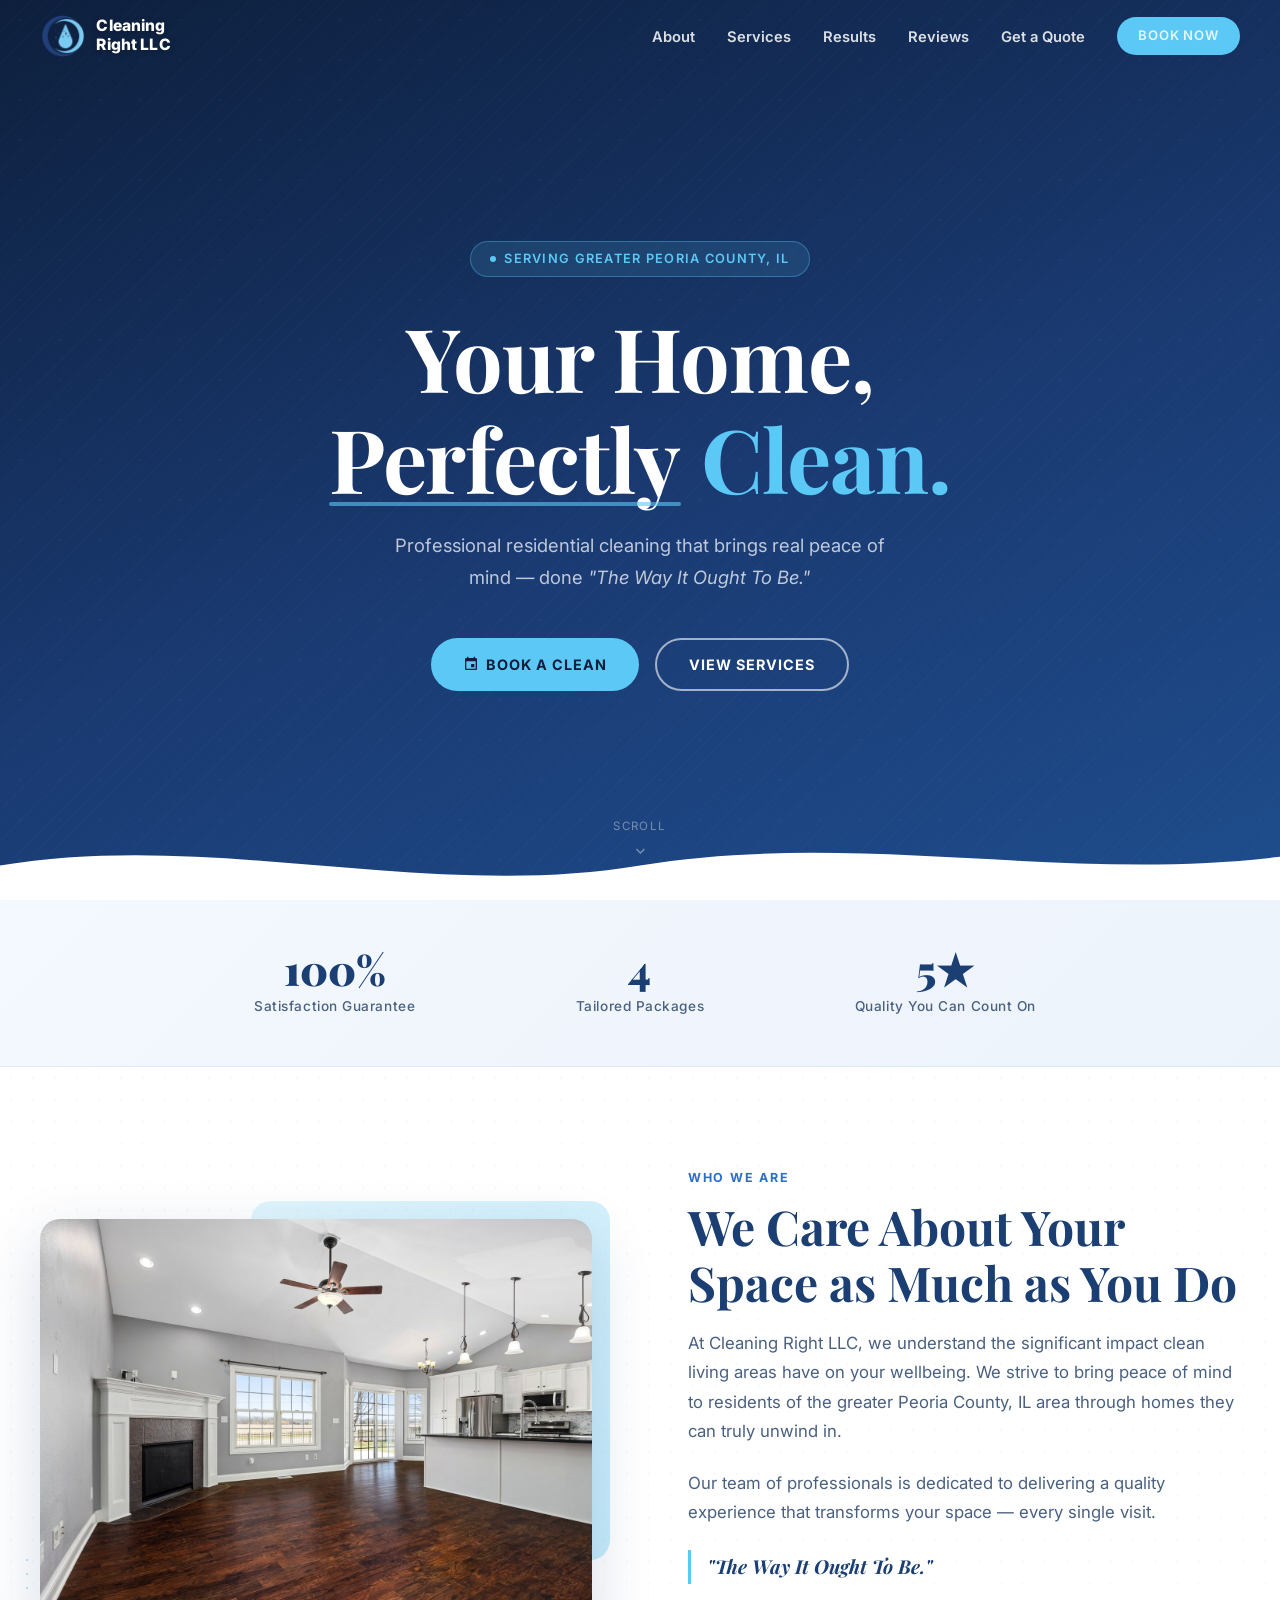
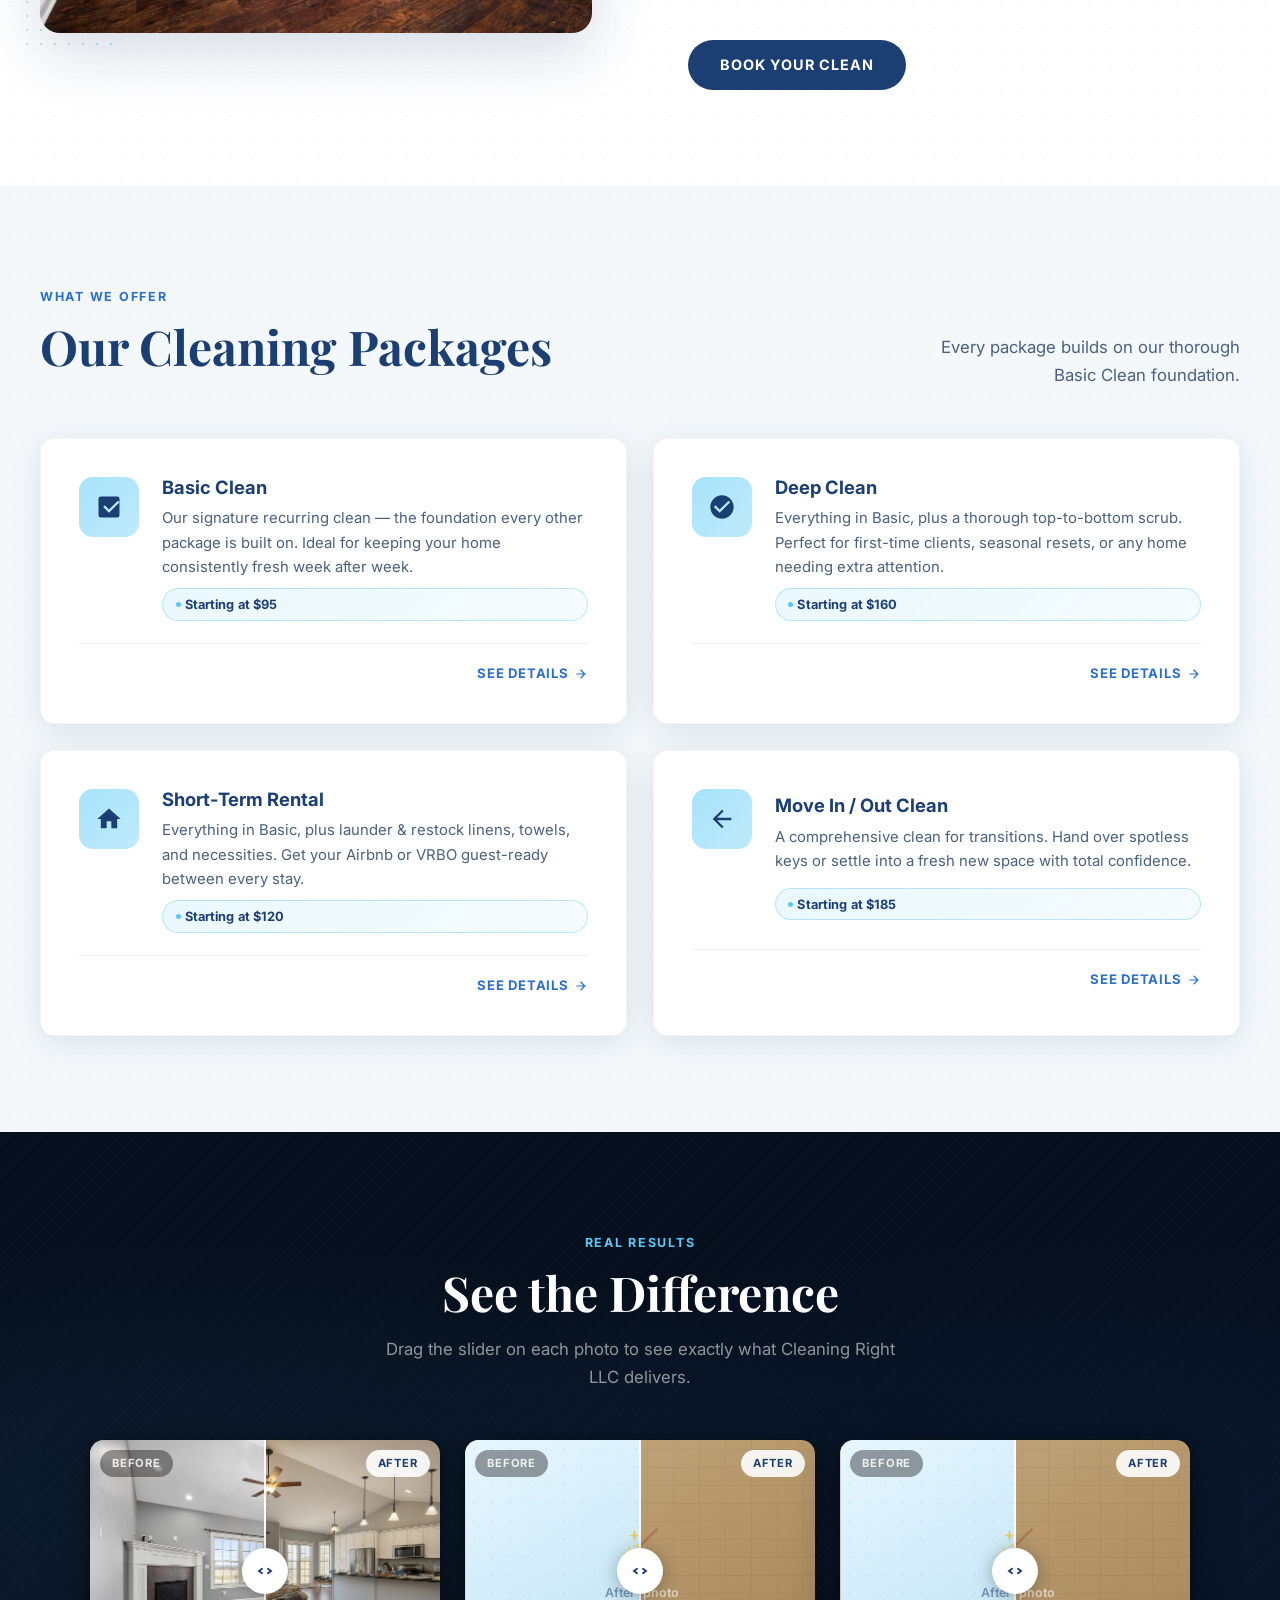
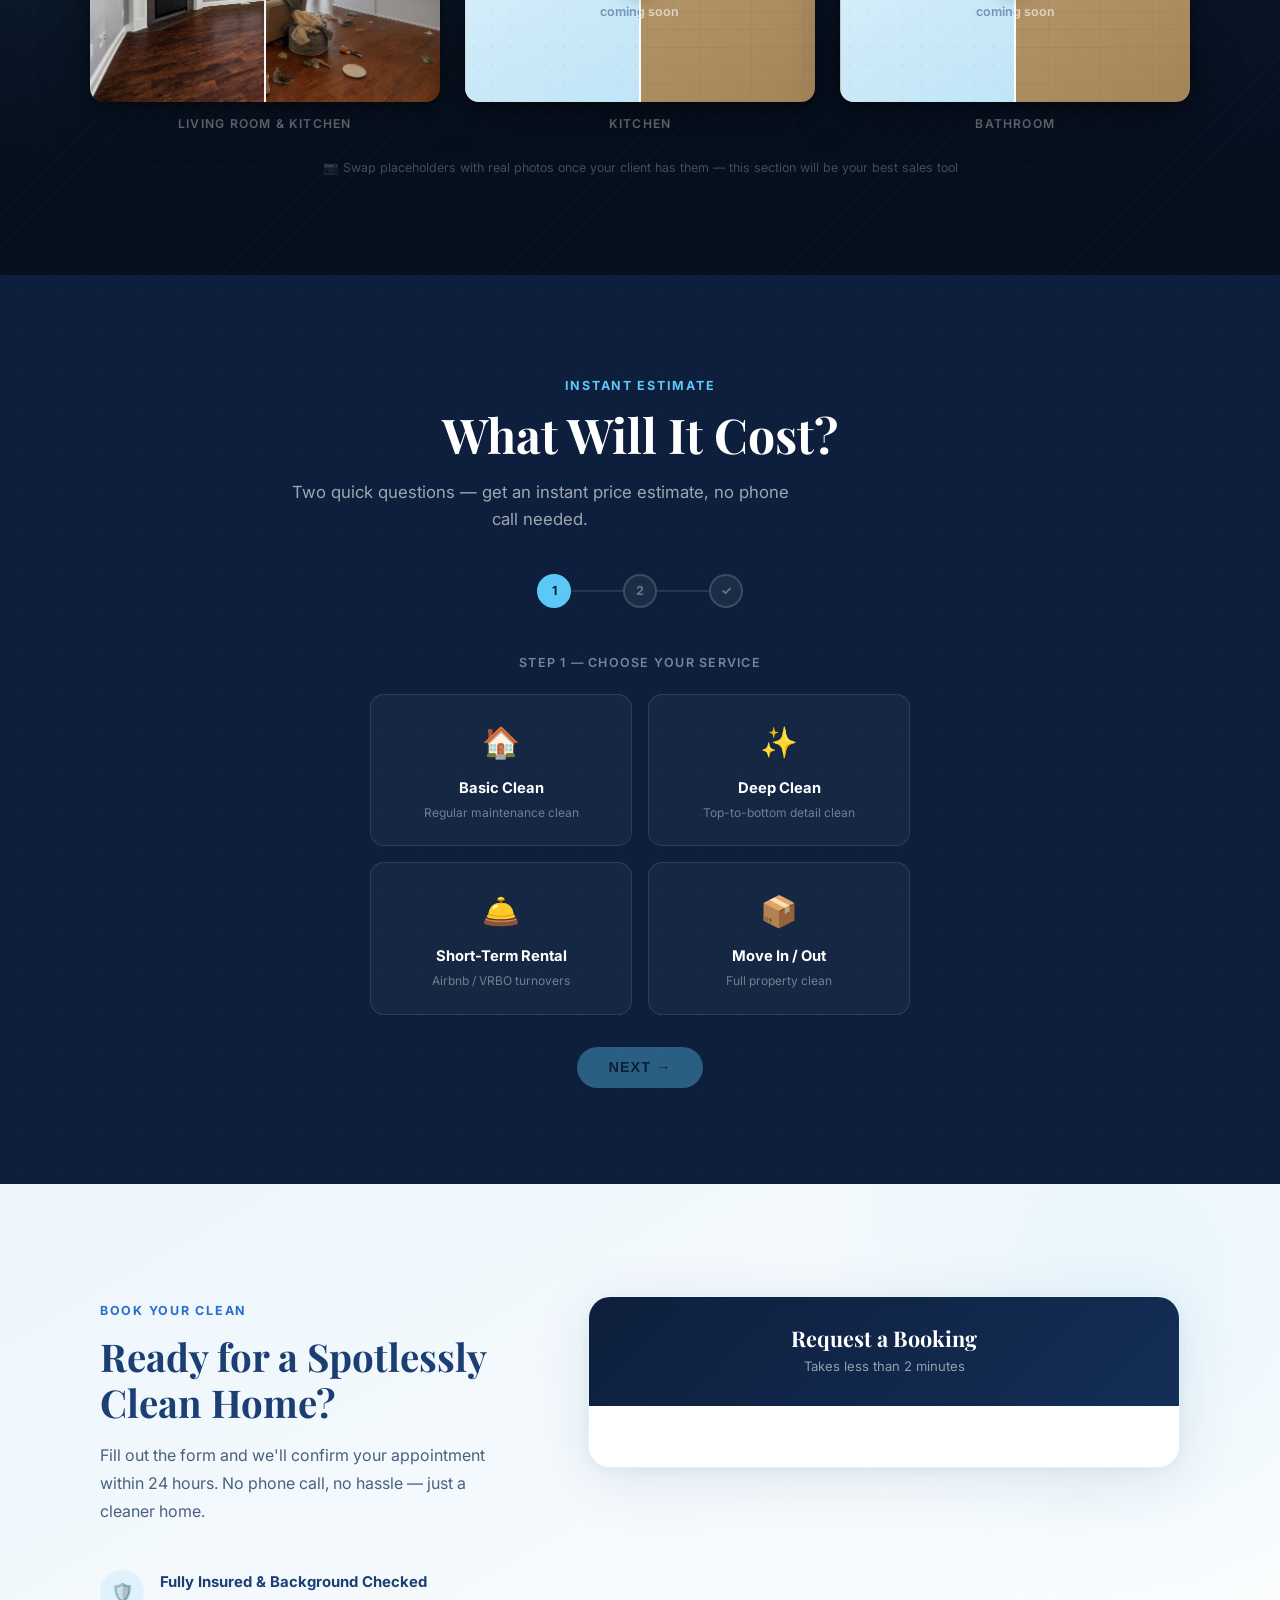
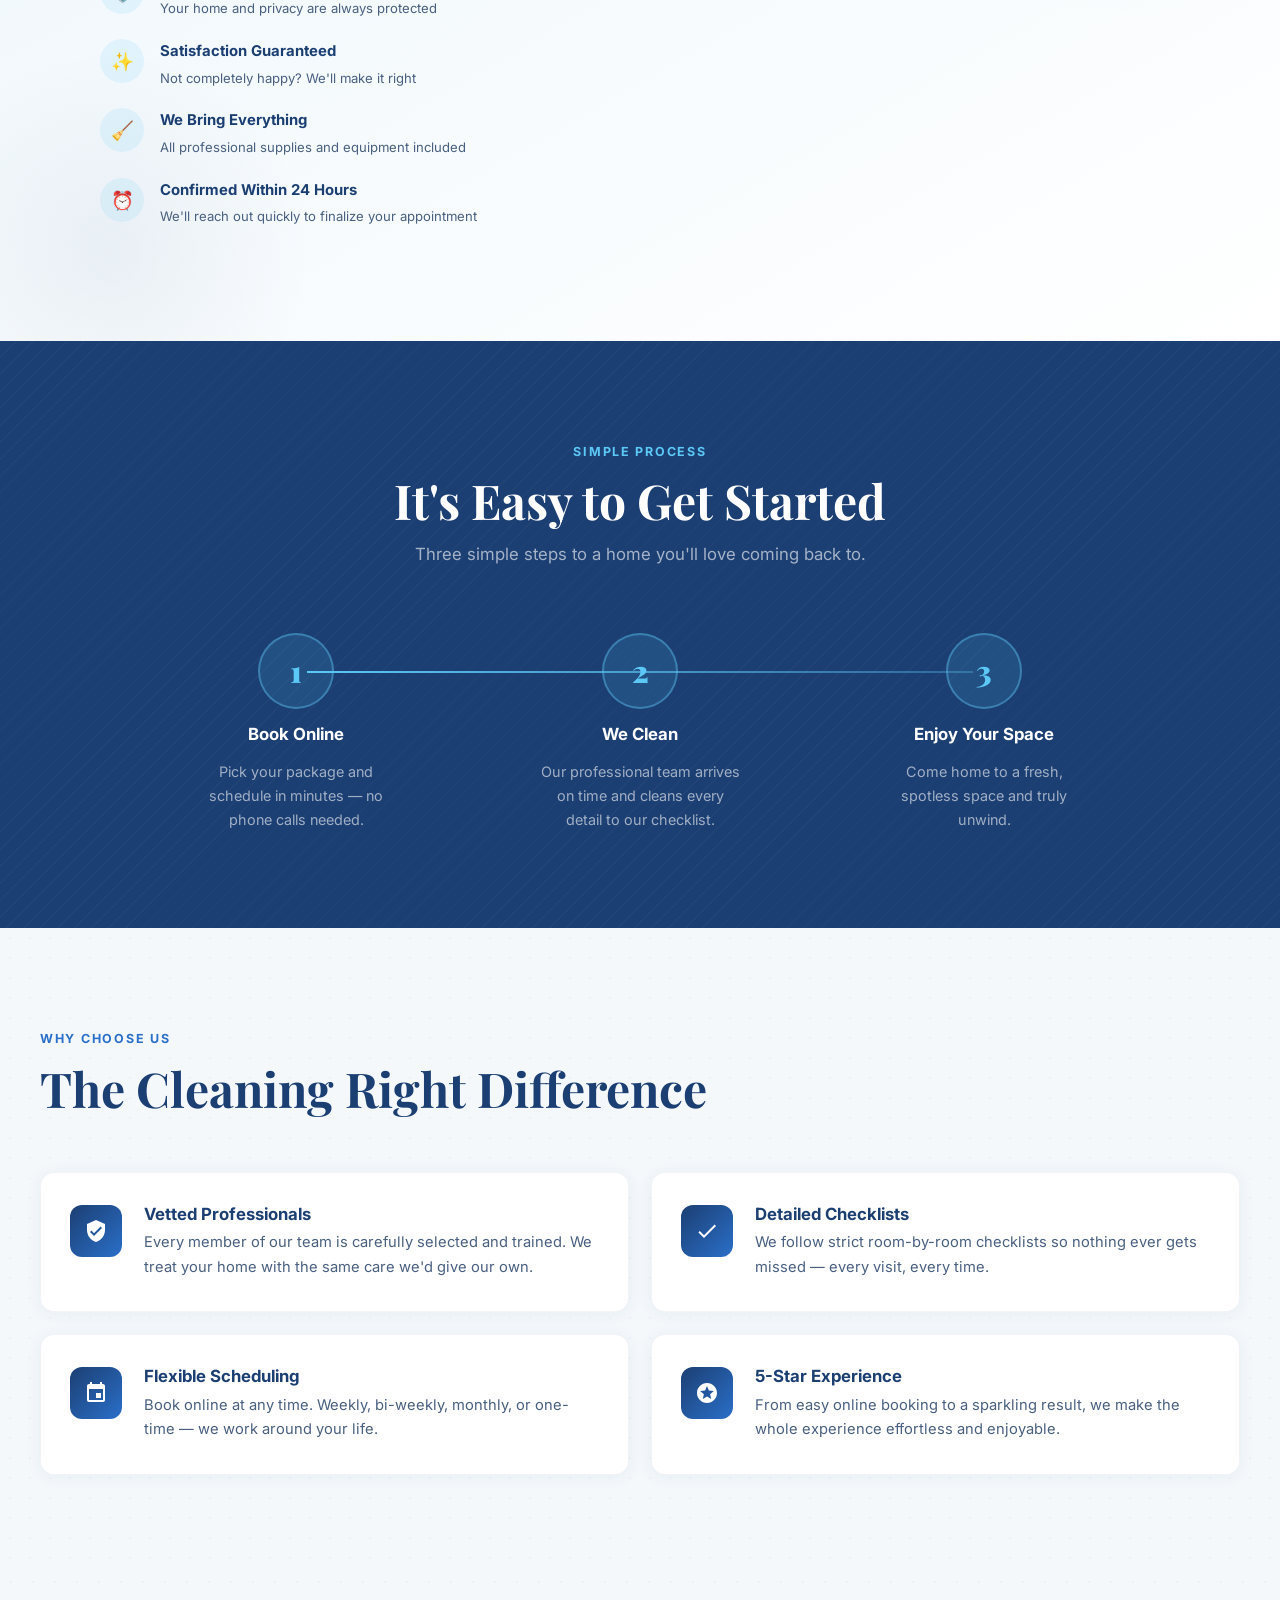
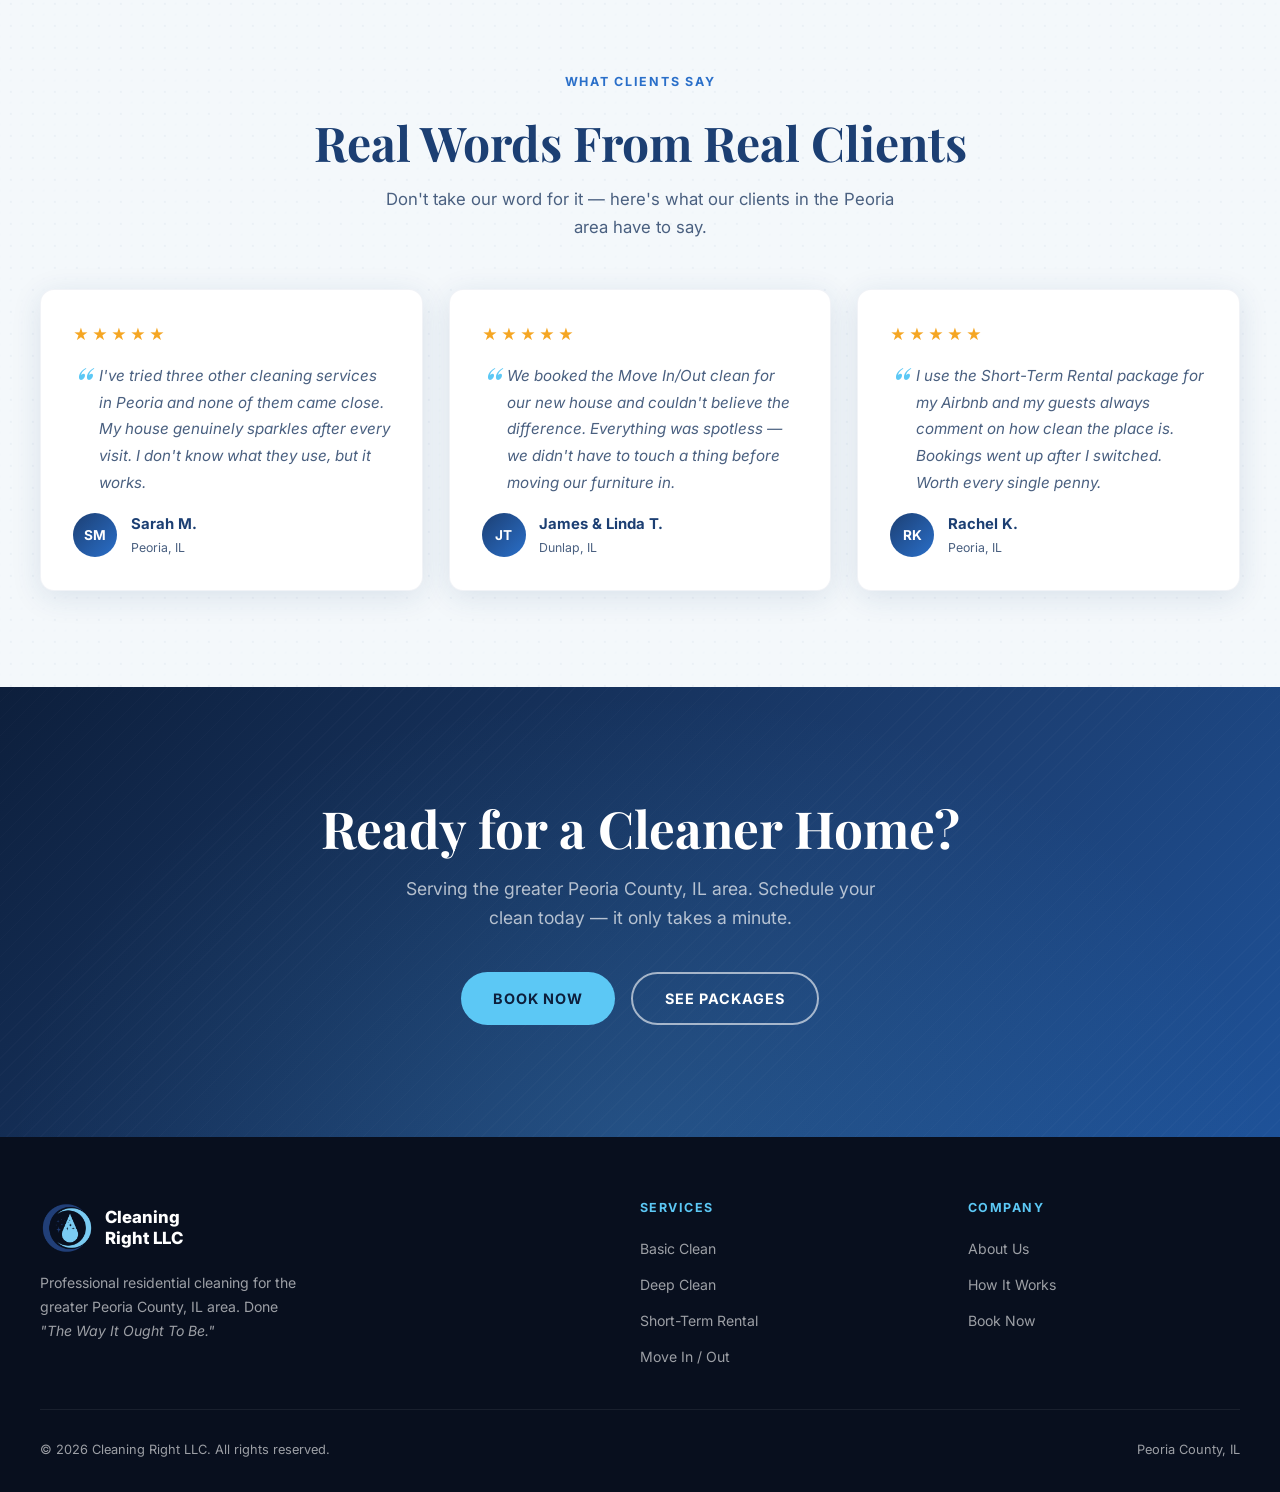
<file: index.html>
<!DOCTYPE html>
<html lang="en">
<head>
  <meta charset="UTF-8" />
  <meta name="viewport" content="width=device-width, initial-scale=1.0" />
  <meta name="description" content="Cleaning Right LLC — Professional home cleaning services in the greater Peoria County, IL area." />
  <title>Cleaning Right LLC | Peoria County, IL</title>
  <link rel="preconnect" href="https://fonts.googleapis.com">
  <link rel="preconnect" href="https://fonts.gstatic.com" crossorigin>
  <link href="https://fonts.googleapis.com/css2?family=Playfair+Display:ital,wght@0,700;0,900;1,700&family=Inter:wght@400;500;600;700&display=swap" rel="stylesheet">
  <style>
    /* ── RESET ── */
    *, *::before, *::after { box-sizing: border-box; margin: 0; padding: 0; }
    :root {
      --navy:      #1C3F73;
      --navy-dark: #0d1f3c;
      --navy-mid:  #142E57;
      --blue:      #2A6FC9;
      --sky:       #5CC8F5;
      --sky-light: #A8E4FA;
      --white:     #FFFFFF;
      --off-white: #F4F8FB;
      --text:      #1C2B3A;
      --muted:     #4A6080;
      --radius:    14px;
      --shadow:    0 6px 30px rgba(28,63,115,0.12);
    }
    html { scroll-behavior: smooth; }
    body { font-family: 'Inter', system-ui, sans-serif; color: var(--text); background: var(--white); line-height: 1.65; overflow-x: hidden; }
    img { display: block; max-width: 100%; }
    a   { text-decoration: none; color: inherit; }
    h1,h2,h3,h4 { font-weight: 700; line-height: 1.15; }

    /* ══════════════════════════════════════════════
       CINEMATIC INTRO — Netflix-style logo reveal
       ══════════════════════════════════════════════ */
    #intro {
      position: fixed; inset: 0; z-index: 9999;
      background: #050d1a;
      display: flex; flex-direction: column;
      align-items: center; justify-content: center;
      transition: opacity 0.85s cubic-bezier(0.4, 0, 1, 1),
                  transform 0.85s cubic-bezier(0.4, 0, 1, 1);
    }
    #intro.exit {
      opacity: 0;
      transform: scale(1.06);
      pointer-events: none;
    }

    /* ── White bloom flash that fires the moment the logo lands ── */
    #intro-flash {
      position: absolute; inset: 0;
      background: radial-gradient(circle at 50% 50%,
        rgba(255,255,255,0.92) 0%,
        rgba(92,200,245,0.55) 25%,
        transparent 65%);
      opacity: 0;
      pointer-events: none;
      animation: flashBloom 0.45s cubic-bezier(0.22, 1, 0.36, 1) 0.42s both;
    }
    @keyframes flashBloom {
      0%   { opacity: 0;    transform: scale(0.2); }
      35%  { opacity: 0.95; transform: scale(1.15); }
      100% { opacity: 0;    transform: scale(1.6); }
    }

    /* ── Persistent ambient glow that stays under the logo ── */
    #intro-glow {
      position: absolute;
      width: 560px; height: 560px;
      border-radius: 50%;
      background: radial-gradient(circle,
        rgba(92,200,245,0.28) 0%,
        rgba(28,63,115,0.18) 42%,
        transparent 70%);
      pointer-events: none;
      animation: ambientIn 1.2s ease-out 0.35s both;
    }
    @keyframes ambientIn {
      from { opacity: 0; transform: scale(0.3); }
      to   { opacity: 1; transform: scale(1); }
    }

    /* ── Logo wrap ── */
    .intro-logo-wrap {
      position: relative;
      z-index: 2;
      display: flex; align-items: center; justify-content: center;
    }

    /* ── Inline SVG — sized + persistent glow ── */
    #intro-svg-logo {
      width: 220px; height: 220px;
      overflow: visible; /* let glows bleed outside bounds */
      animation: svgGlow 1.0s ease-out 0.42s both;
    }
    @keyframes svgGlow {
      0%   { filter: drop-shadow(0 0 55px rgba(255,255,255,0.9))
                     drop-shadow(0 0 90px rgba(92,200,245,0.85)); }
      100% { filter: drop-shadow(0 0 18px rgba(92,200,245,0.4))
                     drop-shadow(0 0 40px rgba(92,200,245,0.12)); }
    }

    /* ── Every animated SVG part scales from its own center ── */
    #arc-left, #arc-right, #drop,
    #star-n1, #star-n2, #star-n3, #star-n4, #star-n5, #star-n6,
    #star-b1, #star-b2, #star-b3, #star-b4, #star-b5 {
      transform-box: fill-box;
      transform-origin: center;
    }

    /* ── The two outer arcs sweep in from their own centers ── */
    #arc-left  { animation: arcIn 0.5s cubic-bezier(0.16, 1.2, 0.3, 1) 0.0s  both; }
    #arc-right { animation: arcIn 0.5s cubic-bezier(0.16, 1.2, 0.3, 1) 0.08s both; }
    @keyframes arcIn {
      0%   { opacity: 0; transform: scale(0); }
      60%  { opacity: 1; transform: scale(1.09); }
      100% { transform: scale(1); }
    }

    /* ── Water drop grows from its tip downward ── */
    #drop {
      transform-origin: 50% 0%; /* top of bounding box = the sharp tip */
      animation: dropIn 0.45s cubic-bezier(0.16, 1.6, 0.3, 1) 0.18s both;
    }
    @keyframes dropIn {
      0%   { opacity: 0; transform: scaleY(0) scaleX(0.15); }
      55%  { opacity: 1; transform: scaleY(1.13) scaleX(1.06); }
      78%  { transform: scaleY(0.93) scaleX(1); }
      100% { transform: scaleY(1) scaleX(1); }
    }

    /* ── Stars pop in sequence — biggest first, scatter outward ── */
    #star-b2 { animation: starPop 0.35s cubic-bezier(0.34, 2.4, 0.64, 1) 0.40s both; } /* large sky   */
    #star-n1 { animation: starPop 0.35s cubic-bezier(0.34, 2.4, 0.64, 1) 0.48s both; } /* large navy  */
    #star-b1 { animation: starPop 0.32s cubic-bezier(0.34, 2.4, 0.64, 1) 0.54s both; } /* med sky     */
    #star-b3 { animation: starPop 0.32s cubic-bezier(0.34, 2.4, 0.64, 1) 0.60s both; } /* med sky     */
    #star-n2 { animation: starPop 0.32s cubic-bezier(0.34, 2.4, 0.64, 1) 0.66s both; } /* med navy    */
    #star-n5 { animation: starPop 0.30s cubic-bezier(0.34, 2.4, 0.64, 1) 0.72s both; } /* sm navy     */
    #star-n3 { animation: starPop 0.30s cubic-bezier(0.34, 2.4, 0.64, 1) 0.78s both; } /* sm navy     */
    #star-n6 { animation: starPop 0.30s cubic-bezier(0.34, 2.4, 0.64, 1) 0.82s both; } /* sm navy     */
    #star-b4 { animation: starPop 0.28s cubic-bezier(0.34, 2.4, 0.64, 1) 0.86s both; } /* tiny sky    */
    #star-b5 { animation: starPop 0.28s cubic-bezier(0.34, 2.4, 0.64, 1) 0.90s both; } /* tiny sky    */
    #star-n4 { animation: starPop 0.26s cubic-bezier(0.34, 2.4, 0.64, 1) 0.94s both; } /* tiny navy   */
    @keyframes starPop {
      0%   { opacity: 0; transform: scale(0); }
      58%  { opacity: 1; transform: scale(1.65); }
      100% { transform: scale(1); }
    }

    /* ── Shockwave rings burst outward at drop impact ── */
    .shockwave {
      position: absolute;
      inset: 0; margin: auto; /* centered over the SVG */
      width: 220px; height: 220px;
      border-radius: 50%;
      border: 2px solid rgba(92,200,245,0.9);
      pointer-events: none;
      animation: shockOut 0.85s cubic-bezier(0, 0.55, 0.4, 1) 0.40s both;
    }
    .shockwave.sw2 { animation-delay: 0.52s; border-color: rgba(92,200,245,0.55); border-width: 1.5px; }
    .shockwave.sw3 { animation-delay: 0.64s; border-color: rgba(92,200,245,0.28); border-width: 1px; }
    @keyframes shockOut {
      0%   { transform: scale(1);   opacity: 1; }
      100% { transform: scale(5);   opacity: 0; }
    }

    /* ── Brand name slams in with letter-spacing punch ── */
    .intro-name {
      position: relative; z-index: 2;
      color: var(--white);
      font-family: 'Inter', sans-serif;
      font-weight: 900;
      font-size: 1.75rem;
      letter-spacing: 0.2em;
      text-transform: uppercase;
      margin-top: 2.2rem;
      animation: nameSlam 0.5s cubic-bezier(0.22, 1, 0.36, 1) 1.1s both;
    }
    @keyframes nameSlam {
      0%   { opacity: 0; transform: translateY(28px) scaleY(0.75);
             letter-spacing: 0.55em; }
      65%  { opacity: 1; transform: translateY(-4px) scaleY(1.04); }
      100% { opacity: 1; transform: translateY(0) scaleY(1);
             letter-spacing: 0.2em; }
    }

    /* ── Tagline fades up ── */
    .intro-tag {
      position: relative; z-index: 2;
      color: var(--sky);
      font-family: 'Playfair Display', serif;
      font-style: italic;
      font-size: 1.05rem;
      margin-top: 0.55rem;
      animation: fadeSlideUp 0.6s ease 1.55s both;
    }

    /* ── Progress bar at bottom ── */
    .intro-bar {
      position: absolute; bottom: 0; left: 0;
      height: 3px;
      background: linear-gradient(90deg, var(--navy), var(--sky), rgba(255,255,255,0.8));
      animation: barGrow 2.4s cubic-bezier(0.4, 0, 0.6, 1) 0.1s both;
    }
    @keyframes barGrow {
      from { width: 0%; }
      to   { width: 100%; }
    }
    @keyframes fadeSlideUp {
      from { opacity: 0; transform: translateY(14px); }
      to   { opacity: 1; transform: translateY(0); }
    }

    /* ── NAV ── */
    .nav {
      position: fixed; top: 0; left: 0; right: 0;
      z-index: 100;
      padding: 0 2.5rem;
      height: 72px;
      display: flex; align-items: center; justify-content: space-between;
      transition: background 0.35s, box-shadow 0.35s;
    }
    .nav.scrolled { background: rgba(255,255,255,0.9); backdrop-filter: blur(16px); -webkit-backdrop-filter: blur(16px); box-shadow: 0 2px 20px rgba(28,63,115,0.1); }

    .nav-logo { display: flex; align-items: center; gap: 0.65rem; }
    .nav-logo img { height: 46px; width: 46px; object-fit: contain; border-radius: 50%; flex-shrink: 0; transition: box-shadow 0.3s; }
    .nav.scrolled .nav-logo img { box-shadow: 0 0 0 1.5px rgba(28,63,115,0.12); }
    .nav-brand { font-weight: 800; font-size: 0.98rem; line-height: 1.2; letter-spacing: 0.01em; transition: color 0.35s; }
    .nav.scrolled .nav-brand { color: var(--navy); }
    .nav:not(.scrolled) .nav-brand { color: var(--white); text-shadow: 0 1px 6px rgba(0,0,0,0.3); }

    .nav-links { display: flex; align-items: center; gap: 2rem; list-style: none; }
    .nav-links a { font-weight: 600; font-size: 0.92rem; transition: color 0.2s; }
    .nav.scrolled .nav-links a { color: var(--text); }
    .nav:not(.scrolled) .nav-links a { color: rgba(255,255,255,0.85); }
    .nav.scrolled .nav-links a:hover { color: var(--blue); }
    .nav:not(.scrolled) .nav-links a:hover { color: var(--white); }

    .nav-toggle { display: none; flex-direction: column; gap: 5px; background: none; border: none; cursor: pointer; padding: 4px; }
    .nav-toggle span { display: block; width: 26px; height: 2.5px; background: var(--white); border-radius: 2px; transition: background 0.3s; }
    .nav.scrolled .nav-toggle span { background: var(--navy); }

    /* ── BUTTONS ── */
    .btn { display: inline-flex; align-items: center; gap: 7px; padding: 0.8rem 2rem; border-radius: 50px; font-weight: 700; font-size: 0.9rem; letter-spacing: 0.07em; text-transform: uppercase; border: none; cursor: pointer; transition: transform 0.2s, box-shadow 0.2s, background 0.2s, color 0.2s; }
    .btn:hover { transform: translateY(-2px); }
    .btn-sky  { background: var(--sky);  color: var(--navy-dark); }
    .btn-sky:hover  { background: #4abee8; box-shadow: 0 8px 28px rgba(92,200,245,0.4); }
    .btn-white { background: var(--white); color: var(--navy); }
    .btn-white:hover { box-shadow: 0 8px 28px rgba(255,255,255,0.25); }
    .btn-outline-white { background: transparent; color: var(--white); border: 2px solid rgba(255,255,255,0.6); }
    .btn-outline-white:hover { background: rgba(255,255,255,0.1); border-color: var(--white); }
    .btn-navy { background: var(--navy); color: var(--white); }
    .btn-navy:hover { background: var(--navy-mid); box-shadow: 0 8px 28px rgba(28,63,115,0.3); }

    /* ── HERO ── */
    .hero {
      position: relative;
      min-height: 100vh;
      display: flex; flex-direction: column;
      align-items: center; justify-content: center;
      text-align: center;
      padding: 9rem 2rem 7rem;
      background:
        repeating-linear-gradient(-45deg, rgba(255,255,255,0.016) 0px, rgba(255,255,255,0.016) 1px, transparent 1px, transparent 11px),
        linear-gradient(160deg, var(--navy-dark) 0%, #1a3a72 55%, #1e4d8c 100%);
      overflow: hidden;
    }

    /* animated bubbles */
    .bubbles { position: absolute; inset: 0; pointer-events: none; overflow: hidden; }
    .bubble  {
      position: absolute; bottom: -120px; border-radius: 50%;
      background: radial-gradient(circle at 30% 30%, rgba(92,200,245,0.18), rgba(92,200,245,0.04));
      border: 1px solid rgba(92,200,245,0.12);
      animation: floatBubble linear infinite;
    }
    @keyframes floatBubble {
      0%   { transform: translateY(0) translateX(0) scale(1);    opacity: 0.7; }
      50%  { transform: translateY(-50vh) translateX(15px) scale(1.05); opacity: 0.5; }
      100% { transform: translateY(-110vh) translateX(-10px) scale(0.9); opacity: 0; }
    }

    /* mesh overlay */
    .hero-mesh {
      position: absolute; inset: 0; pointer-events: none;
      background-image: radial-gradient(rgba(92,200,245,0.06) 1px, transparent 1px);
      background-size: 40px 40px;
    }

    .hero-inner { position: relative; z-index: 2; max-width: 820px; }
    .hero-badge {
      display: inline-flex; align-items: center; gap: 8px;
      background: rgba(92,200,245,0.12);
      border: 1px solid rgba(92,200,245,0.35);
      color: var(--sky); padding: 0.4rem 1.2rem;
      border-radius: 50px; font-size: 0.8rem; font-weight: 600;
      letter-spacing: 0.1em; text-transform: uppercase; margin-bottom: 1.8rem;
    }
    .hero-badge::before { content:''; width:6px; height:6px; border-radius:50%; background:var(--sky); flex-shrink:0; }

    .hero h1 {
      font-family: 'Playfair Display', serif;
      font-size: clamp(3rem, 7vw, 5.5rem);
      color: var(--white);
      margin-bottom: 1.4rem;
      letter-spacing: -0.01em;
    }
    .hero h1 .sky { color: var(--sky); }
    .hero h1 .underline-sky {
      position: relative; display: inline-block;
    }
    .hero h1 .underline-sky::after {
      content: '';
      position: absolute; bottom: 2px; left: 0; right: 0;
      height: 4px; background: var(--sky);
      border-radius: 2px; opacity: 0.6;
    }

    .hero-sub {
      font-size: 1.15rem; color: rgba(255,255,255,0.72);
      max-width: 520px; margin: 0 auto 2.8rem;
      font-weight: 400; line-height: 1.7;
    }
    .hero-actions { display: flex; gap: 1rem; justify-content: center; flex-wrap: wrap; }

    .hero-scroll-hint {
      position: absolute; bottom: 2.5rem; left: 50%; transform: translateX(-50%);
      display: flex; flex-direction: column; align-items: center; gap: 6px;
      color: rgba(255,255,255,0.4); font-size: 0.72rem; letter-spacing: 0.12em;
      text-transform: uppercase; z-index: 2; animation: bounce 2s ease-in-out infinite;
    }
    .hero-scroll-hint svg { width: 18px; height: 18px; fill: currentColor; }
    @keyframes bounce { 0%,100%{transform:translateX(-50%) translateY(0)} 50%{transform:translateX(-50%) translateY(6px)} }

    .hero-wave { position: absolute; bottom: -1px; left: 0; width: 100%; z-index: 3; }

    /* ── STATS STRIP ── */
    .stats-strip {
      background: linear-gradient(135deg, #f4f8ff 0%, #edf3fb 100%);
      border-bottom: 1px solid rgba(28,63,115,0.08);
      padding: 2.5rem 2rem;
    }
    .stats-inner { max-width: 900px; margin: 0 auto; display: grid; grid-template-columns: repeat(3, 1fr); gap: 1rem; }
    .stat { text-align: center; padding: 0.5rem; }
    .stat-number { font-family: 'Playfair Display', serif; font-size: 2.6rem; font-weight: 900; color: var(--navy); line-height: 1; }
    .stat-label  { color: var(--muted); font-size: 0.85rem; font-weight: 500; margin-top: 0.35rem; letter-spacing: 0.04em; }

    /* ── REVEAL ANIMATION ── */
    .reveal { opacity: 0; transform: translateY(32px); transition: opacity 0.7s ease, transform 0.7s ease; }
    .reveal.in-view { opacity: 1; transform: translateY(0); }
    .reveal-delay-1 { transition-delay: 0.1s; }
    .reveal-delay-2 { transition-delay: 0.2s; }
    .reveal-delay-3 { transition-delay: 0.3s; }

    /* ── SECTION WRAPPERS ── */
    .section { padding: 6rem 2rem; }
    .section-inner { max-width: 1200px; margin: 0 auto; }
    .section-tag { display: inline-block; color: var(--blue); font-weight: 700; font-size: 0.78rem; letter-spacing: 0.14em; text-transform: uppercase; margin-bottom: 0.7rem; }
    .section-title { font-family: 'Playfair Display', serif; font-size: clamp(2rem, 4vw, 3rem); color: var(--navy); margin-bottom: 1rem; }
    .section-sub { color: var(--muted); font-size: 1.05rem; max-width: 520px; }

    /* ── ABOUT ── */
    .about {
      background-color: var(--white);
      background-image:
        radial-gradient(rgba(28,63,115,0.028) 1px, transparent 1px),
        radial-gradient(rgba(28,63,115,0.016) 1px, transparent 1px);
      background-size: 22px 22px, 11px 11px;
      background-position: 0 0, 5.5px 5.5px;
    }
    .about-grid { display: grid; grid-template-columns: 1fr 1fr; gap: 6rem; align-items: center; }
    .about-img-wrap { position: relative; }
    .about-img-wrap img { width: 100%; border-radius: 20px; box-shadow: 0 20px 60px rgba(28,63,115,0.18); aspect-ratio: 4/3; object-fit: cover; position: relative; z-index: 1; }
    .about-img-bg {
      position: absolute; inset: -18px -18px auto auto;
      width: 65%; padding-top: 65%;
      background: linear-gradient(135deg, var(--sky-light), var(--sky));
      border-radius: 20px;
      z-index: 0; opacity: 0.35;
    }
    .about-img-dots {
      position: absolute; bottom: -20px; left: -20px;
      width: 100px; height: 100px;
      background-image: radial-gradient(var(--sky) 1.5px, transparent 1.5px);
      background-size: 14px 14px;
      z-index: 0; opacity: 0.45;
    }
    .about-content .section-title { margin-bottom: 1.2rem; }
    .about-content p { color: var(--muted); font-size: 1.05rem; margin-bottom: 1.4rem; line-height: 1.75; }
    .about-tagline { font-family: 'Playfair Display', serif; font-style: italic; font-size: 1.2rem !important; color: var(--navy) !important; font-weight: 700; border-left: 3px solid var(--sky); padding-left: 1rem; }

    /* ── SERVICES ── */
    .services {
      background-color: var(--off-white);
      background-image: radial-gradient(rgba(28,63,115,0.03) 1px, transparent 1px);
      background-size: 20px 20px;
    }
    .services-header { display: flex; justify-content: space-between; align-items: flex-end; margin-bottom: 3rem; flex-wrap: wrap; gap: 1rem; }
    .services-grid { display: grid; grid-template-columns: repeat(2, 1fr); gap: 1.6rem; }

    .service-card {
      background: var(--white);
      border-radius: var(--radius);
      box-shadow: var(--shadow);
      padding: 2.4rem;
      display: grid;
      grid-template-columns: 60px 1fr;
      gap: 0 1.4rem;
      align-items: start;
      transition: transform 0.28s, box-shadow 0.28s;
      border: 1px solid rgba(28,63,115,0.06);
      position: relative;
      overflow: hidden;
    }
    .service-card::before {
      content: '';
      position: absolute; top: 0; left: 0; right: 0; height: 4px;
      background: linear-gradient(90deg, var(--navy), var(--sky));
      transform: scaleX(0); transform-origin: left;
      transition: transform 0.35s ease;
    }
    .service-card:hover { transform: translateY(-7px); box-shadow: 0 18px 50px rgba(28,63,115,0.16); }
    .service-card:hover::before { transform: scaleX(1); }

    .service-icon-wrap {
      width: 60px; height: 60px;
      background: linear-gradient(135deg, var(--sky-light), rgba(92,200,245,0.4));
      border-radius: 14px;
      display: flex; align-items: center; justify-content: center;
      grid-row: span 2;
    }
    .service-icon-wrap svg { width: 28px; height: 28px; fill: var(--navy); }

    .service-card h3 { font-size: 1.15rem; color: var(--navy); margin-bottom: 0.5rem; align-self: end; }
    .service-card p  { color: var(--muted); font-size: 0.93rem; line-height: 1.65; grid-column: 2; }
    .service-card-footer { grid-column: 1 / -1; display: flex; justify-content: flex-end; margin-top: 1.4rem; padding-top: 1.2rem; border-top: 1px solid rgba(28,63,115,0.07); }
    .service-link { display: inline-flex; align-items: center; gap: 5px; color: var(--blue); font-weight: 700; font-size: 0.82rem; letter-spacing: 0.06em; text-transform: uppercase; transition: gap 0.2s; }
    .service-link svg { width: 14px; height: 14px; fill: var(--blue); }
    .service-link:hover { gap: 9px; }

    /* ══════════════════════════════════════════
       BOOKING SECTION
    ══════════════════════════════════════════ */
    .booking-section {
      background: linear-gradient(150deg, #edf6fc 0%, #f5fafd 45%, #ffffff 100%);
      padding: 7rem 2rem;
      position: relative;
      overflow: hidden;
    }
    /* Soft decorative orbs */
    .booking-section::before {
      content: '';
      position: absolute;
      width: 650px; height: 650px; border-radius: 50%;
      background: radial-gradient(circle, rgba(92,200,245,0.09) 0%, transparent 68%);
      top: -200px; right: -180px; pointer-events: none;
    }
    .booking-section::after {
      content: '';
      position: absolute;
      width: 420px; height: 420px; border-radius: 50%;
      background: radial-gradient(circle, rgba(28,63,115,0.06) 0%, transparent 68%);
      bottom: -120px; left: -100px; pointer-events: none;
    }
    .booking-inner {
      max-width: 1080px;
      margin: 0 auto;
      display: grid;
      grid-template-columns: 1fr 1.45fr;
      gap: 5rem;
      align-items: start;
      position: relative; z-index: 1;
    }
    /* ── Left: copy + trust ── */
    .booking-left {}
    .booking-headline {
      font-family: 'Playfair Display', serif;
      font-size: clamp(1.9rem, 3vw, 2.7rem);
      color: var(--navy);
      line-height: 1.2;
      margin-bottom: 1rem;
    }
    .booking-sub {
      color: var(--muted);
      font-size: 1rem;
      line-height: 1.75;
      margin-bottom: 2.8rem;
    }
    .booking-trust { display: flex; flex-direction: column; gap: 1.15rem; }
    .trust-row     { display: flex; align-items: flex-start; gap: 1rem; }
    .trust-icon {
      width: 44px; height: 44px; border-radius: 50%; flex-shrink: 0;
      background: rgba(92,200,245,0.13);
      display: flex; align-items: center; justify-content: center;
      font-size: 1.15rem;
    }
    .trust-text strong {
      display: block; color: var(--navy);
      font-weight: 700; font-size: 0.93rem;
    }
    .trust-text span { color: var(--muted); font-size: 0.82rem; }

    /* ── Right: form card ── */
    .booking-card {
      background: var(--white);
      border-radius: 22px;
      box-shadow: 0 12px 60px rgba(28,63,115,0.10), 0 2px 12px rgba(28,63,115,0.06);
      border: 1px solid rgba(92,200,245,0.18);
      overflow: hidden;
    }
    .booking-card-header {
      background: linear-gradient(135deg, var(--navy-dark) 0%, var(--navy-mid) 100%);
      padding: 1.8rem 2rem;
      text-align: center;
    }
    .booking-card-header h3 {
      font-family: 'Playfair Display', serif;
      color: var(--white);
      font-size: 1.35rem;
      margin-bottom: 0.3rem;
    }
    .booking-card-header p {
      color: rgba(255,255,255,0.55);
      font-size: 0.82rem;
    }
    .booking-card-body {
      padding: 1.8rem 2rem 2rem;
    }
    /* keep Jobber iframe from overflowing */
    .booking-card-body iframe,
    #54c10acd-064c-437a-b4e8-c0a1b3b11328-4740297 iframe {
      max-width: 100% !important;
    }

    @media (max-width: 860px) {
      .booking-inner {
        grid-template-columns: 1fr;
        gap: 3rem;
      }
      .booking-section { padding: 4.5rem 1.25rem; }
      .booking-card-body { padding: 1.25rem; }
    }

    /* ── HOW IT WORKS ── */
    .how {
      background-color: var(--navy);
      background-image: repeating-linear-gradient(-45deg, rgba(255,255,255,0.022) 0px, rgba(255,255,255,0.022) 1px, transparent 1px, transparent 12px);
      padding: 6rem 2rem;
    }
    .how-inner { max-width: 1000px; margin: 0 auto; text-align: center; }
    .how .section-title { color: var(--white); margin-bottom: 0.8rem; }
    .how .section-sub   { color: rgba(255,255,255,0.6); margin: 0 auto 4rem; }

    .steps { display: grid; grid-template-columns: repeat(3, 1fr); gap: 2rem; position: relative; }
    .steps::before {
      content: '';
      position: absolute; top: 38px; left: calc(100%/6); right: calc(100%/6);
      height: 2px;
      background: linear-gradient(90deg, var(--sky) 0%, rgba(92,200,245,0.3) 100%);
      pointer-events: none;
    }
    .step { display: flex; flex-direction: column; align-items: center; gap: 1rem; }
    .step-num {
      width: 76px; height: 76px; border-radius: 50%;
      background: rgba(92,200,245,0.12);
      border: 2px solid rgba(92,200,245,0.4);
      display: flex; align-items: center; justify-content: center;
      font-family: 'Playfair Display', serif;
      font-size: 1.9rem; font-weight: 900;
      color: var(--sky);
      position: relative; z-index: 1;
      transition: background 0.3s, transform 0.3s;
    }
    .step:hover .step-num { background: rgba(92,200,245,0.22); transform: scale(1.06); }
    .step h3 { color: var(--white); font-size: 1.05rem; }
    .step p  { color: rgba(255,255,255,0.58); font-size: 0.9rem; max-width: 200px; }

    /* ── WHY US ── */
    .why {
      background-color: var(--off-white);
      background-image: radial-gradient(rgba(28,63,115,0.03) 1px, transparent 1px);
      background-size: 20px 20px;
    }
    .why-grid { display: grid; grid-template-columns: repeat(2, 1fr); gap: 1.4rem; margin-top: 3.5rem; }
    .why-card {
      background: var(--white);
      border-radius: var(--radius);
      padding: 2rem 2rem 2rem 1.8rem;
      display: flex; gap: 1.4rem; align-items: flex-start;
      border: 1px solid rgba(28,63,115,0.06);
      box-shadow: 0 2px 16px rgba(28,63,115,0.06);
      transition: transform 0.25s, box-shadow 0.25s;
    }
    .why-card:hover { transform: translateY(-4px); box-shadow: 0 10px 30px rgba(28,63,115,0.11); }
    .why-icon {
      flex-shrink: 0;
      width: 52px; height: 52px;
      background: linear-gradient(135deg, var(--navy), var(--blue));
      border-radius: 12px;
      display: flex; align-items: center; justify-content: center;
    }
    .why-icon svg { width: 24px; height: 24px; fill: var(--white); }
    .why-card h3 { color: var(--navy); font-size: 1.05rem; margin-bottom: 0.4rem; }
    .why-card p  { color: var(--muted); font-size: 0.92rem; line-height: 1.65; }

    /* ── CTA BANNER ── */
    .cta-banner {
      padding: 7rem 2rem;
      background:
        repeating-linear-gradient(-45deg, rgba(255,255,255,0.015) 0px, rgba(255,255,255,0.015) 1px, transparent 1px, transparent 12px),
        linear-gradient(135deg, var(--navy-dark) 0%, var(--navy) 60%, #1e5299 100%);
      text-align: center; position: relative; overflow: hidden;
    }
    .cta-banner::before {
      content: '';
      position: absolute; inset: 0;
      background: radial-gradient(ellipse at center bottom, rgba(92,200,245,0.12) 0%, transparent 70%);
    }
    .cta-inner { position: relative; z-index: 1; }
    .cta-banner h2 { font-family: 'Playfair Display', serif; font-size: clamp(2rem,4.5vw,3.2rem); color: var(--white); margin-bottom: 1rem; }
    .cta-banner p  { color: rgba(255,255,255,0.68); font-size: 1.1rem; margin-bottom: 2.5rem; max-width: 480px; margin-left: auto; margin-right: auto; }
    .cta-actions { display: flex; gap: 1rem; justify-content: center; flex-wrap: wrap; }

    /* ── FOOTER ── */
    .footer { background: #080f1e; color: rgba(255,255,255,0.6); padding: 4rem 2rem 2rem; }
    .footer-inner { max-width: 1200px; margin: 0 auto; display: grid; grid-template-columns: 2fr 1fr 1fr; gap: 3.5rem; padding-bottom: 2.5rem; border-bottom: 1px solid rgba(255,255,255,0.07); }
    .footer-brand-row { display: flex; align-items: center; gap: 0.7rem; margin-bottom: 1rem; }
    .footer-brand-row img { height: 54px; width: 54px; object-fit: contain; border-radius: 50%; flex-shrink: 0; }
    .footer-brand-row span { color: var(--white); font-weight: 800; font-size: 1.05rem; line-height: 1.25; }
    .footer-brand p { font-size: 0.88rem; max-width: 270px; line-height: 1.7; }
    .footer-col h4 { color: var(--sky); font-size: 0.78rem; letter-spacing: 0.12em; text-transform: uppercase; margin-bottom: 1.2rem; }
    .footer-links { list-style: none; display: flex; flex-direction: column; gap: 0.6rem; }
    .footer-links a { font-size: 0.88rem; transition: color 0.2s; }
    .footer-links a:hover { color: var(--white); }
    .footer-bottom { max-width: 1200px; margin: 1.8rem auto 0; display: flex; justify-content: space-between; font-size: 0.8rem; flex-wrap: wrap; gap: 0.5rem; }

    /* ── RESPONSIVE ── */
    @media (max-width: 960px) {
      .section { padding: 4.5rem 1.8rem; }
      .how     { padding: 4.5rem 1.8rem; }
      .about-grid    { grid-template-columns: 1fr; gap: 3rem; }
      .about-img-bg  { display: none; }
      .about-img-dots{ display: none; }
      .services-grid { grid-template-columns: 1fr; }
      .why-grid      { grid-template-columns: 1fr; }
      .footer-inner  { grid-template-columns: 1fr 1fr; }
      .footer-brand  { grid-column: 1 / -1; }
    }

    @media (max-width: 640px) {
      /* Nav mobile */
      .nav { padding: 0 1.25rem; }
      .nav-toggle { display: flex; }
      .nav-links {
        display: none;
        position: absolute; top: 72px; left: 0; right: 0;
        background: var(--white);
        flex-direction: column;
        padding: 1.2rem 1.5rem 1.5rem;
        gap: 0;
        box-shadow: 0 12px 30px rgba(0,0,0,0.13);
      }
      .nav-links.open { display: flex; }
      .nav-links li { border-bottom: 1px solid rgba(28,63,115,0.07); }
      .nav-links li:last-child { border-bottom: none; padding-top: 0.8rem; }
      .nav-links a { color: var(--text) !important; font-size: 1rem; display: block; padding: 0.75rem 0; }
      /* Force nav solid when menu is open */
      .nav.menu-open { background: var(--white) !important; box-shadow: 0 2px 20px rgba(28,63,115,0.1); }
      .nav.menu-open .nav-logo img { filter: none !important; }
      .nav.menu-open .nav-toggle span { background: var(--navy) !important; }

      /* Section padding */
      .section     { padding: 3.5rem 1.25rem; }
      .how         { padding: 3.5rem 1.25rem; }
      .cta-banner  { padding: 4rem 1.25rem; }
      .stats-strip { padding: 1.8rem 1.25rem; }
      .footer      { padding: 3rem 1.25rem 1.5rem; }

      /* Hero */
      .hero { padding: 6.5rem 1.25rem 5rem; }
      .hero-badge { font-size: 0.72rem; padding: 0.32rem 0.9rem; }
      .hero-sub   { font-size: 1rem; margin-bottom: 2rem; }
      .hero-actions { flex-direction: column; align-items: stretch; gap: 0.75rem; }
      .hero-actions .btn { justify-content: center; width: 100%; }
      .hero-scroll-hint { display: none; }

      /* Stats: keep 3-col but scale down */
      .stats-inner { grid-template-columns: repeat(3, 1fr); gap: 0.4rem; }
      .stat-number { font-size: 1.8rem; }
      .stat-label  { font-size: 0.72rem; }

      /* About */
      .about-img-wrap img { aspect-ratio: 3/2; border-radius: 14px; }
      .about-tagline { font-size: 1rem !important; }

      /* Services */
      .services-header { flex-direction: column; align-items: flex-start; }
      .services-header .section-sub { text-align: left !important; max-width: 100%; }
      .service-card { grid-template-columns: 48px 1fr; gap: 0 1rem; padding: 1.6rem; }
      .service-icon-wrap { width: 48px; height: 48px; border-radius: 11px; }
      .service-icon-wrap svg { width: 22px; height: 22px; }
      .service-card-footer { margin-top: 1rem; padding-top: 1rem; }

      /* How it works */
      .steps { grid-template-columns: 1fr; gap: 1.8rem; }
      .steps::before { display: none; }
      .step-num { width: 62px; height: 62px; font-size: 1.6rem; }
      .how-inner .section-sub { margin-bottom: 2.5rem; }

      /* Why */
      .why-card { padding: 1.35rem; gap: 1rem; }
      .why-icon { width: 44px; height: 44px; border-radius: 10px; flex-shrink: 0; }
      .why-icon svg { width: 20px; height: 20px; }

      /* CTA */
      .cta-actions { flex-direction: column; align-items: stretch; gap: 0.75rem; }
      .cta-actions .btn { justify-content: center; width: 100%; }

      /* Footer */
      .footer-inner { grid-template-columns: 1fr; gap: 2rem; }
      .footer-bottom { flex-direction: column; align-items: center; text-align: center; gap: 0.3rem; }

      /* Intro */
      .intro-logo-wrap img { width: 118px; height: 118px; }
      .intro-name { font-size: 1.2rem; }
      .intro-tag  { font-size: 0.88rem; }
    }

    /* ══════════════════════════════════════════
       BEFORE / AFTER SLIDERS
    ══════════════════════════════════════════ */
    .ba-section {
      background-color: #060f1e;
      background-image:
        repeating-linear-gradient(-45deg, rgba(255,255,255,0.016) 0px, rgba(255,255,255,0.016) 1px, transparent 1px, transparent 11px);
      padding: 6rem 2rem;
      position: relative; overflow: hidden;
    }
    .ba-section::before {
      content: '';
      position: absolute; inset: 0;
      background:
        radial-gradient(ellipse at 15% 50%, rgba(92,200,245,0.08) 0%, transparent 50%),
        radial-gradient(ellipse at 85% 50%, rgba(28,63,115,0.18) 0%, transparent 50%);
      pointer-events: none;
    }
    .ba-inner { max-width: 1100px; margin: 0 auto; position: relative; z-index: 1; text-align: center; }
    .ba-inner .section-title { color: var(--white); }
    .ba-inner .section-sub   { color: rgba(255,255,255,0.55); margin: 0 auto 3rem; }

    .ba-grid {
      display: grid; grid-template-columns: repeat(3,1fr); gap: 1.6rem;
    }
    .ba-item { display: flex; flex-direction: column; gap: 0.75rem; }
    .ba-room-tag {
      color: rgba(255,255,255,0.4);
      font-size: 0.76rem; font-weight: 600; letter-spacing: 0.1em; text-transform: uppercase;
    }

    /* Slider core */
    .ba-slider {
      --pos: 50%;
      position: relative; aspect-ratio: 4/3;
      overflow: hidden; border-radius: 14px;
      cursor: col-resize; user-select: none;
      box-shadow: 0 10px 48px rgba(0,0,0,0.45), 0 2px 8px rgba(0,0,0,0.3);
    }
    .ba-before, .ba-after { position: absolute; inset: 0; }
    .ba-after { clip-path: inset(0 calc(100% - var(--pos)) 0 0); }
    .ba-line {
      position: absolute; top: 0; bottom: 0; left: var(--pos); width: 2px;
      background: rgba(255,255,255,0.95); transform: translateX(-50%);
      z-index: 10; pointer-events: none;
    }
    .ba-handle {
      position: absolute; top: 50%; left: var(--pos);
      transform: translate(-50%,-50%);
      width: 46px; height: 46px; border-radius: 50%;
      background: white; box-shadow: 0 2px 18px rgba(0,0,0,0.3);
      display: flex; align-items: center; justify-content: center;
      z-index: 11; pointer-events: none; color: var(--navy);
    }
    .ba-range {
      position: absolute; inset: 0; opacity: 0;
      width: 100%; height: 100%; cursor: col-resize;
      z-index: 20; margin: 0;
      -webkit-appearance: none; appearance: none;
    }

    /* Placeholder skins */
    .ba-ph {
      width: 100%; height: 100%;
      display: flex; flex-direction: column;
      align-items: center; justify-content: center;
      gap: 0.7rem;
    }
    .ba-ph-before {
      background:
        repeating-linear-gradient(0deg, rgba(0,0,0,0.04) 0px, rgba(0,0,0,0.04) 1px, transparent 1px, transparent 18px),
        repeating-linear-gradient(90deg, rgba(0,0,0,0.03) 0px, rgba(0,0,0,0.03) 1px, transparent 1px, transparent 26px),
        linear-gradient(150deg, #c6aa82 0%, #b5966a 50%, #a48559 100%);
    }
    .ba-ph-after {
      background:
        radial-gradient(rgba(92,200,245,0.18) 1px, transparent 1px),
        linear-gradient(150deg, #e8f7ff 0%, #cce9f8 50%, #b8e2f6 100%);
      background-size: 18px 18px, auto;
    }
    .ba-ph-icon { font-size: 2rem; opacity: 0.55; }
    .ba-ph-text {
      font-size: 0.78rem; font-weight: 600; text-align: center;
      line-height: 1.5; padding: 0 1rem;
    }
    .ba-ph-before .ba-ph-text { color: rgba(255,255,255,0.6); }
    .ba-ph-after  .ba-ph-text { color: rgba(28,63,115,0.5); }

    /* Labels */
    .ba-badges {
      position: absolute; top: 10px; left: 10px; right: 10px;
      display: flex; justify-content: space-between;
      z-index: 12; pointer-events: none;
    }
    .ba-badge {
      padding: 0.28rem 0.75rem; border-radius: 50px;
      font-size: 0.7rem; font-weight: 700; letter-spacing: 0.07em; text-transform: uppercase;
    }
    .ba-badge-before { background: rgba(0,0,0,0.38); color: rgba(255,255,255,0.85); }
    .ba-badge-after  { background: rgba(255,255,255,0.9); color: var(--navy); }

    .ba-hint { color: rgba(255,255,255,0.25); font-size: 0.78rem; margin-top: 1.5rem; }

    @media (max-width: 860px) {
      .ba-grid { grid-template-columns: 1fr; }
      .ba-section { padding: 4rem 1.25rem; }
    }
    @media (min-width: 540px) and (max-width: 860px) {
      .ba-grid { grid-template-columns: repeat(2,1fr); }
    }

    /* Very small screens */
    @media (max-width: 380px) {
      .hero h1 { font-size: 2.4rem; }
      .stat-number { font-size: 1.5rem; }
      .stat-label  { font-size: 0.65rem; }
    }

    /* ══════════════════════════════════════════
       QUOTE CALCULATOR
    ══════════════════════════════════════════ */
    .quote-section {
      background: var(--navy-dark);
      padding: 6rem 2rem;
      position: relative;
      overflow: hidden;
    }
    .quote-section::before {
      content: '';
      position: absolute; inset: 0;
      background-image: radial-gradient(rgba(92,200,245,0.05) 1px, transparent 1px);
      background-size: 40px 40px;
      pointer-events: none;
    }
    .quote-inner {
      max-width: 720px;
      margin: 0 auto;
      position: relative; z-index: 1;
      text-align: center;
    }
    .quote-inner .section-title { color: var(--white); }
    .quote-inner .section-sub   { color: rgba(255,255,255,0.6); margin-bottom: 2.5rem; }

    /* Step indicator */
    .qc-indicator {
      display: flex; align-items: center; justify-content: center;
      gap: 0; margin-bottom: 2.8rem;
    }
    .qc-dot {
      width: 34px; height: 34px; border-radius: 50%;
      border: 2px solid rgba(255,255,255,0.15);
      background: rgba(255,255,255,0.06);
      color: rgba(255,255,255,0.35);
      font-size: 0.78rem; font-weight: 700;
      display: flex; align-items: center; justify-content: center;
      transition: all 0.35s;
    }
    .qc-dot.active { background: var(--sky); border-color: var(--sky); color: var(--navy-dark); }
    .qc-dot.done   { background: rgba(92,200,245,0.18); border-color: var(--sky); color: var(--sky); }
    .qc-line {
      width: 52px; height: 2px;
      background: rgba(255,255,255,0.1);
      transition: background 0.35s;
    }
    .qc-line.done { background: var(--sky); }

    /* Panels */
    .qc-panel { display: none; }
    .qc-panel.active { display: block; animation: panelIn 0.32s ease both; }
    @keyframes panelIn {
      from { opacity: 0; transform: translateY(14px); }
      to   { opacity: 1; transform: translateY(0); }
    }
    .qc-sublabel {
      color: rgba(255,255,255,0.45);
      font-size: 0.78rem; font-weight: 600;
      letter-spacing: 0.1em; text-transform: uppercase;
      margin-bottom: 1.3rem;
    }

    /* Service cards */
    .qc-cards {
      display: grid; grid-template-columns: repeat(2,1fr);
      gap: 1rem; max-width: 540px; margin: 0 auto;
    }
    .qc-card {
      background: rgba(255,255,255,0.04);
      border: 1.5px solid rgba(255,255,255,0.1);
      border-radius: var(--radius);
      padding: 1.4rem 1rem;
      cursor: pointer;
      transition: all 0.2s;
      text-align: center;
    }
    .qc-card:hover {
      background: rgba(92,200,245,0.08);
      border-color: rgba(92,200,245,0.4);
      transform: translateY(-2px);
    }
    .qc-card.selected {
      background: rgba(92,200,245,0.14);
      border-color: var(--sky);
      box-shadow: 0 0 0 3px rgba(92,200,245,0.12);
    }
    .qc-card-icon  { font-size: 1.9rem; display: block; margin-bottom: 0.5rem; }
    .qc-card-name  { color: var(--white); font-weight: 700; font-size: 0.92rem; display: block; }
    .qc-card-desc  { color: rgba(255,255,255,0.4); font-size: 0.75rem; margin-top: 0.2rem; display: block; }

    /* Pills */
    .qc-pills {
      display: flex; flex-wrap: wrap;
      justify-content: center; gap: 0.55rem;
      margin-bottom: 1.4rem;
    }
    .qc-pill {
      padding: 0.52rem 1.25rem; border-radius: 50px;
      border: 1.5px solid rgba(255,255,255,0.14);
      background: rgba(255,255,255,0.04);
      color: rgba(255,255,255,0.6);
      font-weight: 600; font-size: 0.88rem;
      cursor: pointer; transition: all 0.18s;
      font-family: 'Inter', sans-serif;
    }
    .qc-pill:hover  { border-color: rgba(92,200,245,0.5); color: var(--white); }
    .qc-pill.selected { background: var(--sky); border-color: var(--sky); color: var(--navy-dark); }

    /* Nav buttons */
    .qc-nav { display: flex; justify-content: center; gap: 0.8rem; margin-top: 2rem; }
    .qc-nav .btn[disabled] { opacity: 0.38; cursor: not-allowed; pointer-events: none; }

    /* Result */
    .qc-result-box {
      background: rgba(255,255,255,0.04);
      border: 1px solid rgba(92,200,245,0.25);
      border-radius: 20px;
      padding: 2.8rem 2rem;
      max-width: 460px; margin: 0 auto;
    }
    .qc-res-service {
      color: var(--sky); font-size: 0.8rem; font-weight: 700;
      letter-spacing: 0.1em; text-transform: uppercase; margin-bottom: 0.35rem;
    }
    .qc-res-details {
      color: rgba(255,255,255,0.45); font-size: 0.88rem; margin-bottom: 1.5rem;
    }
    .qc-price {
      font-family: 'Playfair Display', serif;
      font-size: 3.4rem; font-weight: 700;
      color: var(--white); line-height: 1;
      margin-bottom: 0.5rem;
      animation: priceReveal 0.55s cubic-bezier(0.16, 1.4, 0.3, 1) both;
    }
    @keyframes priceReveal {
      from { opacity: 0; transform: scale(0.65); }
      to   { opacity: 1; transform: scale(1); }
    }
    .qc-price-note {
      color: rgba(255,255,255,0.35); font-size: 0.78rem; margin-bottom: 2rem;
    }
    .qc-res-actions { display: flex; gap: 0.8rem; justify-content: center; flex-wrap: wrap; }
    .qc-restart {
      display: block; margin: 1.4rem auto 0;
      background: none; border: none;
      color: rgba(255,255,255,0.35); font-size: 0.8rem;
      font-family: 'Inter', sans-serif;
      cursor: pointer; text-decoration: underline;
      text-underline-offset: 3px; transition: color 0.2s;
    }
    .qc-restart:hover { color: rgba(255,255,255,0.65); }

    @media (max-width: 600px) {
      .quote-section { padding: 4rem 1.25rem; }
      .qc-cards { grid-template-columns: repeat(2,1fr); gap: 0.7rem; }
      .qc-card { padding: 1rem 0.7rem; }
      .qc-card-icon { font-size: 1.5rem; }
      .qc-price { font-size: 2.6rem; }
      .qc-result-box { padding: 2rem 1.25rem; }
    }

    /* ══════════════════════════════════════════
       SERVICE CARD PRICING BADGE
    ══════════════════════════════════════════ */
    .service-price {
      grid-column: 2;
      display: inline-flex; align-items: center; gap: 4px;
      background: linear-gradient(135deg, rgba(92,200,245,0.13), rgba(92,200,245,0.06));
      color: var(--navy); font-weight: 700; font-size: 0.8rem;
      padding: 0.3rem 0.8rem; border-radius: 50px;
      border: 1px solid rgba(92,200,245,0.4);
      margin-top: 0.5rem; align-self: start;
      letter-spacing: 0.01em;
    }
    .service-price::before { content: ''; width: 5px; height: 5px; border-radius: 50%; background: var(--sky); flex-shrink: 0; }

    /* ══════════════════════════════════════════
       TESTIMONIALS
    ══════════════════════════════════════════ */
    .testimonials {
      background-color: var(--off-white);
      background-image:
        radial-gradient(rgba(28,63,115,0.028) 1px, transparent 1px),
        radial-gradient(rgba(28,63,115,0.016) 1px, transparent 1px);
      background-size: 22px 22px, 11px 11px;
      background-position: 0 0, 5.5px 5.5px;
      padding: 6rem 2rem;
    }
    .testimonials-header { text-align: center; margin-bottom: 0.7rem; }
    .testimonials .section-title { text-align: center; }
    .testimonials .section-sub   { margin: 0 auto 3rem; text-align: center; }
    .testimonials-grid {
      display: grid; grid-template-columns: repeat(3,1fr); gap: 1.6rem;
    }
    .testimonial-card {
      background: var(--white);
      border-radius: var(--radius);
      padding: 2rem;
      box-shadow: var(--shadow);
      border: 1px solid rgba(28,63,115,0.06);
      display: flex; flex-direction: column; gap: 1rem;
      transition: transform 0.25s, box-shadow 0.25s;
    }
    .testimonial-card:hover { transform: translateY(-5px); box-shadow: 0 16px 50px rgba(28,63,115,0.14); }
    .testimonial-stars { color: #F5A623; font-size: 0.95rem; letter-spacing: 3px; }
    .testimonial-quote {
      color: var(--muted); font-size: 0.95rem;
      line-height: 1.75; flex: 1; font-style: italic;
      position: relative; padding-left: 1.6rem;
    }
    .testimonial-quote::before {
      content: '\201C';
      font-family: 'Playfair Display', serif;
      font-size: 3rem; color: var(--sky); line-height: 1;
      position: absolute; top: -0.3rem; left: 0;
    }
    .testimonial-author { display: flex; align-items: center; gap: 0.85rem; }
    .testimonial-avatar {
      width: 44px; height: 44px; border-radius: 50%;
      background: linear-gradient(135deg, var(--navy), var(--blue));
      display: flex; align-items: center; justify-content: center;
      color: white; font-weight: 700; font-size: 0.85rem; flex-shrink: 0;
    }
    .testimonial-name     { font-weight: 700; font-size: 0.93rem; color: var(--navy); }
    .testimonial-location { font-size: 0.77rem; color: var(--muted); margin-top: 1px; }

    @media (max-width: 860px) { .testimonials-grid { grid-template-columns: 1fr; } }
    @media (min-width: 540px) and (max-width: 860px) { .testimonials-grid { grid-template-columns: repeat(2,1fr); } }
    @media (max-width: 640px) { .testimonials { padding: 3.5rem 1.25rem; } }

    /* ══════════════════════════════════════════
       STICKY MOBILE "BOOK NOW" CTA
    ══════════════════════════════════════════ */
    .sticky-cta {
      display: none;
      position: fixed; bottom: 1.5rem; left: 50%;
      transform: translateX(-50%) translateY(120px);
      z-index: 500;
      transition: transform 0.45s cubic-bezier(0.16, 1, 0.3, 1), opacity 0.45s;
      opacity: 0; pointer-events: none;
    }
    .sticky-cta.show { transform: translateX(-50%) translateY(0); opacity: 1; pointer-events: auto; }
    @media (max-width: 640px) { .sticky-cta { display: block; } }
    .sticky-cta .btn {
      box-shadow: 0 8px 32px rgba(28,63,115,0.4);
      padding: 0.95rem 2.4rem; font-size: 0.95rem;
      white-space: nowrap;
    }

    /* ══════════════════════════════════════════
       SCROLL-TO-TOP BUTTON
    ══════════════════════════════════════════ */
    .scroll-top {
      position: fixed; bottom: 2rem; right: 1.5rem;
      width: 46px; height: 46px; border-radius: 50%;
      background: var(--navy); color: white;
      border: none; cursor: pointer;
      display: flex; align-items: center; justify-content: center;
      box-shadow: 0 4px 20px rgba(28,63,115,0.35);
      opacity: 0; transform: translateY(20px);
      transition: opacity 0.3s, transform 0.3s, background 0.2s;
      z-index: 400;
    }
    .scroll-top.show  { opacity: 1; transform: translateY(0); }
    .scroll-top:hover { background: var(--blue); transform: translateY(-3px); }
    .scroll-top svg   { width: 22px; height: 22px; fill: currentColor; }
    @media (max-width: 640px) { .scroll-top { bottom: 5.5rem; right: 1.2rem; } }
  </style>
</head>
<body>

  <!-- ════════════════════════════════ INTRO ════════════════════════════════ -->
  <div id="intro">
    <div id="intro-flash"></div>
    <div id="intro-glow"></div>

    <div class="intro-logo-wrap">
      <!-- shockwave rings center over the SVG -->
      <div class="shockwave"></div>
      <div class="shockwave sw2"></div>
      <div class="shockwave sw3"></div>

      <!-- ═══ INLINE SVG — each path has its own animation ═══ -->
      <svg id="intro-svg-logo" xmlns="http://www.w3.org/2000/svg"
           viewBox="0 0 375 374.999991" aria-label="Cleaning Right LLC">
        <defs>
          <clipPath id="clip-arc-left">
            <path d="M 19.636719 22.832031 L 304 22.832031 L 304 352.082031 L 19.636719 352.082031 Z" clip-rule="nonzero"/>
          </clipPath>
          <clipPath id="clip-arc-right">
            <path d="M 118 50 L 355.636719 50 L 355.636719 325 L 118 325 Z" clip-rule="nonzero"/>
          </clipPath>
        </defs>

        <!-- outer ring — two interlocking arcs -->
        <path id="arc-left" fill="#213f78" clip-path="url(#clip-arc-left)"
          d="M 184.363281 352.164062 C 231.183594 352.164062 273.4375 332.621094 303.417969 301.25 C 278.214844 321.738281 246.074219 334.027344 211.0625 334.027344 C 130.136719 334.027344 64.535156 268.421875 64.535156 187.5 C 64.535156 106.574219 130.136719 40.96875 211.0625 40.96875 C 246.074219 40.96875 278.214844 53.257812 303.417969 73.746094 C 273.4375 42.375 231.183594 22.832031 184.363281 22.832031 C 93.417969 22.832031 19.695312 96.558594 19.695312 187.5 C 19.695312 278.441406 93.417969 352.164062 184.363281 352.164062"/>
        <path id="arc-right" fill="#7acbf2" clip-path="url(#clip-arc-right)"
          d="M 218.003906 50.171875 C 178.960938 50.171875 143.722656 66.472656 118.71875 92.632812 C 139.738281 75.546875 166.539062 65.296875 195.738281 65.296875 C 263.226562 65.296875 317.933594 120.011719 317.933594 187.5 C 317.933594 254.984375 263.226562 309.695312 195.738281 309.695312 C 166.539062 309.695312 139.738281 299.449219 118.71875 282.363281 C 143.722656 308.527344 178.960938 324.824219 218.003906 324.824219 C 293.847656 324.824219 355.328125 263.34375 355.328125 187.5 C 355.328125 111.65625 293.847656 50.171875 218.003906 50.171875"/>

        <!-- water drop — centre element, grows from its tip -->
        <path id="drop" fill="#7acbf2"
          d="M 259.304688 209.019531 L 207.933594 88.296875 L 156.566406 209.019531 C 140.898438 245.839844 167.917969 286.703125 207.933594 286.703125 L 207.9375 286.703125 C 247.953125 286.703125 274.96875 245.839844 259.304688 209.019531"/>

        <!-- navy sparkle stars -->
        <path id="star-n1" fill="#213f78"
          d="M 130.179688 174.011719 C 128.628906 196.453125 127.375 197.710938 104.929688 199.261719 C 127.375 200.808594 128.628906 202.066406 130.179688 224.507812 C 131.730469 202.066406 132.988281 200.808594 155.429688 199.261719 C 132.988281 197.710938 131.730469 196.453125 130.179688 174.011719"/>
        <path id="star-n2" fill="#213f78"
          d="M 152.050781 150.4375 C 151.234375 162.234375 150.574219 162.894531 138.773438 163.707031 C 150.574219 164.523438 151.234375 165.183594 152.050781 176.984375 C 152.863281 165.183594 153.527344 164.523438 165.324219 163.707031 C 153.527344 162.894531 152.863281 162.234375 152.050781 150.4375"/>
        <path id="star-n3" fill="#213f78"
          d="M 125.5 127.058594 C 124.6875 138.859375 124.027344 139.515625 112.226562 140.332031 C 124.027344 141.148438 124.6875 141.808594 125.5 153.605469 C 126.316406 141.808594 126.976562 141.148438 138.773438 140.332031 C 126.976562 139.515625 126.316406 138.859375 125.5 127.058594"/>
        <path id="star-n4" fill="#213f78"
          d="M 150.300781 121.511719 C 149.929688 126.898438 149.628906 127.199219 144.238281 127.570312 C 149.628906 127.945312 149.929688 128.246094 150.300781 133.632812 C 150.671875 128.246094 150.976562 127.945312 156.363281 127.570312 C 150.976562 127.199219 150.671875 126.898438 150.300781 121.511719"/>
        <path id="star-n5" fill="#213f78"
          d="M 112.214844 160.03125 C 111.769531 166.507812 111.40625 166.867188 104.929688 167.316406 C 111.40625 167.761719 111.769531 168.125 112.214844 174.601562 C 112.664062 168.125 113.023438 167.761719 119.5 167.316406 C 113.023438 166.867188 112.664062 166.507812 112.214844 160.03125"/>
        <path id="star-n6" fill="#213f78"
          d="M 172.609375 129.660156 C 172.160156 136.136719 171.800781 136.496094 165.324219 136.945312 C 171.800781 137.390625 172.160156 137.757812 172.609375 144.230469 C 173.054688 137.757812 173.417969 137.390625 179.894531 136.945312 C 173.417969 136.496094 173.054688 136.136719 172.609375 129.660156"/>

        <!-- sky blue sparkle stars -->
        <path id="star-b1" fill="#7acbf2"
          d="M 230.652344 202.625 C 229.871094 191.335938 229.238281 190.703125 217.949219 189.925781 C 229.238281 189.144531 229.871094 188.515625 230.652344 177.226562 C 231.429688 188.515625 232.0625 189.144531 243.351562 189.925781 C 232.0625 190.703125 231.429688 191.335938 230.652344 202.625 Z"/>
        <path id="star-b2" fill="#7acbf2"
          d="M 211.144531 185.542969 C 210.027344 169.339844 209.121094 168.4375 192.917969 167.316406 C 209.121094 166.199219 210.027344 165.292969 211.144531 149.089844 C 212.265625 165.292969 213.167969 166.199219 229.371094 167.316406 C 213.167969 168.4375 212.265625 169.339844 211.144531 185.542969 Z"/>
        <path id="star-b3" fill="#7acbf2"
          d="M 189.261719 204.917969 C 188.457031 193.304688 187.808594 192.65625 176.195312 191.851562 C 187.808594 191.054688 188.457031 190.398438 189.261719 178.789062 C 190.0625 190.398438 190.710938 191.054688 202.324219 191.851562 C 190.710938 192.65625 190.0625 193.304688 189.261719 204.917969 Z"/>
        <path id="star-b4" fill="#7acbf2"
          d="M 195.640625 141.671875 C 196.035156 147.347656 196.351562 147.664062 202.023438 148.054688 C 196.351562 148.445312 196.035156 148.765625 195.640625 154.433594 C 195.25 148.765625 194.929688 148.445312 189.261719 148.054688 C 194.929688 147.664062 195.25 147.347656 195.640625 141.671875 Z"/>
        <path id="star-b5" fill="#7acbf2"
          d="M 206.375 127.570312 C 206.765625 133.242188 207.082031 133.558594 212.753906 133.953125 C 207.082031 134.34375 206.765625 134.664062 206.375 140.332031 C 205.984375 134.664062 205.664062 134.34375 199.996094 133.953125 C 205.664062 133.558594 205.984375 133.242188 206.375 127.570312 Z"/>
      </svg>
    </div>

    <div class="intro-name">Cleaning Right LLC</div>
    <div class="intro-tag">"The Way It Ought To Be."</div>
    <div class="intro-bar"></div>
  </div>

  <!-- ════════════════════════════════ NAV ════════════════════════════════ -->
  <nav class="nav" id="main-nav">
    <a class="nav-logo" href="index.html">
      <img src="logo.png" alt="Cleaning Right LLC" />
      <span class="nav-brand">Cleaning<br>Right LLC</span>
    </a>
    <button class="nav-toggle" aria-label="Menu" onclick="toggleMenu(this)">
      <span></span><span></span><span></span>
    </button>
    <ul class="nav-links">
      <li><a href="#about">About</a></li>
      <li><a href="#services">Services</a></li>
      <li><a href="#results">Results</a></li>
      <li><a href="#reviews">Reviews</a></li>
      <li><a href="#quote">Get a Quote</a></li>
      <li><a href="#book" class="btn btn-sky" style="padding:0.5rem 1.3rem;font-size:0.82rem;">Book Now</a></li>
    </ul>
  </nav>

  <!-- ════════════════════════════════ HERO ════════════════════════════════ -->
  <section class="hero">
    <div class="bubbles" id="bubbles"></div>
    <div class="hero-mesh"></div>
    <div class="hero-inner">
      <div class="hero-badge">Serving Greater Peoria County, IL</div>
      <h1>
        Your Home,<br/>
        <span class="underline-sky">Perfectly</span> <span class="sky">Clean.</span>
      </h1>
      <p class="hero-sub">
        Professional residential cleaning that brings real peace of mind — done <em>"The Way It Ought To Be."</em>
      </p>
      <div class="hero-actions">
        <a href="#book" target="_blank" class="btn btn-sky">
          <svg viewBox="0 0 24 24" style="width:16px;height:16px;fill:currentColor"><path d="M17 12h-5v5h5v-5zM16 1v2H8V1H6v2H5c-1.11 0-1.99.9-1.99 2L3 19c0 1.1.89 2 2 2h14c1.1 0 2-.9 2-2V5c0-1.1-.9-2-2-2h-1V1h-2zm3 18H5V8h14v11z"/></svg>
          Book a Clean
        </a>
        <a href="#services" class="btn btn-outline-white">View Services</a>
      </div>
    </div>
    <div class="hero-scroll-hint">
      <span>Scroll</span>
      <svg viewBox="0 0 24 24"><path d="M7.41 8.59L12 13.17l4.59-4.58L18 10l-6 6-6-6 1.41-1.41z"/></svg>
    </div>
    <svg class="hero-wave" viewBox="0 0 1440 80" preserveAspectRatio="none" xmlns="http://www.w3.org/2000/svg">
      <path d="M0 80V40C240 0 480 80 720 40C960 0 1200 60 1440 30V80H0Z" fill="white"/>
    </svg>
  </section>

  <!-- ════════════════════════════════ STATS ════════════════════════════════ -->
  <div class="stats-strip">
    <div class="stats-inner">
      <div class="stat reveal">
        <div class="stat-number" data-target="100" data-suffix="%">100%</div>
        <div class="stat-label">Satisfaction Guarantee</div>
      </div>
      <div class="stat reveal reveal-delay-1">
        <div class="stat-number" data-target="4">4</div>
        <div class="stat-label">Tailored Packages</div>
      </div>
      <div class="stat reveal reveal-delay-2">
        <div class="stat-number" data-target="5" data-suffix="★">5★</div>
        <div class="stat-label">Quality You Can Count On</div>
      </div>
    </div>
  </div>

  <!-- ════════════════════════════════ ABOUT ════════════════════════════════ -->
  <section class="section about" id="about">
    <div class="section-inner">
      <div class="about-grid">
        <div class="about-img-wrap reveal">
          <div class="about-img-bg"></div>
          <div class="about-img-dots"></div>
          <img src="images/room-after-web.jpg" alt="A beautifully cleaned home" />
        </div>
        <div class="about-content reveal reveal-delay-1">
          <span class="section-tag">Who We Are</span>
          <h2 class="section-title">We Care About Your Space as Much as You Do</h2>
          <p>At Cleaning Right LLC, we understand the significant impact clean living areas have on your wellbeing. We strive to bring peace of mind to residents of the greater Peoria County, IL area through homes they can truly unwind in.</p>
          <p>Our team of professionals is dedicated to delivering a quality experience that transforms your space — every single visit.</p>
          <p class="about-tagline">"The Way It Ought To Be."</p>
          <br/>
          <a href="#book" target="_blank" class="btn btn-navy" style="margin-top:0.5rem;">Book Your Clean</a>
        </div>
      </div>
    </div>
  </section>

  <!-- ════════════════════════════════ SERVICES ════════════════════════════════ -->
  <section class="section services" id="services">
    <div class="section-inner">
      <div class="services-header">
        <div>
          <span class="section-tag">What We Offer</span>
          <h2 class="section-title">Our Cleaning Packages</h2>
        </div>
        <p class="section-sub" style="max-width:320px;text-align:right;">Every package builds on our thorough Basic Clean foundation.</p>
      </div>
      <div class="services-grid">

        <div class="service-card reveal">
          <div class="service-icon-wrap">
            <svg viewBox="0 0 24 24"><path d="M19 3H5a2 2 0 0 0-2 2v14a2 2 0 0 0 2 2h14a2 2 0 0 0 2-2V5a2 2 0 0 0-2-2zm-7 14l-5-5 1.41-1.41L12 14.17l7.59-7.59L21 8l-9 9z"/></svg>
          </div>
          <h3>Basic Clean</h3>
          <p>Our signature recurring clean — the foundation every other package is built on. Ideal for keeping your home consistently fresh week after week.</p>
          <span class="service-price">Starting at $95</span>
          <div class="service-card-footer">
            <a href="basic-clean.html" class="service-link">See Details <svg viewBox="0 0 24 24"><path d="M12 4l-1.41 1.41L16.17 11H4v2h12.17l-5.58 5.59L12 20l8-8z"/></svg></a>
          </div>
        </div>

        <div class="service-card reveal reveal-delay-1">
          <div class="service-icon-wrap">
            <svg viewBox="0 0 24 24"><path d="M12 2C6.48 2 2 6.48 2 12s4.48 10 10 10 10-4.48 10-10S17.52 2 12 2zm-2 15l-5-5 1.41-1.41L10 14.17l7.59-7.59L19 8l-9 9z"/></svg>
          </div>
          <h3>Deep Clean</h3>
          <p>Everything in Basic, plus a thorough top-to-bottom scrub. Perfect for first-time clients, seasonal resets, or any home needing extra attention.</p>
          <span class="service-price">Starting at $160</span>
          <div class="service-card-footer">
            <a href="deep-clean.html" class="service-link">See Details <svg viewBox="0 0 24 24"><path d="M12 4l-1.41 1.41L16.17 11H4v2h12.17l-5.58 5.59L12 20l8-8z"/></svg></a>
          </div>
        </div>

        <div class="service-card reveal reveal-delay-2">
          <div class="service-icon-wrap">
            <svg viewBox="0 0 24 24"><path d="M10 20v-6h4v6h5v-8h3L12 3 2 12h3v8z"/></svg>
          </div>
          <h3>Short-Term Rental</h3>
          <p>Everything in Basic, plus launder &amp; restock linens, towels, and necessities. Get your Airbnb or VRBO guest-ready between every stay.</p>
          <span class="service-price">Starting at $120</span>
          <div class="service-card-footer">
            <a href="short-term-rental.html" class="service-link">See Details <svg viewBox="0 0 24 24"><path d="M12 4l-1.41 1.41L16.17 11H4v2h12.17l-5.58 5.59L12 20l8-8z"/></svg></a>
          </div>
        </div>

        <div class="service-card reveal reveal-delay-3">
          <div class="service-icon-wrap">
            <svg viewBox="0 0 24 24"><path d="M20 11H7.83l5.59-5.59L12 4l-8 8 8 8 1.41-1.41L7.83 13H20v-2z"/></svg>
          </div>
          <h3>Move In / Out Clean</h3>
          <p>A comprehensive clean for transitions. Hand over spotless keys or settle into a fresh new space with total confidence.</p>
          <span class="service-price">Starting at $185</span>
          <div class="service-card-footer">
            <a href="move-in-out.html" class="service-link">See Details <svg viewBox="0 0 24 24"><path d="M12 4l-1.41 1.41L16.17 11H4v2h12.17l-5.58 5.59L12 20l8-8z"/></svg></a>
          </div>
        </div>

      </div>
    </div>
  </section>

  <!-- ════════════════════════════════ BEFORE / AFTER ════════════════════════════════ -->
  <section class="ba-section" id="results">
    <div class="ba-inner">
      <span class="section-tag" style="color:var(--sky)">Real Results</span>
      <h2 class="section-title reveal">See the Difference</h2>
      <p class="section-sub reveal">Drag the slider on each photo to see exactly what Cleaning Right LLC delivers.</p>

      <div class="ba-grid">

        <!-- Living Room -->
        <div class="ba-item reveal">
          <div class="ba-slider">
            <div class="ba-before" style="background:url('images/room-before-web.jpg') center/cover no-repeat;"></div>
            <div class="ba-after"  style="background:url('images/room-after-web.jpg')  center/cover no-repeat;"></div>
            <div class="ba-line"></div>
            <div class="ba-handle">
              <svg viewBox="0 0 24 24" width="18" height="18" fill="none" stroke="currentColor" stroke-width="2.5" stroke-linecap="round"><path d="M8 9l-4 3 4 3M16 9l4 3-4 3"/></svg>
            </div>
            <div class="ba-badges">
              <span class="ba-badge ba-badge-before">Before</span>
              <span class="ba-badge ba-badge-after">After</span>
            </div>
            <input type="range" class="ba-range" min="0" max="100" value="50">
          </div>
          <p class="ba-room-tag">Living Room & Kitchen</p>
        </div>

        <!-- Kitchen -->
        <div class="ba-item reveal reveal-delay-1">
          <div class="ba-slider">
            <div class="ba-before">
              <div class="ba-ph ba-ph-before">
                <div class="ba-ph-icon">🧹</div>
                <div class="ba-ph-text">Before photo<br>coming soon</div>
              </div>
            </div>
            <div class="ba-after">
              <div class="ba-ph ba-ph-after">
                <div class="ba-ph-icon">✨</div>
                <div class="ba-ph-text">After photo<br>coming soon</div>
              </div>
            </div>
            <div class="ba-line"></div>
            <div class="ba-handle">
              <svg viewBox="0 0 24 24" width="18" height="18" fill="none" stroke="currentColor" stroke-width="2.5" stroke-linecap="round"><path d="M8 9l-4 3 4 3M16 9l4 3-4 3"/></svg>
            </div>
            <div class="ba-badges">
              <span class="ba-badge ba-badge-before">Before</span>
              <span class="ba-badge ba-badge-after">After</span>
            </div>
            <input type="range" class="ba-range" min="0" max="100" value="50">
          </div>
          <p class="ba-room-tag">Kitchen</p>
        </div>

        <!-- Bathroom -->
        <div class="ba-item reveal reveal-delay-2">
          <div class="ba-slider">
            <div class="ba-before">
              <div class="ba-ph ba-ph-before">
                <div class="ba-ph-icon">🧹</div>
                <div class="ba-ph-text">Before photo<br>coming soon</div>
              </div>
            </div>
            <div class="ba-after">
              <div class="ba-ph ba-ph-after">
                <div class="ba-ph-icon">✨</div>
                <div class="ba-ph-text">After photo<br>coming soon</div>
              </div>
            </div>
            <div class="ba-line"></div>
            <div class="ba-handle">
              <svg viewBox="0 0 24 24" width="18" height="18" fill="none" stroke="currentColor" stroke-width="2.5" stroke-linecap="round"><path d="M8 9l-4 3 4 3M16 9l4 3-4 3"/></svg>
            </div>
            <div class="ba-badges">
              <span class="ba-badge ba-badge-before">Before</span>
              <span class="ba-badge ba-badge-after">After</span>
            </div>
            <input type="range" class="ba-range" min="0" max="100" value="50">
          </div>
          <p class="ba-room-tag">Bathroom</p>
        </div>

      </div>

      <p class="ba-hint reveal">📷 Swap placeholders with real photos once your client has them — this section will be your best sales tool</p>
    </div>
  </section>

  <!-- ════════════════════════════════ QUOTE CALCULATOR ════════════════════════════════ -->
  <section class="quote-section" id="quote">
    <div class="quote-inner">
      <span class="section-tag" style="color:var(--sky)">Instant Estimate</span>
      <h2 class="section-title reveal">What Will It Cost?</h2>
      <p class="section-sub reveal">Two quick questions — get an instant price estimate, no phone call needed.</p>

      <!-- Step dots -->
      <div class="qc-indicator">
        <div class="qc-dot active" id="dot-1">1</div>
        <div class="qc-line" id="line-1"></div>
        <div class="qc-dot" id="dot-2">2</div>
        <div class="qc-line" id="line-2"></div>
        <div class="qc-dot" id="dot-3">✓</div>
      </div>

      <!-- Step 1: Service -->
      <div class="qc-panel active" id="qc-step-1">
        <p class="qc-sublabel">Step 1 — Choose your service</p>
        <div class="qc-cards">
          <div class="qc-card" data-service="basic" onclick="qcSelectService(this)">
            <span class="qc-card-icon">🏠</span>
            <span class="qc-card-name">Basic Clean</span>
            <span class="qc-card-desc">Regular maintenance clean</span>
          </div>
          <div class="qc-card" data-service="deep" onclick="qcSelectService(this)">
            <span class="qc-card-icon">✨</span>
            <span class="qc-card-name">Deep Clean</span>
            <span class="qc-card-desc">Top-to-bottom detail clean</span>
          </div>
          <div class="qc-card" data-service="str" onclick="qcSelectService(this)">
            <span class="qc-card-icon">🛎️</span>
            <span class="qc-card-name">Short-Term Rental</span>
            <span class="qc-card-desc">Airbnb / VRBO turnovers</span>
          </div>
          <div class="qc-card" data-service="moveinout" onclick="qcSelectService(this)">
            <span class="qc-card-icon">📦</span>
            <span class="qc-card-name">Move In / Out</span>
            <span class="qc-card-desc">Full property clean</span>
          </div>
        </div>
        <div class="qc-nav">
          <button class="btn btn-sky" id="step1-next" onclick="qcGoStep(2)" disabled>Next →</button>
        </div>
      </div>

      <!-- Step 2: Home size -->
      <div class="qc-panel" id="qc-step-2">
        <p class="qc-sublabel">Step 2 — How big is your home?</p>

        <p style="color:rgba(255,255,255,0.45);font-size:0.82rem;font-weight:600;margin-bottom:0.7rem;">Bedrooms</p>
        <div class="qc-pills" id="bed-pills">
          <div class="qc-pill" data-val="1" onclick="qcPill(this,'beds')">1 bed</div>
          <div class="qc-pill" data-val="2" onclick="qcPill(this,'beds')">2 beds</div>
          <div class="qc-pill" data-val="3" onclick="qcPill(this,'beds')">3 beds</div>
          <div class="qc-pill" data-val="4" onclick="qcPill(this,'beds')">4 beds</div>
          <div class="qc-pill" data-val="5" onclick="qcPill(this,'beds')">5+ beds</div>
        </div>

        <p style="color:rgba(255,255,255,0.45);font-size:0.82rem;font-weight:600;margin-bottom:0.7rem;margin-top:0.4rem;">Bathrooms</p>
        <div class="qc-pills" id="bath-pills">
          <div class="qc-pill" data-val="1" onclick="qcPill(this,'baths')">1 bath</div>
          <div class="qc-pill" data-val="2" onclick="qcPill(this,'baths')">2 baths</div>
          <div class="qc-pill" data-val="3" onclick="qcPill(this,'baths')">3 baths</div>
          <div class="qc-pill" data-val="4" onclick="qcPill(this,'baths')">4+ baths</div>
        </div>

        <div class="qc-nav">
          <button class="btn btn-outline-white" onclick="qcGoStep(1)">← Back</button>
          <button class="btn btn-sky" id="step2-next" onclick="qcShowResult()" disabled>See My Estimate →</button>
        </div>
      </div>

      <!-- Result -->
      <div class="qc-panel" id="qc-result">
        <div class="qc-result-box">
          <div class="qc-res-service" id="res-service"></div>
          <div class="qc-res-details" id="res-details"></div>
          <div class="qc-price" id="res-price"></div>
          <div class="qc-price-note">Estimated range · Final price confirmed at booking</div>
          <div class="qc-res-actions">
            <a href="#book" target="_blank" class="btn btn-sky">Book Now</a>
            <a href="#" class="btn btn-outline-white">Request a Quote</a>
          </div>
        </div>
        <button class="qc-restart" onclick="qcRestart()">← Start over</button>
      </div>

    </div>
  </section>

  <!-- ════════════════════════════════ BOOK NOW ════════════════════════════════ -->
  <section class="booking-section" id="book">
    <div class="booking-inner">

      <!-- Left: copy + trust signals -->
      <div class="booking-left reveal">
        <span class="section-tag">Book Your Clean</span>
        <h2 class="booking-headline">Ready for a Spotlessly Clean Home?</h2>
        <p class="booking-sub">Fill out the form and we'll confirm your appointment within 24 hours. No phone call, no hassle — just a cleaner home.</p>

        <div class="booking-trust">
          <div class="trust-row">
            <div class="trust-icon">🛡️</div>
            <div class="trust-text">
              <strong>Fully Insured &amp; Background Checked</strong>
              <span>Your home and privacy are always protected</span>
            </div>
          </div>
          <div class="trust-row">
            <div class="trust-icon">✨</div>
            <div class="trust-text">
              <strong>Satisfaction Guaranteed</strong>
              <span>Not completely happy? We'll make it right</span>
            </div>
          </div>
          <div class="trust-row">
            <div class="trust-icon">🧹</div>
            <div class="trust-text">
              <strong>We Bring Everything</strong>
              <span>All professional supplies and equipment included</span>
            </div>
          </div>
          <div class="trust-row">
            <div class="trust-icon">⏰</div>
            <div class="trust-text">
              <strong>Confirmed Within 24 Hours</strong>
              <span>We'll reach out quickly to finalize your appointment</span>
            </div>
          </div>
        </div>
      </div>

      <!-- Right: Jobber form in a beautiful card -->
      <div class="booking-card reveal reveal-delay-1">
        <div class="booking-card-header">
          <h3>Request a Booking</h3>
          <p>Takes less than 2 minutes</p>
        </div>
        <div class="booking-card-body">
          <div id="54c10acd-064c-437a-b4e8-c0a1b3b11328-4740297"></div>
          <link rel="stylesheet" href="https://d3ey4dbjkt2f6s.cloudfront.net/assets/external/work_request_embed.css" media="screen" />
          <script src="https://d3ey4dbjkt2f6s.cloudfront.net/assets/static_link/work_request_embed_snippet.js" clienthub_id="54c10acd-064c-437a-b4e8-c0a1b3b11328-4740297" form_url="https://clienthub.getjobber.com/client_hubs/54c10acd-064c-437a-b4e8-c0a1b3b11328/public/work_request/embedded_work_request_form?form_id=4740297"></script>
        </div>
      </div>

    </div>
  </section>

  <!-- ════════════════════════════════ HOW IT WORKS ════════════════════════════════ -->
  <section class="how" id="how">
    <div class="how-inner">
      <span class="section-tag" style="color:var(--sky)">Simple Process</span>
      <h2 class="section-title reveal">It's Easy to Get Started</h2>
      <p class="section-sub reveal">Three simple steps to a home you'll love coming back to.</p>
      <div class="steps">
        <div class="step reveal">
          <div class="step-num">1</div>
          <h3>Book Online</h3>
          <p>Pick your package and schedule in minutes — no phone calls needed.</p>
        </div>
        <div class="step reveal reveal-delay-1">
          <div class="step-num">2</div>
          <h3>We Clean</h3>
          <p>Our professional team arrives on time and cleans every detail to our checklist.</p>
        </div>
        <div class="step reveal reveal-delay-2">
          <div class="step-num">3</div>
          <h3>Enjoy Your Space</h3>
          <p>Come home to a fresh, spotless space and truly unwind.</p>
        </div>
      </div>
    </div>
  </section>

  <!-- ════════════════════════════════ WHY US ════════════════════════════════ -->
  <section class="section why" id="why">
    <div class="section-inner">
      <span class="section-tag">Why Choose Us</span>
      <h2 class="section-title reveal">The Cleaning Right Difference</h2>
      <div class="why-grid">

        <div class="why-card reveal">
          <div class="why-icon">
            <svg viewBox="0 0 24 24"><path d="M12 1L3 5v6c0 5.55 3.84 10.74 9 12 5.16-1.26 9-6.45 9-12V5l-9-4zm-2 16l-4-4 1.41-1.41L10 14.17l6.59-6.59L18 9l-8 8z"/></svg>
          </div>
          <div>
            <h3>Vetted Professionals</h3>
            <p>Every member of our team is carefully selected and trained. We treat your home with the same care we'd give our own.</p>
          </div>
        </div>

        <div class="why-card reveal reveal-delay-1">
          <div class="why-icon">
            <svg viewBox="0 0 24 24"><path d="M9 16.17L4.83 12l-1.42 1.41L9 19 21 7l-1.41-1.41z"/></svg>
          </div>
          <div>
            <h3>Detailed Checklists</h3>
            <p>We follow strict room-by-room checklists so nothing ever gets missed — every visit, every time.</p>
          </div>
        </div>

        <div class="why-card reveal reveal-delay-2">
          <div class="why-icon">
            <svg viewBox="0 0 24 24"><path d="M17 12h-5v5h5v-5zM16 1v2H8V1H6v2H5c-1.11 0-1.99.9-1.99 2L3 19c0 1.1.89 2 2 2h14c1.1 0 2-.9 2-2V5c0-1.1-.9-2-2-2h-1V1h-2zm3 18H5V8h14v11z"/></svg>
          </div>
          <div>
            <h3>Flexible Scheduling</h3>
            <p>Book online at any time. Weekly, bi-weekly, monthly, or one-time — we work around your life.</p>
          </div>
        </div>

        <div class="why-card reveal reveal-delay-3">
          <div class="why-icon">
            <svg viewBox="0 0 24 24"><path d="M11.99 2C6.47 2 2 6.48 2 12s4.47 10 9.99 10C17.52 22 22 17.52 22 12S17.52 2 11.99 2zm4.24 16L12 15.45 7.77 18l1.12-4.81-3.73-3.23 4.92-.42L12 5l1.92 4.53 4.92.42-3.73 3.23L16.23 18z"/></svg>
          </div>
          <div>
            <h3>5-Star Experience</h3>
            <p>From easy online booking to a sparkling result, we make the whole experience effortless and enjoyable.</p>
          </div>
        </div>

      </div>
    </div>
  </section>

  <!-- ════════════════════════════════ TESTIMONIALS ════════════════════════════════ -->
  <section class="testimonials" id="reviews">
    <div class="section-inner">
      <div class="testimonials-header">
        <span class="section-tag">What Clients Say</span>
      </div>
      <h2 class="section-title reveal">Real Words From Real Clients</h2>
      <p class="section-sub reveal">Don't take our word for it — here's what our clients in the Peoria area have to say.</p>

      <div class="testimonials-grid">

        <div class="testimonial-card reveal">
          <div class="testimonial-stars">★★★★★</div>
          <p class="testimonial-quote">I've tried three other cleaning services in Peoria and none of them came close. My house genuinely sparkles after every visit. I don't know what they use, but it works.</p>
          <div class="testimonial-author">
            <div class="testimonial-avatar">SM</div>
            <div>
              <div class="testimonial-name">Sarah M.</div>
              <div class="testimonial-location">Peoria, IL</div>
            </div>
          </div>
        </div>

        <div class="testimonial-card reveal reveal-delay-1">
          <div class="testimonial-stars">★★★★★</div>
          <p class="testimonial-quote">We booked the Move In/Out clean for our new house and couldn't believe the difference. Everything was spotless — we didn't have to touch a thing before moving our furniture in.</p>
          <div class="testimonial-author">
            <div class="testimonial-avatar">JT</div>
            <div>
              <div class="testimonial-name">James &amp; Linda T.</div>
              <div class="testimonial-location">Dunlap, IL</div>
            </div>
          </div>
        </div>

        <div class="testimonial-card reveal reveal-delay-2">
          <div class="testimonial-stars">★★★★★</div>
          <p class="testimonial-quote">I use the Short-Term Rental package for my Airbnb and my guests always comment on how clean the place is. Bookings went up after I switched. Worth every single penny.</p>
          <div class="testimonial-author">
            <div class="testimonial-avatar">RK</div>
            <div>
              <div class="testimonial-name">Rachel K.</div>
              <div class="testimonial-location">Peoria, IL</div>
            </div>
          </div>
        </div>

      </div>
    </div>
  </section>

  <!-- ════════════════════════════════ CTA ════════════════════════════════ -->
  <section class="cta-banner">
    <div class="cta-inner reveal">
      <h2>Ready for a Cleaner Home?</h2>
      <p>Serving the greater Peoria County, IL area. Schedule your clean today — it only takes a minute.</p>
      <div class="cta-actions">
        <a href="#book" target="_blank" class="btn btn-sky">Book Now</a>
        <a href="#services" class="btn btn-outline-white">See Packages</a>
      </div>
    </div>
  </section>

  <!-- ════════════════════════════════ FOOTER ════════════════════════════════ -->
  <footer class="footer">
    <div class="footer-inner">
      <div class="footer-brand">
        <div class="footer-brand-row">
          <img src="logo.png" alt="Cleaning Right LLC" />
          <span>Cleaning<br>Right LLC</span>
        </div>
        <p>Professional residential cleaning for the greater Peoria County, IL area. Done <em>"The Way It Ought To Be."</em></p>
      </div>
      <div class="footer-col">
        <h4>Services</h4>
        <ul class="footer-links">
          <li><a href="basic-clean.html">Basic Clean</a></li>
          <li><a href="deep-clean.html">Deep Clean</a></li>
          <li><a href="short-term-rental.html">Short-Term Rental</a></li>
          <li><a href="move-in-out.html">Move In / Out</a></li>
        </ul>
      </div>
      <div class="footer-col">
        <h4>Company</h4>
        <ul class="footer-links">
          <li><a href="#about">About Us</a></li>
          <li><a href="#how">How It Works</a></li>
          <li><a href="#book">Book Now</a></li>
        </ul>
      </div>
    </div>
    <div class="footer-bottom">
      <span>&copy; 2026 Cleaning Right LLC. All rights reserved.</span>
      <span>Peoria County, IL</span>
    </div>
  </footer>

  <!-- Sticky mobile Book Now (only visible on mobile) -->
  <div class="sticky-cta" id="sticky-cta">
    <a href="#book" class="btn btn-sky">
      <svg viewBox="0 0 24 24" style="width:16px;height:16px;fill:currentColor"><path d="M17 12h-5v5h5v-5zM16 1v2H8V1H6v2H5c-1.11 0-1.99.9-1.99 2L3 19c0 1.1.89 2 2 2h14c1.1 0 2-.9 2-2V5c0-1.1-.9-2-2-2h-1V1h-2zm3 18H5V8h14v11z"/></svg>
      Book a Clean
    </a>
  </div>

  <!-- Scroll to top -->
  <button class="scroll-top" id="scroll-top" aria-label="Back to top" onclick="window.scrollTo({top:0,behavior:'smooth'})">
    <svg viewBox="0 0 24 24"><path d="M7.41 15.41L12 10.83l4.59 4.58L18 14l-6-6-6 6z"/></svg>
  </button>

  <script>
    /* ── Scroll to top on every load ── */
    if ('scrollRestoration' in history) history.scrollRestoration = 'manual';

    /* ── Intro: only play when opening the homepage directly (no #anchor) ── */
    const intro = document.getElementById('intro');
    if (window.location.hash) {
      // Arrived via a link like index.html#book — skip intro entirely
      if (intro) intro.remove();
    } else {
      // Normal homepage open — play the full animation
      document.body.style.overflow = 'hidden';

      window.addEventListener('load', () => {
        setTimeout(() => {
          intro.classList.add('exit');
          document.body.style.overflow = '';
          setTimeout(() => intro.remove(), 900);
        }, 2600);
      });

      // Skip on tap/click (after 1s so accidental taps don't skip)
      setTimeout(() => {
        if (intro) {
          intro.style.cursor = 'pointer';
          intro.addEventListener('click', () => {
            intro.classList.add('exit');
            document.body.style.overflow = '';
            setTimeout(() => intro.remove(), 900);
          }, { once: true });
        }
      }, 1000);
    } // end else (no hash)

    /* ── Nav: transparent → white on scroll ── */
    const nav = document.getElementById('main-nav');
    window.addEventListener('scroll', () => {
      nav.classList.toggle('scrolled', window.scrollY > 40);
    }, { passive: true });

    /* ── Mobile nav toggle ── */
    function toggleMenu() {
      const links = document.querySelector('.nav-links');
      const isOpen = links.classList.toggle('open');
      nav.classList.toggle('menu-open', isOpen);
    }
    // Close menu when a nav link is tapped
    document.querySelectorAll('.nav-links a').forEach(a => {
      a.addEventListener('click', () => {
        document.querySelector('.nav-links').classList.remove('open');
        nav.classList.remove('menu-open');
      });
    });

    /* ── Before/After sliders ── */
    document.querySelectorAll('.ba-slider').forEach(slider => {
      const range  = slider.querySelector('.ba-range');
      const line   = slider.querySelector('.ba-line');
      const handle = slider.querySelector('.ba-handle');
      function update() {
        const pct = range.value + '%';
        slider.style.setProperty('--pos', pct);
      }
      range.addEventListener('input', update);
      update();
    });

    /* ── Quote Calculator ── */
    const qcState = { service: null, beds: null, baths: null };

    const qcPricing = {
      basic:     { name: 'Basic Clean',       base: [95,  130, 165, 200, 240] },
      deep:      { name: 'Deep Clean',        base: [160, 215, 275, 335, 400] },
      str:       { name: 'Short-Term Rental', base: [120, 155, 195, 235, 280] },
      moveinout: { name: 'Move In / Out',     base: [185, 240, 305, 370, 440] },
    };

    function qcSelectService(card) {
      document.querySelectorAll('.qc-card').forEach(c => c.classList.remove('selected'));
      card.classList.add('selected');
      qcState.service = card.dataset.service;
      document.getElementById('step1-next').disabled = false;
    }

    function qcPill(pill, type) {
      const groupId = type === 'beds' ? 'bed-pills' : 'bath-pills';
      document.querySelectorAll(`#${groupId} .qc-pill`).forEach(p => p.classList.remove('selected'));
      pill.classList.add('selected');
      qcState[type] = parseInt(pill.dataset.val);
      if (qcState.beds && qcState.baths) document.getElementById('step2-next').disabled = false;
    }

    function qcGoStep(n) {
      document.querySelectorAll('.qc-panel').forEach(p => p.classList.remove('active'));
      document.getElementById(n === 1 ? 'qc-step-1' : 'qc-step-2').classList.add('active');
      qcUpdateDots(n);
    }

    function qcUpdateDots(step) {
      [1,2,3].forEach(i => {
        const d = document.getElementById(`dot-${i}`);
        d.classList.remove('active','done');
        if (i < step) d.classList.add('done');
        else if (i === step) d.classList.add('active');
      });
      [1,2].forEach(i => {
        document.getElementById(`line-${i}`).classList.toggle('done', i < step);
      });
    }

    function qcShowResult() {
      const svc  = qcPricing[qcState.service];
      const idx  = Math.min(qcState.beds, 5) - 1;
      const bathAdd = Math.max(0, qcState.baths - 1) * 25;
      const low  = svc.base[idx] + bathAdd;
      const high = Math.round(low * 1.18 / 5) * 5;
      const beds = qcState.beds, baths = qcState.baths;
      document.getElementById('res-service').textContent = svc.name;
      document.getElementById('res-details').textContent =
        `${beds} bedroom${beds > 1 ? 's' : ''} · ${baths} bathroom${baths > 1 ? 's' : ''}`;
      // re-trigger animation by cloning node
      const priceEl = document.getElementById('res-price');
      const clone = priceEl.cloneNode(true);
      clone.textContent = `$${low} – $${high}`;
      priceEl.replaceWith(clone);
      document.querySelectorAll('.qc-panel').forEach(p => p.classList.remove('active'));
      document.getElementById('qc-result').classList.add('active');
      qcUpdateDots(3);
    }

    function qcRestart() {
      qcState.service = null; qcState.beds = null; qcState.baths = null;
      document.querySelectorAll('.qc-card, .qc-pill').forEach(el => el.classList.remove('selected'));
      document.getElementById('step1-next').disabled = true;
      document.getElementById('step2-next').disabled = true;
      qcGoStep(1);
    }

    /* ── Floating bubbles ── */
    const bubbleData = [
      { l:4,  s:55, d:14, delay:0   },
      { l:12, s:30, d:9,  delay:2   },
      { l:22, s:70, d:18, delay:4   },
      { l:35, s:22, d:8,  delay:1   },
      { l:48, s:45, d:12, delay:6   },
      { l:58, s:35, d:10, delay:3   },
      { l:70, s:60, d:16, delay:0.5 },
      { l:80, s:28, d:9,  delay:5   },
      { l:88, s:50, d:13, delay:2.5 },
      { l:94, s:38, d:11, delay:7   },
    ];
    const container = document.getElementById('bubbles');
    bubbleData.forEach(({ l, s, d, delay }) => {
      const b = document.createElement('span');
      b.className = 'bubble';
      b.style.cssText = `left:${l}%;width:${s}px;height:${s}px;animation-duration:${d}s;animation-delay:-${delay}s;`;
      container.appendChild(b);
    });

    /* ── Scroll reveal ── */
    const observer = new IntersectionObserver((entries) => {
      entries.forEach(e => { if (e.isIntersecting) { e.target.classList.add('in-view'); observer.unobserve(e.target); } });
    }, { threshold: 0.12 });
    document.querySelectorAll('.reveal').forEach(el => observer.observe(el));

    /* ── Animated stat counters ── */
    const counterObs = new IntersectionObserver(entries => {
      entries.forEach(entry => {
        if (!entry.isIntersecting) return;
        const el      = entry.target;
        const target  = parseInt(el.dataset.target, 10);
        const suffix  = el.dataset.suffix || '';
        if (isNaN(target)) return;
        const duration = 1400;
        const start    = performance.now();
        function tick(now) {
          const t = Math.min((now - start) / duration, 1);
          const eased = 1 - Math.pow(1 - t, 3); // ease-out-cubic
          el.textContent = Math.round(eased * target) + suffix;
          if (t < 1) requestAnimationFrame(tick);
        }
        requestAnimationFrame(tick);
        counterObs.unobserve(el);
      });
    }, { threshold: 0.6 });
    document.querySelectorAll('.stat-number[data-target]').forEach(el => counterObs.observe(el));

    /* ── Sticky mobile CTA (show after hero scrolls out) ── */
    const stickyCta = document.getElementById('sticky-cta');
    const heroSection = document.querySelector('.hero');
    if (stickyCta && heroSection) {
      const heroObs = new IntersectionObserver(entries => {
        stickyCta.classList.toggle('show', !entries[0].isIntersecting);
      }, { threshold: 0.1 });
      heroObs.observe(heroSection);
    }

    /* ── Scroll-to-top button ── */
    const scrollTopBtn = document.getElementById('scroll-top');
    window.addEventListener('scroll', () => {
      scrollTopBtn.classList.toggle('show', window.scrollY > 500);
    }, { passive: true });
  </script>
</body>
</html>
</file>
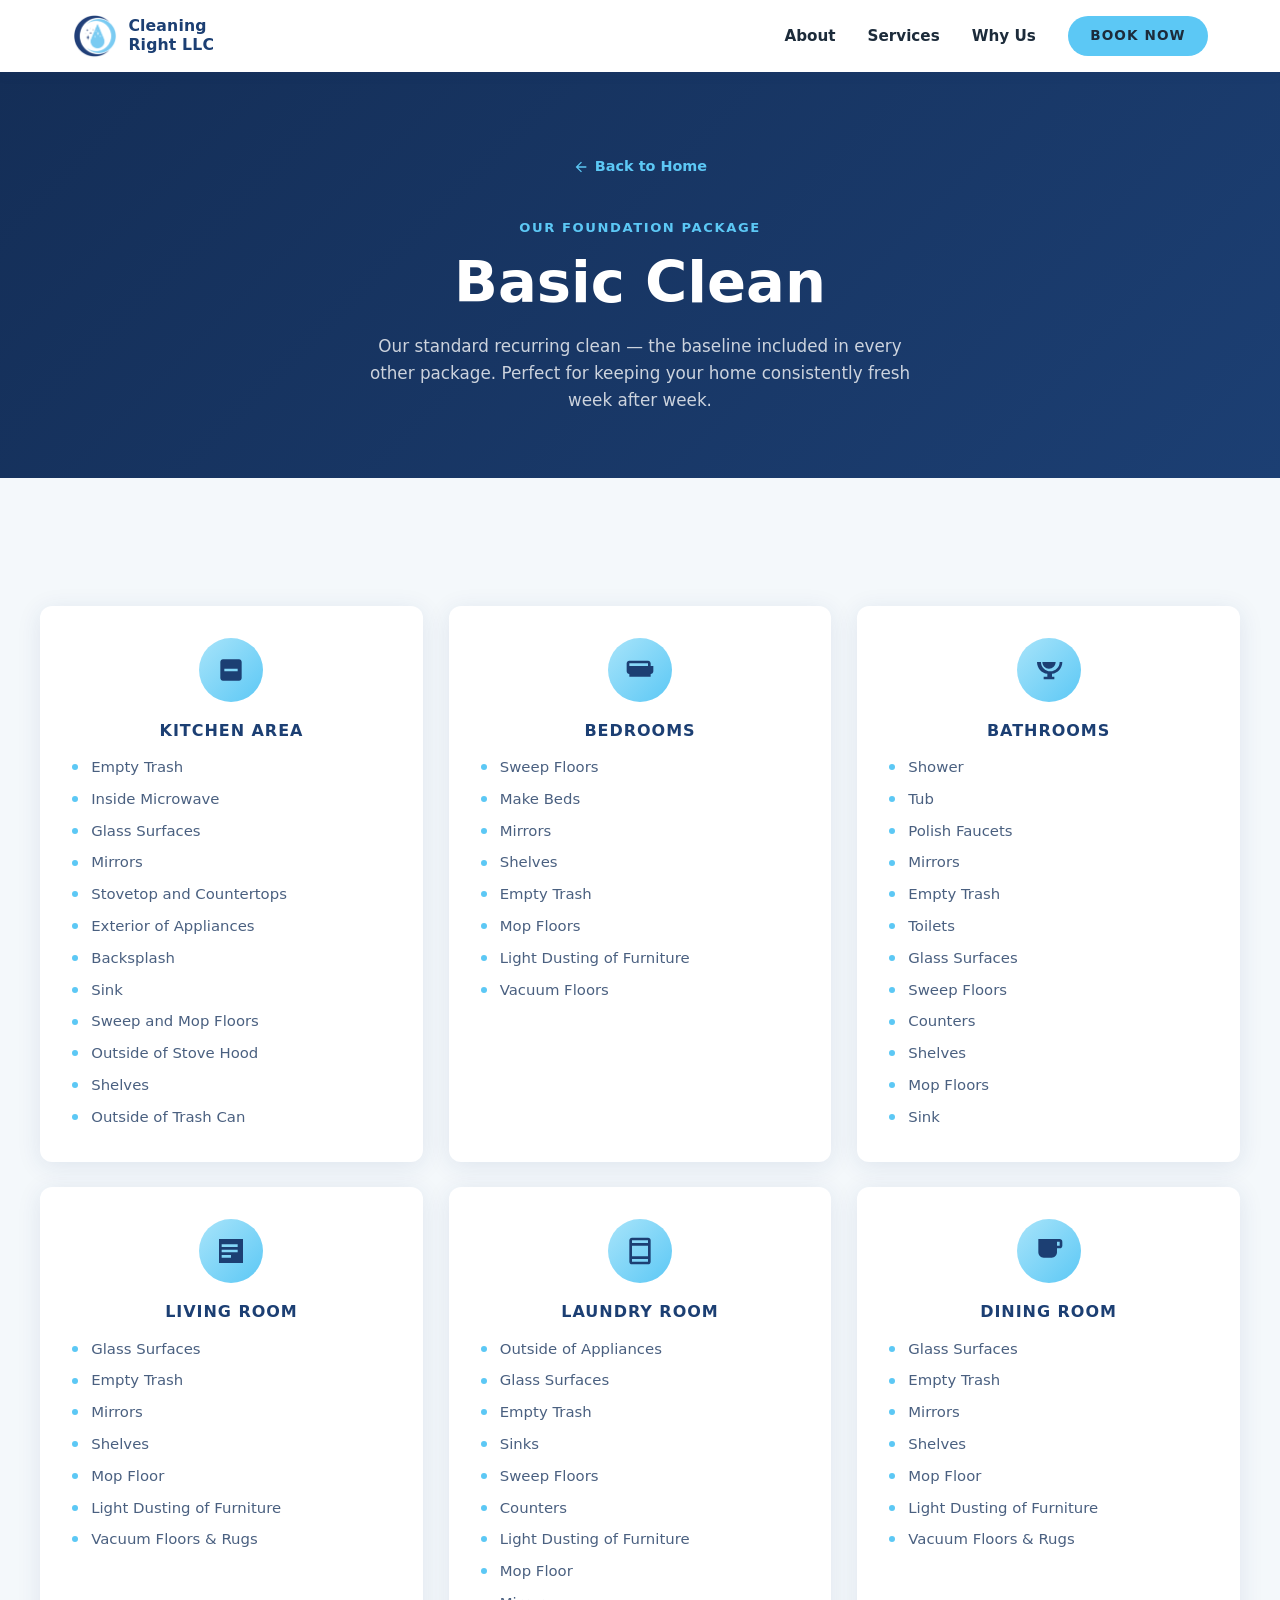
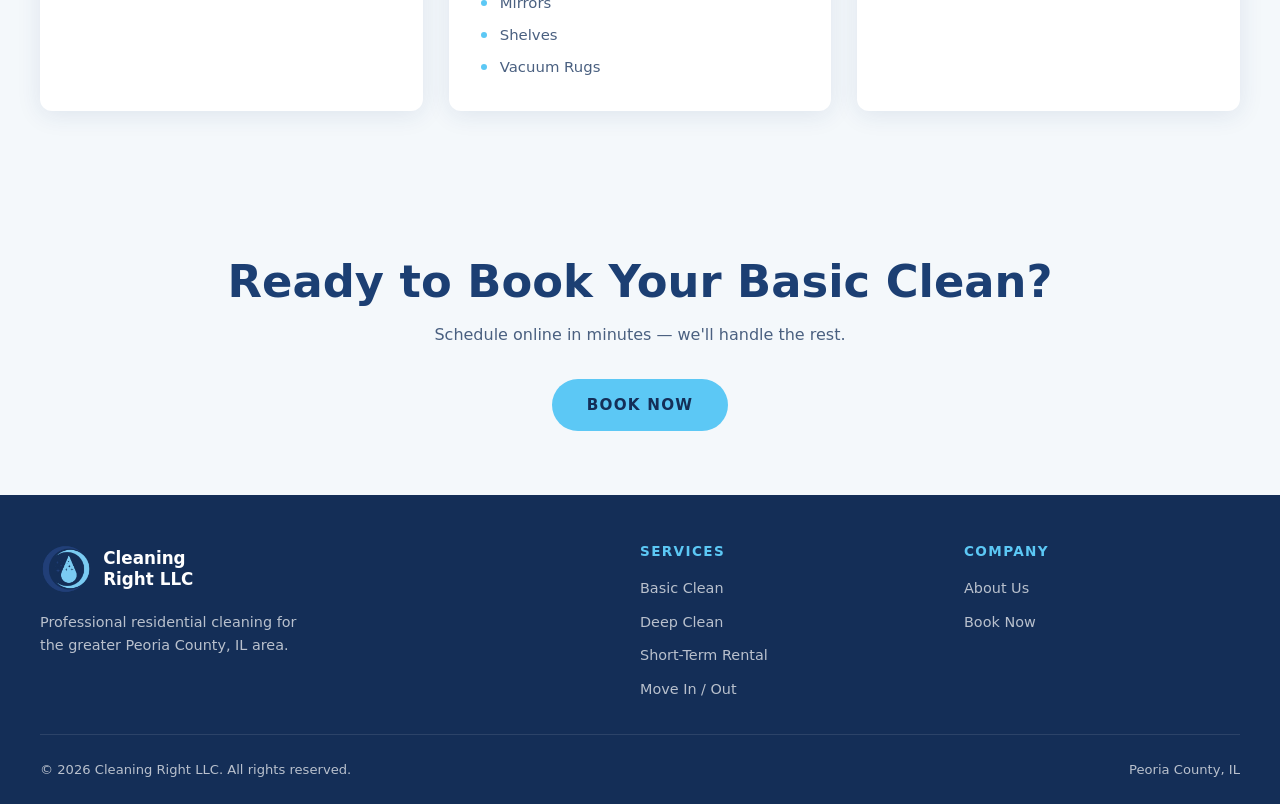
<file: basic-clean.html>
<!DOCTYPE html>
<html lang="en">
<head>
  <meta charset="UTF-8" />
  <meta name="viewport" content="width=device-width, initial-scale=1.0" />
  <meta name="description" content="Basic Clean package details — Cleaning Right LLC, Peoria County IL." />
  <title>Basic Clean | Cleaning Right LLC</title>
  <style>
*, *::before, *::after { box-sizing: border-box; margin: 0; padding: 0; }
:root { --navy: #1C3F73; --navy-dark: #142E57; --blue: #2A6FC9; --sky: #5CC8F5; --sky-light: #A8E4FA; --white: #FFFFFF; --off-white: #F4F8FB; --text: #1C2B3A; --text-muted: #4A6080; --radius: 12px; --shadow: 0 4px 24px rgba(28,63,115,0.10); }
html { scroll-behavior: smooth; }
body { font-family: 'Segoe UI', system-ui, -apple-system, sans-serif; color: var(--text); background: var(--white); line-height: 1.6; }
img { display: block; max-width: 100%; } a { text-decoration: none; color: inherit; }
h1, h2, h3, h4 { font-weight: 700; line-height: 1.2; }
h1 { font-size: clamp(2.2rem, 5vw, 3.6rem); } h2 { font-size: clamp(1.8rem, 3.5vw, 2.8rem); } h3 { font-size: clamp(1.1rem, 2vw, 1.4rem); }
.btn { display: inline-block; padding: 0.85rem 2.2rem; border-radius: 50px; font-weight: 700; font-size: 0.95rem; letter-spacing: 0.08em; text-transform: uppercase; transition: transform 0.2s, box-shadow 0.2s, background 0.2s; cursor: pointer; border: none; }
.btn:hover { transform: translateY(-2px); box-shadow: 0 8px 24px rgba(92,200,245,0.35); }
.btn-primary { background: var(--sky); color: var(--navy-dark); } .btn-primary:hover { background: #3dbef0; }
.btn-outline { background: transparent; color: var(--white); border: 2px solid var(--sky); } .btn-outline:hover { background: var(--sky); color: var(--navy-dark); }
.btn-navy { background: var(--navy); color: var(--white); } .btn-navy:hover { background: var(--navy-dark); }
.nav { position: sticky; top: 0; z-index: 100; background: var(--white); box-shadow: 0 2px 12px rgba(28,63,115,0.08); }
.nav-inner { max-width: 1200px; margin: 0 auto; padding: 0 2rem; height: 72px; display: flex; align-items: center; justify-content: space-between; }
.nav-logo { display: flex; align-items: center; gap: 0.65rem; }
    .nav-logo img { height: 46px; width: 46px; object-fit: contain; border-radius: 50%; flex-shrink: 0; }
    .nav-brand { font-weight: 800; font-size: 0.98rem; line-height: 1.2; color: var(--navy); letter-spacing: 0.01em; }
.nav-links { display: flex; align-items: center; gap: 2rem; list-style: none; }
.nav-links a { font-weight: 600; font-size: 0.95rem; color: var(--text); transition: color 0.2s; } .nav-links a:hover { color: var(--blue); }
.nav-toggle { display: none; flex-direction: column; gap: 5px; cursor: pointer; background: none; border: none; padding: 4px; }
.nav-toggle span { display: block; width: 26px; height: 3px; background: var(--navy); border-radius: 2px; }
.section { padding: 5rem 2rem; } .section-inner { max-width: 1200px; margin: 0 auto; }
.section-label { display: inline-block; color: var(--blue); font-weight: 700; font-size: 0.82rem; letter-spacing: 0.12em; text-transform: uppercase; margin-bottom: 0.6rem; }
.section-title { color: var(--navy); margin-bottom: 1rem; }
.detail-hero { background: linear-gradient(135deg, var(--navy-dark), var(--navy)); color: var(--white); padding: 4rem 2rem; text-align: center; }
.detail-hero h1 { color: var(--white); margin-bottom: 1rem; }
.detail-hero p { color: rgba(255,255,255,0.78); max-width: 560px; margin: 0 auto; font-size: 1.05rem; }
.detail-hero p a { color: var(--sky); text-decoration: underline; }
.back-nav { max-width: 1200px; margin: 0 auto; padding: 1.2rem 2rem 0; }
.back-link { display: inline-flex; align-items: center; gap: 6px; color: var(--sky); font-weight: 600; font-size: 0.9rem; }
.back-link svg { width: 16px; height: 16px; fill: var(--sky); }
.detail-grid { display: grid; grid-template-columns: repeat(3, 1fr); gap: 1.6rem; margin-top: 3rem; }
.detail-card { background: var(--white); border-radius: var(--radius); box-shadow: var(--shadow); padding: 2rem; }
.detail-card-icon { width: 64px; height: 64px; background: linear-gradient(135deg, var(--sky-light), var(--sky)); border-radius: 50%; display: flex; align-items: center; justify-content: center; margin: 0 auto 1.2rem; }
.detail-card-icon svg { width: 32px; height: 32px; fill: var(--navy); }
.detail-card h3 { color: var(--navy); font-size: 1rem; letter-spacing: 0.06em; text-transform: uppercase; margin-bottom: 1rem; text-align: center; }
.detail-card ul { list-style: none; display: flex; flex-direction: column; gap: 0.5rem; }
.detail-card ul li { color: var(--text-muted); font-size: 0.93rem; padding-left: 1.2rem; position: relative; }
.detail-card ul li::before { content: ''; position: absolute; left: 0; top: 0.55em; width: 6px; height: 6px; border-radius: 50%; background: var(--sky); }
.detail-cta { text-align: center; padding: 4rem 2rem; background: var(--off-white); }
.footer { background: var(--navy-dark); color: rgba(255,255,255,0.7); padding: 3rem 2rem 1.5rem; }
.footer-inner { max-width: 1200px; margin: 0 auto; display: grid; grid-template-columns: 2fr 1fr 1fr; gap: 3rem; padding-bottom: 2rem; border-bottom: 1px solid rgba(255,255,255,0.1); }
.footer-brand-row { display: flex; align-items: center; gap: 0.7rem; margin-bottom: 1rem; }
.footer-brand-row img { height: 52px; width: 52px; object-fit: contain; border-radius: 50%; flex-shrink: 0; }
.footer-brand-row span { color: var(--white); font-weight: 800; font-size: 1.05rem; line-height: 1.25; }
.footer-brand p { font-size: 0.9rem; max-width: 280px; }
.footer-col h4 { color: var(--sky); font-size: 0.85rem; letter-spacing: 0.1em; text-transform: uppercase; margin-bottom: 1rem; }
.footer-links { list-style: none; display: flex; flex-direction: column; gap: 0.5rem; }
.footer-links a { font-size: 0.9rem; transition: color 0.2s; } .footer-links a:hover { color: var(--white); }
.footer-bottom { max-width: 1200px; margin: 1.5rem auto 0; display: flex; justify-content: space-between; align-items: center; font-size: 0.82rem; flex-wrap: wrap; gap: 0.5rem; }
@media (max-width: 900px) {
  .detail-grid { grid-template-columns: repeat(2, 1fr); }
  .footer-inner { grid-template-columns: 1fr 1fr; }
  .footer-brand { grid-column: 1 / -1; }
}
@media (max-width: 640px) {
  .nav { padding: 0 1.25rem; }
  .nav-toggle { display: flex; }
  .nav-links {
    display: none; position: absolute; top: 72px; left: 0; right: 0;
    background: var(--white); flex-direction: column;
    padding: 1.2rem 1.5rem 1.5rem; gap: 0;
    box-shadow: 0 12px 30px rgba(0,0,0,0.13);
  }
  .nav-links.open { display: flex; }
  .nav-links li { border-bottom: 1px solid rgba(28,63,115,0.07); }
  .nav-links li:last-child { border-bottom: none; padding-top: 0.8rem; }
  .nav-links a { color: var(--text) !important; font-size: 1rem; display: block; padding: 0.75rem 0; }
  .section { padding: 3rem 1.25rem; }
  .detail-hero { padding: 3rem 1.25rem 2.5rem; }
  .detail-hero h1 { font-size: clamp(1.9rem, 8vw, 2.5rem); }
  .detail-grid { grid-template-columns: 1fr; gap: 1rem; }
  .detail-card { padding: 1.5rem; }
  .detail-card-icon { width: 52px; height: 52px; margin-bottom: 1rem; }
  .detail-card-icon svg { width: 26px; height: 26px; }
  .detail-cta { padding: 3rem 1.25rem; }
  .detail-cta h2 { font-size: 1.6rem; }
  .footer { padding: 2.5rem 1.25rem 1.5rem; }
  .footer-inner { grid-template-columns: 1fr; gap: 1.8rem; }
  .footer-bottom { flex-direction: column; align-items: center; gap: 0.3rem; text-align: center; }
  .back-nav { padding: 1rem 1.25rem 0; }
}
@media (max-width: 380px) {
  .detail-hero h1 { font-size: 1.8rem; }
}
  </style>
</head>
<body>
<script>if("scrollRestoration"in history)history.scrollRestoration="manual";window.scrollTo(0,0);</script>

  <nav class="nav">
    <div class="nav-inner">
      <a class="nav-logo" href="index.html">
        <img src="logo.png" alt="Cleaning Right LLC" />
        <span class="nav-brand">Cleaning<br>Right LLC</span>
      </a>
      <button class="nav-toggle" aria-label="Open menu" onclick="this.closest('nav').querySelector('.nav-links').classList.toggle('open')">
        <span></span><span></span><span></span>
      </button>
      <ul class="nav-links">
        <li><a href="index.html#about">About</a></li>
        <li><a href="index.html#services">Services</a></li>
        <li><a href="index.html#why-us">Why Us</a></li>
        <li><a href="index.html#book" class="btn btn-primary" style="padding:0.55rem 1.4rem;font-size:0.85rem;">Book Now</a></li>
      </ul>
    </div>
  </nav>

  <section class="detail-hero">
    <div class="back-nav">
      <a href="index.html" class="back-link">
        <svg viewBox="0 0 24 24" xmlns="http://www.w3.org/2000/svg"><path d="M20 11H7.83l5.59-5.59L12 4l-8 8 8 8 1.41-1.41L7.83 13H20v-2z"/></svg>
        Back to Home
      </a>
    </div>
    <div style="max-width:700px;margin:2rem auto 0;text-align:center;">
      <span class="section-label" style="color:var(--sky)">Our Foundation Package</span>
      <h1>Basic Clean</h1>
      <p>Our standard recurring clean — the baseline included in every other package. Perfect for keeping your home consistently fresh week after week.</p>
    </div>
  </section>

  <section class="section" style="background:var(--off-white);">
    <div class="section-inner">
      <div class="detail-grid">

        <div class="detail-card">
          <div class="detail-card-icon">
            <svg viewBox="0 0 24 24" xmlns="http://www.w3.org/2000/svg"><path d="M18 4H6C4.9 4 4 4.9 4 6v12c0 1.1.9 2 2 2h12c1.1 0 2-.9 2-2V6c0-1.1-.9-2-2-2zm-1 9H7v-2h10v2z"/></svg>
          </div>
          <h3>Kitchen Area</h3>
          <ul>
            <li>Empty Trash</li>
            <li>Inside Microwave</li>
            <li>Glass Surfaces</li>
            <li>Mirrors</li>
            <li>Stovetop and Countertops</li>
            <li>Exterior of Appliances</li>
            <li>Backsplash</li>
            <li>Sink</li>
            <li>Sweep and Mop Floors</li>
            <li>Outside of Stove Hood</li>
            <li>Shelves</li>
            <li>Outside of Trash Can</li>
          </ul>
        </div>

        <div class="detail-card">
          <div class="detail-card-icon">
            <svg viewBox="0 0 24 24" xmlns="http://www.w3.org/2000/svg"><path d="M20 9V7c0-1.1-.9-2-2-2H4c-1.1 0-2 .9-2 2v6c0 1.1.9 2 2 2v2h16v-2c1.1 0 2-.9 2-2v-4h-2zm-2 0H4V7h14v2z"/></svg>
          </div>
          <h3>Bedrooms</h3>
          <ul>
            <li>Sweep Floors</li>
            <li>Make Beds</li>
            <li>Mirrors</li>
            <li>Shelves</li>
            <li>Empty Trash</li>
            <li>Mop Floors</li>
            <li>Light Dusting of Furniture</li>
            <li>Vacuum Floors</li>
          </ul>
        </div>

        <div class="detail-card">
          <div class="detail-card-icon">
            <svg viewBox="0 0 24 24" xmlns="http://www.w3.org/2000/svg"><path d="M7 6c0 2.76 2.24 5 5 5s5-2.24 5-5H7zm-3 0h2c0 3.86 3.14 7 7 7s7-3.14 7-7h2c0 4.56-3.35 8.33-7.75 8.9V17H16v2H8v-2h2.75v-2.1C6.35 14.33 3 10.56 3 6z"/></svg>
          </div>
          <h3>Bathrooms</h3>
          <ul>
            <li>Shower</li>
            <li>Tub</li>
            <li>Polish Faucets</li>
            <li>Mirrors</li>
            <li>Empty Trash</li>
            <li>Toilets</li>
            <li>Glass Surfaces</li>
            <li>Sweep Floors</li>
            <li>Counters</li>
            <li>Shelves</li>
            <li>Mop Floors</li>
            <li>Sink</li>
          </ul>
        </div>

        <div class="detail-card">
          <div class="detail-card-icon">
            <svg viewBox="0 0 24 24" xmlns="http://www.w3.org/2000/svg"><path d="M21 3H3v18h18V3zm-9 14H5v-2h7v2zm5-4H5v-2h12v2zm0-4H5V7h12v2z"/></svg>
          </div>
          <h3>Living Room</h3>
          <ul>
            <li>Glass Surfaces</li>
            <li>Empty Trash</li>
            <li>Mirrors</li>
            <li>Shelves</li>
            <li>Mop Floor</li>
            <li>Light Dusting of Furniture</li>
            <li>Vacuum Floors &amp; Rugs</li>
          </ul>
        </div>

        <div class="detail-card">
          <div class="detail-card-icon">
            <svg viewBox="0 0 24 24" xmlns="http://www.w3.org/2000/svg"><path d="M18 2.01L6 2c-1.1 0-2 .89-2 2v16c0 1.1.9 2 2 2h12c1.1 0 2-.9 2-2V4c0-1.11-.9-1.99-2-1.99zM18 20H6v-2h12v2zm0-4H6V8h12v8zm0-10H6V4h12v2z"/></svg>
          </div>
          <h3>Laundry Room</h3>
          <ul>
            <li>Outside of Appliances</li>
            <li>Glass Surfaces</li>
            <li>Empty Trash</li>
            <li>Sinks</li>
            <li>Sweep Floors</li>
            <li>Counters</li>
            <li>Light Dusting of Furniture</li>
            <li>Mop Floor</li>
            <li>Mirrors</li>
            <li>Shelves</li>
            <li>Vacuum Rugs</li>
          </ul>
        </div>

        <div class="detail-card">
          <div class="detail-card-icon">
            <svg viewBox="0 0 24 24" xmlns="http://www.w3.org/2000/svg"><path d="M20 3H4v10c0 2.21 1.79 4 4 4h6c2.21 0 4-1.79 4-4v-3h2c1.11 0 2-.89 2-2V5c0-1.11-.89-2-2-2zm0 5h-2V5h2v3z"/></svg>
          </div>
          <h3>Dining Room</h3>
          <ul>
            <li>Glass Surfaces</li>
            <li>Empty Trash</li>
            <li>Mirrors</li>
            <li>Shelves</li>
            <li>Mop Floor</li>
            <li>Light Dusting of Furniture</li>
            <li>Vacuum Floors &amp; Rugs</li>
          </ul>
        </div>

      </div>
    </div>
  </section>

  <section class="detail-cta">
    <h2 style="color:var(--navy);margin-bottom:0.8rem;">Ready to Book Your Basic Clean?</h2>
    <p style="color:var(--text-muted);margin-bottom:2rem;">Schedule online in minutes — we'll handle the rest.</p>
    <a href="index.html#book" class="btn btn-primary">Book Now</a>
  </section>

  <footer class="footer">
    <div class="footer-inner">
      <div class="footer-brand">
        <div class="footer-brand-row">
          <img src="logo.png" alt="Cleaning Right LLC" />
          <span>Cleaning<br>Right LLC</span>
        </div>
        <p>Professional residential cleaning for the greater Peoria County, IL area.</p>
      </div>
      <div class="footer-col">
        <h4>Services</h4>
        <ul class="footer-links">
          <li><a href="basic-clean.html">Basic Clean</a></li>
          <li><a href="deep-clean.html">Deep Clean</a></li>
          <li><a href="short-term-rental.html">Short-Term Rental</a></li>
          <li><a href="move-in-out.html">Move In / Out</a></li>
        </ul>
      </div>
      <div class="footer-col">
        <h4>Company</h4>
        <ul class="footer-links">
          <li><a href="index.html#about">About Us</a></li>
          <li><a href="index.html#book">Book Now</a></li>
        </ul>
      </div>
    </div>
    <div class="footer-bottom">
      <span>&copy; 2026 Cleaning Right LLC. All rights reserved.</span>
      <span>Peoria County, IL</span>
    </div>
  </footer>

</body>
</html>
</file>
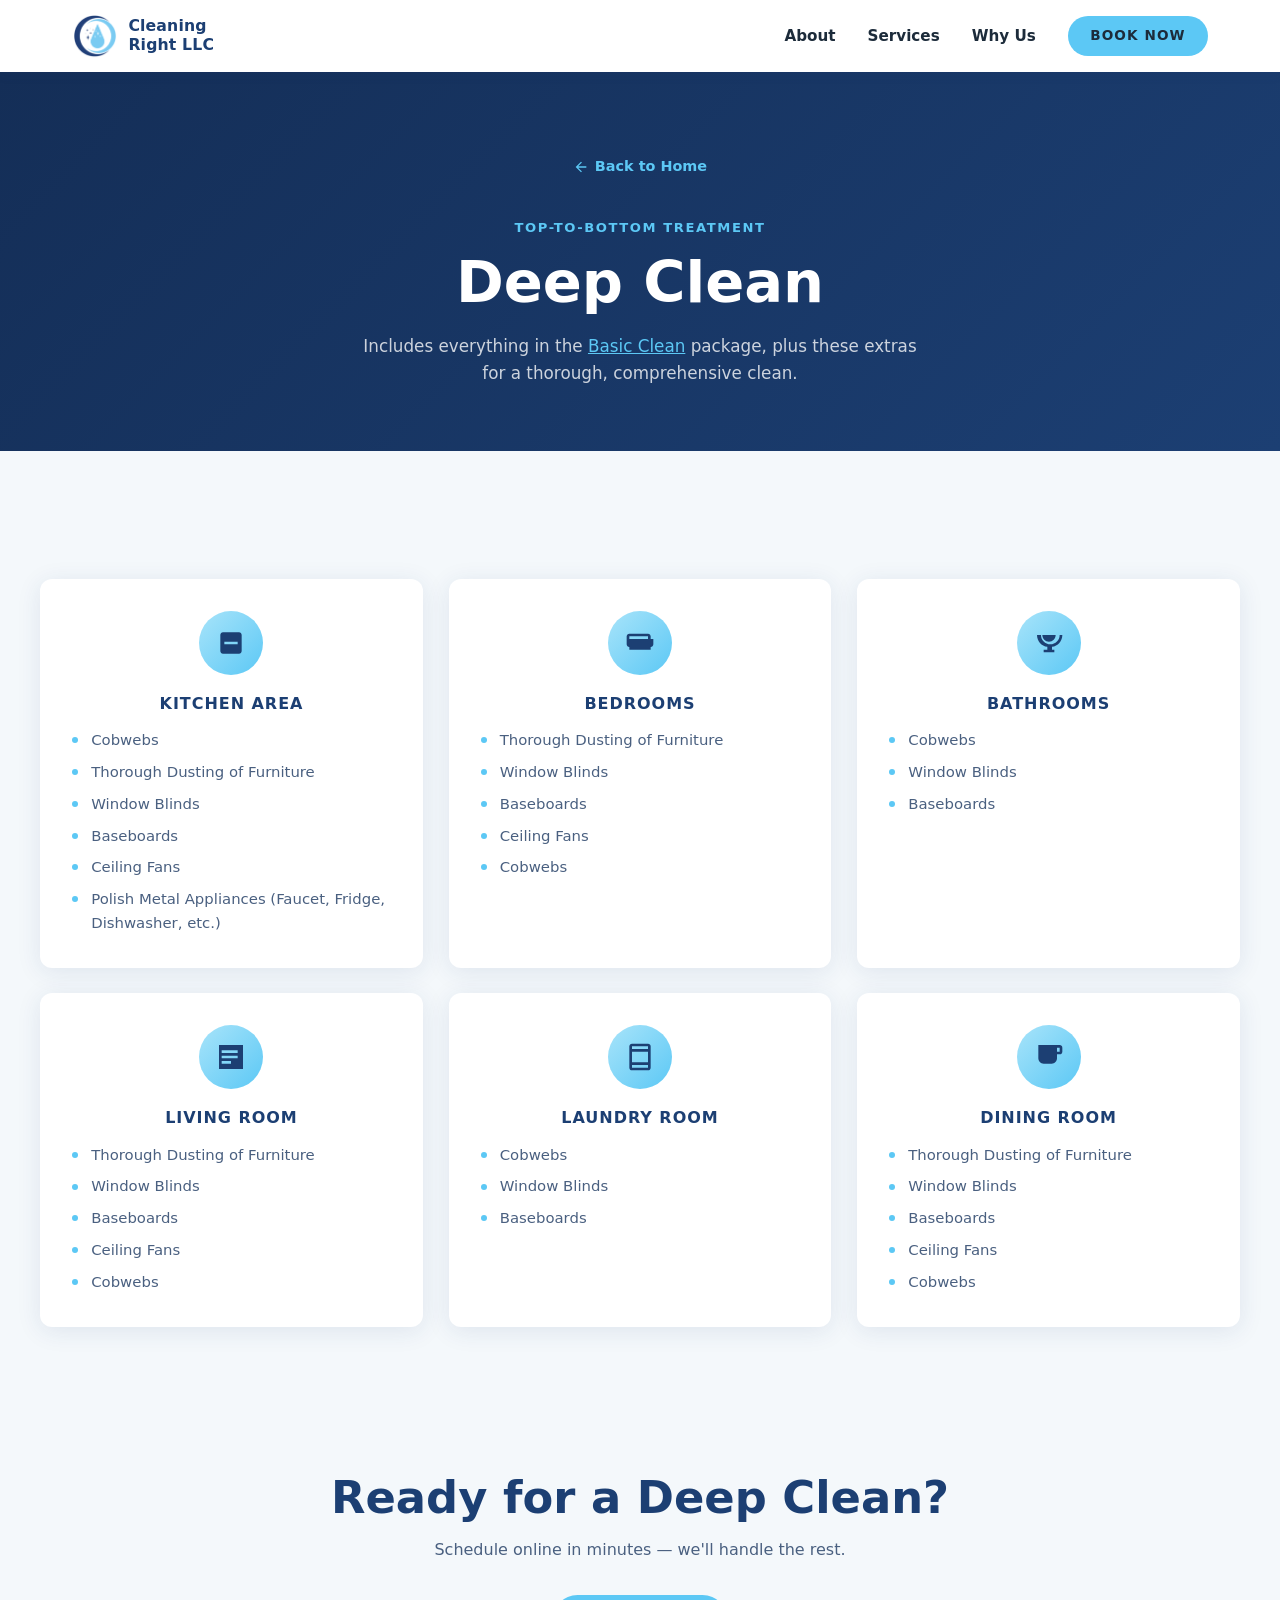
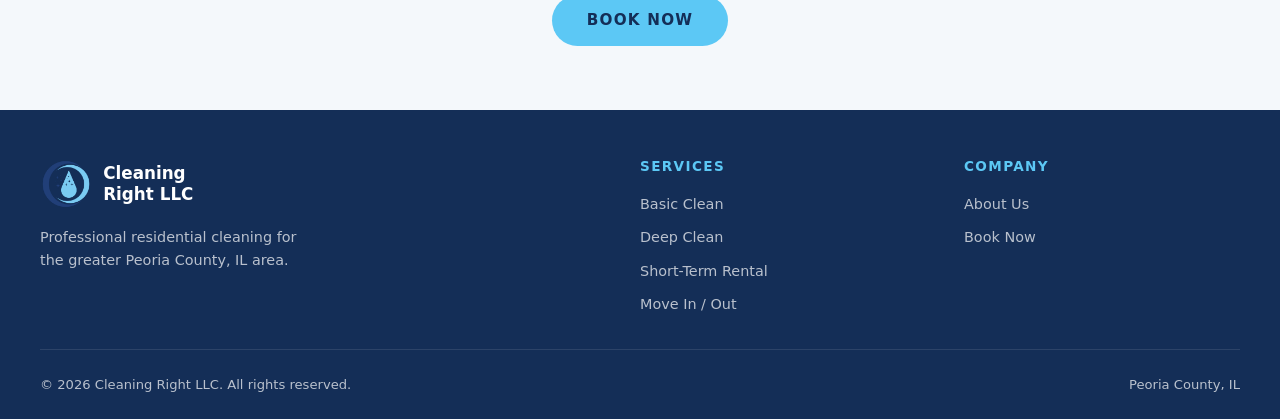
<file: deep-clean.html>
<!DOCTYPE html>
<html lang="en">
<head>
  <meta charset="UTF-8" />
  <meta name="viewport" content="width=device-width, initial-scale=1.0" />
  <meta name="description" content="Deep Clean package details — Cleaning Right LLC, Peoria County IL." />
  <title>Deep Clean | Cleaning Right LLC</title>
  <style>
*, *::before, *::after { box-sizing: border-box; margin: 0; padding: 0; }
:root { --navy: #1C3F73; --navy-dark: #142E57; --blue: #2A6FC9; --sky: #5CC8F5; --sky-light: #A8E4FA; --white: #FFFFFF; --off-white: #F4F8FB; --text: #1C2B3A; --text-muted: #4A6080; --radius: 12px; --shadow: 0 4px 24px rgba(28,63,115,0.10); }
html { scroll-behavior: smooth; }
body { font-family: 'Segoe UI', system-ui, -apple-system, sans-serif; color: var(--text); background: var(--white); line-height: 1.6; }
img { display: block; max-width: 100%; } a { text-decoration: none; color: inherit; }
h1, h2, h3, h4 { font-weight: 700; line-height: 1.2; }
h1 { font-size: clamp(2.2rem, 5vw, 3.6rem); } h2 { font-size: clamp(1.8rem, 3.5vw, 2.8rem); } h3 { font-size: clamp(1.1rem, 2vw, 1.4rem); }
.btn { display: inline-block; padding: 0.85rem 2.2rem; border-radius: 50px; font-weight: 700; font-size: 0.95rem; letter-spacing: 0.08em; text-transform: uppercase; transition: transform 0.2s, box-shadow 0.2s, background 0.2s; cursor: pointer; border: none; }
.btn:hover { transform: translateY(-2px); box-shadow: 0 8px 24px rgba(92,200,245,0.35); }
.btn-primary { background: var(--sky); color: var(--navy-dark); } .btn-primary:hover { background: #3dbef0; }
.btn-navy { background: var(--navy); color: var(--white); } .btn-navy:hover { background: var(--navy-dark); }
.nav { position: sticky; top: 0; z-index: 100; background: var(--white); box-shadow: 0 2px 12px rgba(28,63,115,0.08); }
.nav-inner { max-width: 1200px; margin: 0 auto; padding: 0 2rem; height: 72px; display: flex; align-items: center; justify-content: space-between; }
.nav-logo { display: flex; align-items: center; gap: 0.65rem; }
    .nav-logo img { height: 46px; width: 46px; object-fit: contain; border-radius: 50%; flex-shrink: 0; }
    .nav-brand { font-weight: 800; font-size: 0.98rem; line-height: 1.2; color: var(--navy); letter-spacing: 0.01em; }
.nav-links { display: flex; align-items: center; gap: 2rem; list-style: none; }
.nav-links a { font-weight: 600; font-size: 0.95rem; color: var(--text); transition: color 0.2s; } .nav-links a:hover { color: var(--blue); }
.nav-toggle { display: none; flex-direction: column; gap: 5px; cursor: pointer; background: none; border: none; padding: 4px; }
.nav-toggle span { display: block; width: 26px; height: 3px; background: var(--navy); border-radius: 2px; }
.section { padding: 5rem 2rem; } .section-inner { max-width: 1200px; margin: 0 auto; }
.section-label { display: inline-block; color: var(--blue); font-weight: 700; font-size: 0.82rem; letter-spacing: 0.12em; text-transform: uppercase; margin-bottom: 0.6rem; }
.detail-hero { background: linear-gradient(135deg, var(--navy-dark), var(--navy)); color: var(--white); padding: 4rem 2rem; text-align: center; }
.detail-hero h1 { color: var(--white); margin-bottom: 1rem; }
.detail-hero p { color: rgba(255,255,255,0.78); max-width: 560px; margin: 0 auto; font-size: 1.05rem; }
.detail-hero p a { color: var(--sky); text-decoration: underline; }
.back-nav { max-width: 1200px; margin: 0 auto; padding: 1.2rem 2rem 0; }
.back-link { display: inline-flex; align-items: center; gap: 6px; color: var(--sky); font-weight: 600; font-size: 0.9rem; }
.back-link svg { width: 16px; height: 16px; fill: var(--sky); }
.detail-grid { display: grid; grid-template-columns: repeat(3, 1fr); gap: 1.6rem; margin-top: 3rem; }
.detail-card { background: var(--white); border-radius: var(--radius); box-shadow: var(--shadow); padding: 2rem; }
.detail-card-icon { width: 64px; height: 64px; background: linear-gradient(135deg, var(--sky-light), var(--sky)); border-radius: 50%; display: flex; align-items: center; justify-content: center; margin: 0 auto 1.2rem; }
.detail-card-icon svg { width: 32px; height: 32px; fill: var(--navy); }
.detail-card h3 { color: var(--navy); font-size: 1rem; letter-spacing: 0.06em; text-transform: uppercase; margin-bottom: 1rem; text-align: center; }
.detail-card ul { list-style: none; display: flex; flex-direction: column; gap: 0.5rem; }
.detail-card ul li { color: var(--text-muted); font-size: 0.93rem; padding-left: 1.2rem; position: relative; }
.detail-card ul li::before { content: ''; position: absolute; left: 0; top: 0.55em; width: 6px; height: 6px; border-radius: 50%; background: var(--sky); }
.detail-cta { text-align: center; padding: 4rem 2rem; background: var(--off-white); }
.footer { background: var(--navy-dark); color: rgba(255,255,255,0.7); padding: 3rem 2rem 1.5rem; }
.footer-inner { max-width: 1200px; margin: 0 auto; display: grid; grid-template-columns: 2fr 1fr 1fr; gap: 3rem; padding-bottom: 2rem; border-bottom: 1px solid rgba(255,255,255,0.1); }
.footer-brand-row { display: flex; align-items: center; gap: 0.7rem; margin-bottom: 1rem; }
.footer-brand-row img { height: 52px; width: 52px; object-fit: contain; border-radius: 50%; flex-shrink: 0; }
.footer-brand-row span { color: var(--white); font-weight: 800; font-size: 1.05rem; line-height: 1.25; }
.footer-brand p { font-size: 0.9rem; max-width: 280px; }
.footer-col h4 { color: var(--sky); font-size: 0.85rem; letter-spacing: 0.1em; text-transform: uppercase; margin-bottom: 1rem; }
.footer-links { list-style: none; display: flex; flex-direction: column; gap: 0.5rem; }
.footer-links a { font-size: 0.9rem; } .footer-links a:hover { color: var(--white); }
.footer-bottom { max-width: 1200px; margin: 1.5rem auto 0; display: flex; justify-content: space-between; font-size: 0.82rem; }
@media (max-width: 900px) {
  .detail-grid { grid-template-columns: repeat(2, 1fr); }
  .footer-inner { grid-template-columns: 1fr 1fr; }
  .footer-brand { grid-column: 1 / -1; }
}
@media (max-width: 640px) {
  .nav { padding: 0 1.25rem; }
  .nav-toggle { display: flex; }
  .nav-links {
    display: none; position: absolute; top: 72px; left: 0; right: 0;
    background: var(--white); flex-direction: column;
    padding: 1.2rem 1.5rem 1.5rem; gap: 0;
    box-shadow: 0 12px 30px rgba(0,0,0,0.13);
  }
  .nav-links.open { display: flex; }
  .nav-links li { border-bottom: 1px solid rgba(28,63,115,0.07); }
  .nav-links li:last-child { border-bottom: none; padding-top: 0.8rem; }
  .nav-links a { color: var(--text) !important; font-size: 1rem; display: block; padding: 0.75rem 0; }
  .section { padding: 3rem 1.25rem; }
  .detail-hero { padding: 3rem 1.25rem 2.5rem; }
  .detail-hero h1 { font-size: clamp(1.9rem, 8vw, 2.5rem); }
  .detail-grid { grid-template-columns: 1fr; gap: 1rem; }
  .detail-card { padding: 1.5rem; }
  .detail-card-icon { width: 52px; height: 52px; margin-bottom: 1rem; }
  .detail-card-icon svg { width: 26px; height: 26px; }
  .detail-cta { padding: 3rem 1.25rem; }
  .detail-cta h2 { font-size: 1.6rem; }
  .footer { padding: 2.5rem 1.25rem 1.5rem; }
  .footer-inner { grid-template-columns: 1fr; gap: 1.8rem; }
  .footer-bottom { flex-direction: column; align-items: center; gap: 0.3rem; text-align: center; }
  .back-nav { padding: 1rem 1.25rem 0; }
}
@media (max-width: 380px) {
  .detail-hero h1 { font-size: 1.8rem; }
}
  </style>
</head>
<body>
<script>if("scrollRestoration"in history)history.scrollRestoration="manual";window.scrollTo(0,0);</script>

  <nav class="nav">
    <div class="nav-inner">
      <a class="nav-logo" href="index.html">
        <img src="logo.png" alt="Cleaning Right LLC" />
        <span class="nav-brand">Cleaning<br>Right LLC</span>
      </a>
      <button class="nav-toggle" aria-label="Open menu" onclick="this.closest('nav').querySelector('.nav-links').classList.toggle('open')">
        <span></span><span></span><span></span>
      </button>
      <ul class="nav-links">
        <li><a href="index.html#about">About</a></li>
        <li><a href="index.html#services">Services</a></li>
        <li><a href="index.html#why-us">Why Us</a></li>
        <li><a href="index.html#book" class="btn btn-primary" style="padding:0.55rem 1.4rem;font-size:0.85rem;">Book Now</a></li>
      </ul>
    </div>
  </nav>

  <section class="detail-hero">
    <div class="back-nav">
      <a href="index.html" class="back-link">
        <svg viewBox="0 0 24 24" xmlns="http://www.w3.org/2000/svg"><path d="M20 11H7.83l5.59-5.59L12 4l-8 8 8 8 1.41-1.41L7.83 13H20v-2z"/></svg>
        Back to Home
      </a>
    </div>
    <div style="max-width:700px;margin:2rem auto 0;text-align:center;">
      <span class="section-label" style="color:var(--sky)">Top-to-Bottom Treatment</span>
      <h1>Deep Clean</h1>
      <p>Includes everything in the <a href="basic-clean.html">Basic Clean</a> package, plus these extras for a thorough, comprehensive clean.</p>
    </div>
  </section>

  <section class="section" style="background:var(--off-white);">
    <div class="section-inner">
      <div class="detail-grid">

        <div class="detail-card">
          <div class="detail-card-icon">
            <svg viewBox="0 0 24 24" xmlns="http://www.w3.org/2000/svg"><path d="M18 4H6C4.9 4 4 4.9 4 6v12c0 1.1.9 2 2 2h12c1.1 0 2-.9 2-2V6c0-1.1-.9-2-2-2zm-1 9H7v-2h10v2z"/></svg>
          </div>
          <h3>Kitchen Area</h3>
          <ul>
            <li>Cobwebs</li>
            <li>Thorough Dusting of Furniture</li>
            <li>Window Blinds</li>
            <li>Baseboards</li>
            <li>Ceiling Fans</li>
            <li>Polish Metal Appliances (Faucet, Fridge, Dishwasher, etc.)</li>
          </ul>
        </div>

        <div class="detail-card">
          <div class="detail-card-icon">
            <svg viewBox="0 0 24 24" xmlns="http://www.w3.org/2000/svg"><path d="M20 9V7c0-1.1-.9-2-2-2H4c-1.1 0-2 .9-2 2v6c0 1.1.9 2 2 2v2h16v-2c1.1 0 2-.9 2-2v-4h-2zm-2 0H4V7h14v2z"/></svg>
          </div>
          <h3>Bedrooms</h3>
          <ul>
            <li>Thorough Dusting of Furniture</li>
            <li>Window Blinds</li>
            <li>Baseboards</li>
            <li>Ceiling Fans</li>
            <li>Cobwebs</li>
          </ul>
        </div>

        <div class="detail-card">
          <div class="detail-card-icon">
            <svg viewBox="0 0 24 24" xmlns="http://www.w3.org/2000/svg"><path d="M7 6c0 2.76 2.24 5 5 5s5-2.24 5-5H7zm-3 0h2c0 3.86 3.14 7 7 7s7-3.14 7-7h2c0 4.56-3.35 8.33-7.75 8.9V17H16v2H8v-2h2.75v-2.1C6.35 14.33 3 10.56 3 6z"/></svg>
          </div>
          <h3>Bathrooms</h3>
          <ul>
            <li>Cobwebs</li>
            <li>Window Blinds</li>
            <li>Baseboards</li>
          </ul>
        </div>

        <div class="detail-card">
          <div class="detail-card-icon">
            <svg viewBox="0 0 24 24" xmlns="http://www.w3.org/2000/svg"><path d="M21 3H3v18h18V3zm-9 14H5v-2h7v2zm5-4H5v-2h12v2zm0-4H5V7h12v2z"/></svg>
          </div>
          <h3>Living Room</h3>
          <ul>
            <li>Thorough Dusting of Furniture</li>
            <li>Window Blinds</li>
            <li>Baseboards</li>
            <li>Ceiling Fans</li>
            <li>Cobwebs</li>
          </ul>
        </div>

        <div class="detail-card">
          <div class="detail-card-icon">
            <svg viewBox="0 0 24 24" xmlns="http://www.w3.org/2000/svg"><path d="M18 2.01L6 2c-1.1 0-2 .89-2 2v16c0 1.1.9 2 2 2h12c1.1 0 2-.9 2-2V4c0-1.11-.9-1.99-2-1.99zM18 20H6v-2h12v2zm0-4H6V8h12v8zm0-10H6V4h12v2z"/></svg>
          </div>
          <h3>Laundry Room</h3>
          <ul>
            <li>Cobwebs</li>
            <li>Window Blinds</li>
            <li>Baseboards</li>
          </ul>
        </div>

        <div class="detail-card">
          <div class="detail-card-icon">
            <svg viewBox="0 0 24 24" xmlns="http://www.w3.org/2000/svg"><path d="M20 3H4v10c0 2.21 1.79 4 4 4h6c2.21 0 4-1.79 4-4v-3h2c1.11 0 2-.89 2-2V5c0-1.11-.89-2-2-2zm0 5h-2V5h2v3z"/></svg>
          </div>
          <h3>Dining Room</h3>
          <ul>
            <li>Thorough Dusting of Furniture</li>
            <li>Window Blinds</li>
            <li>Baseboards</li>
            <li>Ceiling Fans</li>
            <li>Cobwebs</li>
          </ul>
        </div>

      </div>
    </div>
  </section>

  <section class="detail-cta">
    <h2 style="color:var(--navy);margin-bottom:0.8rem;">Ready for a Deep Clean?</h2>
    <p style="color:var(--text-muted);margin-bottom:2rem;">Schedule online in minutes — we'll handle the rest.</p>
    <a href="index.html#book" class="btn btn-primary">Book Now</a>
  </section>

  <footer class="footer">
    <div class="footer-inner">
      <div class="footer-brand">
        <div class="footer-brand-row">
          <img src="logo.png" alt="Cleaning Right LLC" />
          <span>Cleaning<br>Right LLC</span>
        </div>
        <p>Professional residential cleaning for the greater Peoria County, IL area.</p>
      </div>
      <div class="footer-col">
        <h4>Services</h4>
        <ul class="footer-links">
          <li><a href="basic-clean.html">Basic Clean</a></li>
          <li><a href="deep-clean.html">Deep Clean</a></li>
          <li><a href="short-term-rental.html">Short-Term Rental</a></li>
          <li><a href="move-in-out.html">Move In / Out</a></li>
        </ul>
      </div>
      <div class="footer-col">
        <h4>Company</h4>
        <ul class="footer-links">
          <li><a href="index.html#about">About Us</a></li>
          <li><a href="index.html#book">Book Now</a></li>
        </ul>
      </div>
    </div>
    <div class="footer-bottom">
      <span>&copy; 2026 Cleaning Right LLC. All rights reserved.</span>
      <span>Peoria County, IL</span>
    </div>
  </footer>

</body>
</html>
</file>
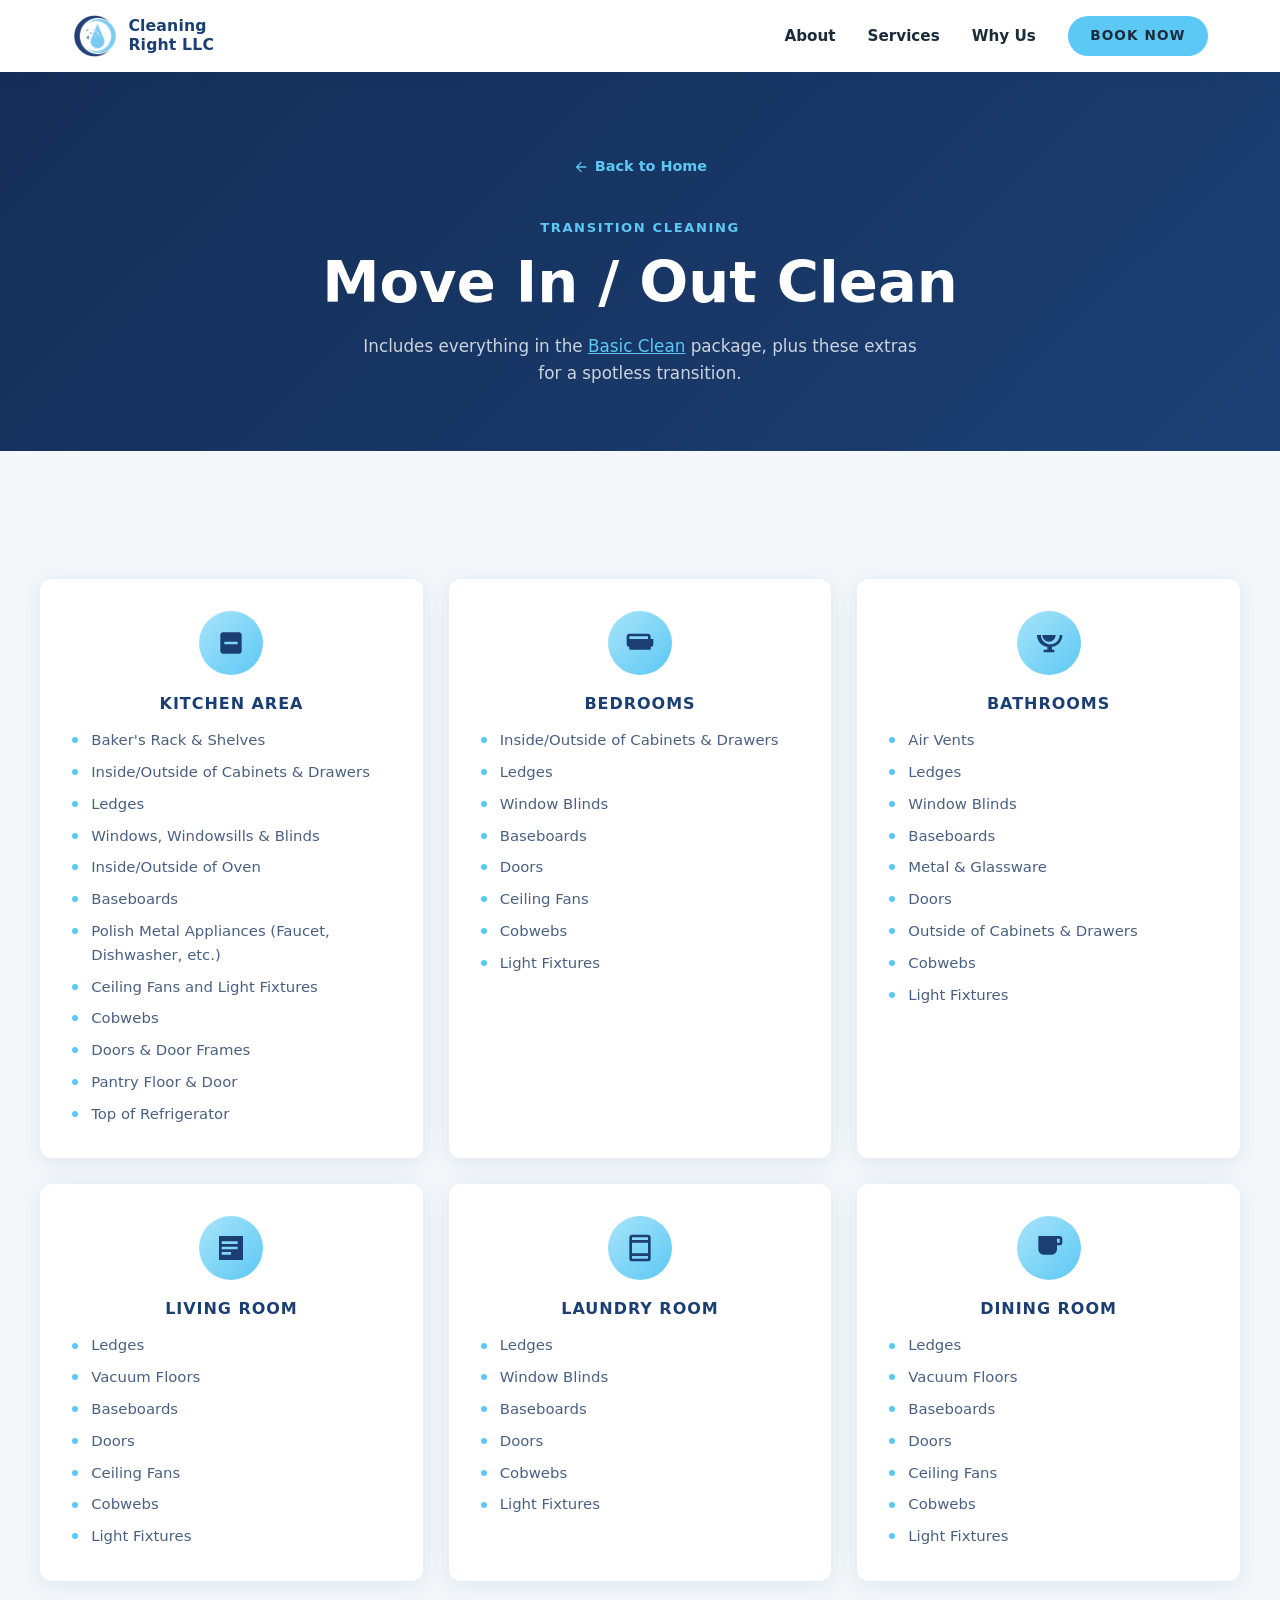
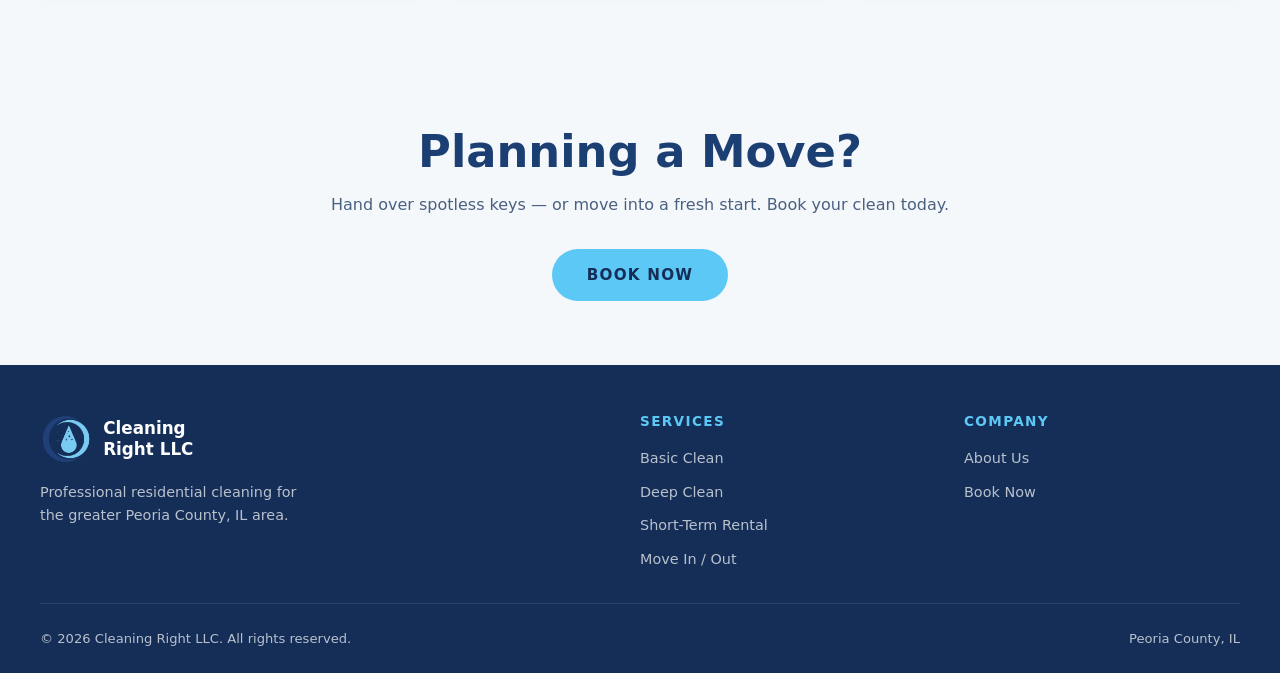
<file: move-in-out.html>
<!DOCTYPE html>
<html lang="en">
<head>
  <meta charset="UTF-8" />
  <meta name="viewport" content="width=device-width, initial-scale=1.0" />
  <meta name="description" content="Move In / Out cleaning package details — Cleaning Right LLC, Peoria County IL." />
  <title>Move In / Out Clean | Cleaning Right LLC</title>
  <style>
*, *::before, *::after { box-sizing: border-box; margin: 0; padding: 0; }
:root { --navy: #1C3F73; --navy-dark: #142E57; --blue: #2A6FC9; --sky: #5CC8F5; --sky-light: #A8E4FA; --white: #FFFFFF; --off-white: #F4F8FB; --text: #1C2B3A; --text-muted: #4A6080; --radius: 12px; --shadow: 0 4px 24px rgba(28,63,115,0.10); }
html { scroll-behavior: smooth; }
body { font-family: 'Segoe UI', system-ui, -apple-system, sans-serif; color: var(--text); background: var(--white); line-height: 1.6; }
img { display: block; max-width: 100%; } a { text-decoration: none; color: inherit; }
h1, h2, h3, h4 { font-weight: 700; line-height: 1.2; }
h1 { font-size: clamp(2.2rem, 5vw, 3.6rem); } h2 { font-size: clamp(1.8rem, 3.5vw, 2.8rem); } h3 { font-size: clamp(1.1rem, 2vw, 1.4rem); }
.btn { display: inline-block; padding: 0.85rem 2.2rem; border-radius: 50px; font-weight: 700; font-size: 0.95rem; letter-spacing: 0.08em; text-transform: uppercase; transition: transform 0.2s, box-shadow 0.2s, background 0.2s; cursor: pointer; border: none; }
.btn:hover { transform: translateY(-2px); box-shadow: 0 8px 24px rgba(92,200,245,0.35); }
.btn-primary { background: var(--sky); color: var(--navy-dark); } .btn-primary:hover { background: #3dbef0; }
.btn-navy { background: var(--navy); color: var(--white); } .btn-navy:hover { background: var(--navy-dark); }
.nav { position: sticky; top: 0; z-index: 100; background: var(--white); box-shadow: 0 2px 12px rgba(28,63,115,0.08); }
.nav-inner { max-width: 1200px; margin: 0 auto; padding: 0 2rem; height: 72px; display: flex; align-items: center; justify-content: space-between; }
.nav-logo { display: flex; align-items: center; gap: 0.65rem; }
    .nav-logo img { height: 46px; width: 46px; object-fit: contain; border-radius: 50%; flex-shrink: 0; }
    .nav-brand { font-weight: 800; font-size: 0.98rem; line-height: 1.2; color: var(--navy); letter-spacing: 0.01em; }
.nav-links { display: flex; align-items: center; gap: 2rem; list-style: none; }
.nav-links a { font-weight: 600; font-size: 0.95rem; color: var(--text); transition: color 0.2s; } .nav-links a:hover { color: var(--blue); }
.nav-toggle { display: none; flex-direction: column; gap: 5px; cursor: pointer; background: none; border: none; padding: 4px; }
.nav-toggle span { display: block; width: 26px; height: 3px; background: var(--navy); border-radius: 2px; }
.section { padding: 5rem 2rem; } .section-inner { max-width: 1200px; margin: 0 auto; }
.section-label { display: inline-block; color: var(--blue); font-weight: 700; font-size: 0.82rem; letter-spacing: 0.12em; text-transform: uppercase; margin-bottom: 0.6rem; }
.detail-hero { background: linear-gradient(135deg, var(--navy-dark), var(--navy)); color: var(--white); padding: 4rem 2rem; text-align: center; }
.detail-hero h1 { color: var(--white); margin-bottom: 1rem; }
.detail-hero p { color: rgba(255,255,255,0.78); max-width: 560px; margin: 0 auto; font-size: 1.05rem; }
.detail-hero p a { color: var(--sky); text-decoration: underline; }
.back-nav { max-width: 1200px; margin: 0 auto; padding: 1.2rem 2rem 0; }
.back-link { display: inline-flex; align-items: center; gap: 6px; color: var(--sky); font-weight: 600; font-size: 0.9rem; }
.back-link svg { width: 16px; height: 16px; fill: var(--sky); }
.detail-grid { display: grid; grid-template-columns: repeat(3, 1fr); gap: 1.6rem; margin-top: 3rem; }
.detail-card { background: var(--white); border-radius: var(--radius); box-shadow: var(--shadow); padding: 2rem; }
.detail-card-icon { width: 64px; height: 64px; background: linear-gradient(135deg, var(--sky-light), var(--sky)); border-radius: 50%; display: flex; align-items: center; justify-content: center; margin: 0 auto 1.2rem; }
.detail-card-icon svg { width: 32px; height: 32px; fill: var(--navy); }
.detail-card h3 { color: var(--navy); font-size: 1rem; letter-spacing: 0.06em; text-transform: uppercase; margin-bottom: 1rem; text-align: center; }
.detail-card ul { list-style: none; display: flex; flex-direction: column; gap: 0.5rem; }
.detail-card ul li { color: var(--text-muted); font-size: 0.93rem; padding-left: 1.2rem; position: relative; }
.detail-card ul li::before { content: ''; position: absolute; left: 0; top: 0.55em; width: 6px; height: 6px; border-radius: 50%; background: var(--sky); }
.detail-cta { text-align: center; padding: 4rem 2rem; background: var(--off-white); }
.footer { background: var(--navy-dark); color: rgba(255,255,255,0.7); padding: 3rem 2rem 1.5rem; }
.footer-inner { max-width: 1200px; margin: 0 auto; display: grid; grid-template-columns: 2fr 1fr 1fr; gap: 3rem; padding-bottom: 2rem; border-bottom: 1px solid rgba(255,255,255,0.1); }
.footer-brand-row { display: flex; align-items: center; gap: 0.7rem; margin-bottom: 1rem; }
.footer-brand-row img { height: 52px; width: 52px; object-fit: contain; border-radius: 50%; flex-shrink: 0; }
.footer-brand-row span { color: var(--white); font-weight: 800; font-size: 1.05rem; line-height: 1.25; }
.footer-brand p { font-size: 0.9rem; max-width: 280px; }
.footer-col h4 { color: var(--sky); font-size: 0.85rem; letter-spacing: 0.1em; text-transform: uppercase; margin-bottom: 1rem; }
.footer-links { list-style: none; display: flex; flex-direction: column; gap: 0.5rem; }
.footer-links a { font-size: 0.9rem; } .footer-links a:hover { color: var(--white); }
.footer-bottom { max-width: 1200px; margin: 1.5rem auto 0; display: flex; justify-content: space-between; font-size: 0.82rem; }
@media (max-width: 900px) {
  .detail-grid { grid-template-columns: repeat(2, 1fr); }
  .footer-inner { grid-template-columns: 1fr 1fr; }
  .footer-brand { grid-column: 1 / -1; }
}
@media (max-width: 640px) {
  .nav { padding: 0 1.25rem; }
  .nav-toggle { display: flex; }
  .nav-links {
    display: none; position: absolute; top: 72px; left: 0; right: 0;
    background: var(--white); flex-direction: column;
    padding: 1.2rem 1.5rem 1.5rem; gap: 0;
    box-shadow: 0 12px 30px rgba(0,0,0,0.13);
  }
  .nav-links.open { display: flex; }
  .nav-links li { border-bottom: 1px solid rgba(28,63,115,0.07); }
  .nav-links li:last-child { border-bottom: none; padding-top: 0.8rem; }
  .nav-links a { color: var(--text) !important; font-size: 1rem; display: block; padding: 0.75rem 0; }
  .section { padding: 3rem 1.25rem; }
  .detail-hero { padding: 3rem 1.25rem 2.5rem; }
  .detail-hero h1 { font-size: clamp(1.9rem, 8vw, 2.5rem); }
  .detail-grid { grid-template-columns: 1fr; gap: 1rem; }
  .detail-card { padding: 1.5rem; }
  .detail-card-icon { width: 52px; height: 52px; margin-bottom: 1rem; }
  .detail-card-icon svg { width: 26px; height: 26px; }
  .detail-cta { padding: 3rem 1.25rem; }
  .detail-cta h2 { font-size: 1.6rem; }
  .footer { padding: 2.5rem 1.25rem 1.5rem; }
  .footer-inner { grid-template-columns: 1fr; gap: 1.8rem; }
  .footer-bottom { flex-direction: column; align-items: center; gap: 0.3rem; text-align: center; }
  .back-nav { padding: 1rem 1.25rem 0; }
}
@media (max-width: 380px) {
  .detail-hero h1 { font-size: 1.8rem; }
}
  </style>
</head>
<body>
<script>if("scrollRestoration"in history)history.scrollRestoration="manual";window.scrollTo(0,0);</script>

  <nav class="nav">
    <div class="nav-inner">
      <a class="nav-logo" href="index.html">
        <img src="logo.png" alt="Cleaning Right LLC" />
        <span class="nav-brand">Cleaning<br>Right LLC</span>
      </a>
      <button class="nav-toggle" aria-label="Open menu" onclick="this.closest('nav').querySelector('.nav-links').classList.toggle('open')">
        <span></span><span></span><span></span>
      </button>
      <ul class="nav-links">
        <li><a href="index.html#about">About</a></li>
        <li><a href="index.html#services">Services</a></li>
        <li><a href="index.html#why-us">Why Us</a></li>
        <li><a href="index.html#book" class="btn btn-primary" style="padding:0.55rem 1.4rem;font-size:0.85rem;">Book Now</a></li>
      </ul>
    </div>
  </nav>

  <section class="detail-hero">
    <div class="back-nav">
      <a href="index.html" class="back-link">
        <svg viewBox="0 0 24 24" xmlns="http://www.w3.org/2000/svg"><path d="M20 11H7.83l5.59-5.59L12 4l-8 8 8 8 1.41-1.41L7.83 13H20v-2z"/></svg>
        Back to Home
      </a>
    </div>
    <div style="max-width:700px;margin:2rem auto 0;text-align:center;">
      <span class="section-label" style="color:var(--sky)">Transition Cleaning</span>
      <h1>Move In / Out Clean</h1>
      <p>Includes everything in the <a href="basic-clean.html">Basic Clean</a> package, plus these extras for a spotless transition.</p>
    </div>
  </section>

  <section class="section" style="background:var(--off-white);">
    <div class="section-inner">
      <div class="detail-grid">

        <div class="detail-card">
          <div class="detail-card-icon">
            <svg viewBox="0 0 24 24" xmlns="http://www.w3.org/2000/svg"><path d="M18 4H6C4.9 4 4 4.9 4 6v12c0 1.1.9 2 2 2h12c1.1 0 2-.9 2-2V6c0-1.1-.9-2-2-2zm-1 9H7v-2h10v2z"/></svg>
          </div>
          <h3>Kitchen Area</h3>
          <ul>
            <li>Baker's Rack &amp; Shelves</li>
            <li>Inside/Outside of Cabinets &amp; Drawers</li>
            <li>Ledges</li>
            <li>Windows, Windowsills &amp; Blinds</li>
            <li>Inside/Outside of Oven</li>
            <li>Baseboards</li>
            <li>Polish Metal Appliances (Faucet, Dishwasher, etc.)</li>
            <li>Ceiling Fans and Light Fixtures</li>
            <li>Cobwebs</li>
            <li>Doors &amp; Door Frames</li>
            <li>Pantry Floor &amp; Door</li>
            <li>Top of Refrigerator</li>
          </ul>
        </div>

        <div class="detail-card">
          <div class="detail-card-icon">
            <svg viewBox="0 0 24 24" xmlns="http://www.w3.org/2000/svg"><path d="M20 9V7c0-1.1-.9-2-2-2H4c-1.1 0-2 .9-2 2v6c0 1.1.9 2 2 2v2h16v-2c1.1 0 2-.9 2-2v-4h-2zm-2 0H4V7h14v2z"/></svg>
          </div>
          <h3>Bedrooms</h3>
          <ul>
            <li>Inside/Outside of Cabinets &amp; Drawers</li>
            <li>Ledges</li>
            <li>Window Blinds</li>
            <li>Baseboards</li>
            <li>Doors</li>
            <li>Ceiling Fans</li>
            <li>Cobwebs</li>
            <li>Light Fixtures</li>
          </ul>
        </div>

        <div class="detail-card">
          <div class="detail-card-icon">
            <svg viewBox="0 0 24 24" xmlns="http://www.w3.org/2000/svg"><path d="M7 6c0 2.76 2.24 5 5 5s5-2.24 5-5H7zm-3 0h2c0 3.86 3.14 7 7 7s7-3.14 7-7h2c0 4.56-3.35 8.33-7.75 8.9V17H16v2H8v-2h2.75v-2.1C6.35 14.33 3 10.56 3 6z"/></svg>
          </div>
          <h3>Bathrooms</h3>
          <ul>
            <li>Air Vents</li>
            <li>Ledges</li>
            <li>Window Blinds</li>
            <li>Baseboards</li>
            <li>Metal &amp; Glassware</li>
            <li>Doors</li>
            <li>Outside of Cabinets &amp; Drawers</li>
            <li>Cobwebs</li>
            <li>Light Fixtures</li>
          </ul>
        </div>

        <div class="detail-card">
          <div class="detail-card-icon">
            <svg viewBox="0 0 24 24" xmlns="http://www.w3.org/2000/svg"><path d="M21 3H3v18h18V3zm-9 14H5v-2h7v2zm5-4H5v-2h12v2zm0-4H5V7h12v2z"/></svg>
          </div>
          <h3>Living Room</h3>
          <ul>
            <li>Ledges</li>
            <li>Vacuum Floors</li>
            <li>Baseboards</li>
            <li>Doors</li>
            <li>Ceiling Fans</li>
            <li>Cobwebs</li>
            <li>Light Fixtures</li>
          </ul>
        </div>

        <div class="detail-card">
          <div class="detail-card-icon">
            <svg viewBox="0 0 24 24" xmlns="http://www.w3.org/2000/svg"><path d="M18 2.01L6 2c-1.1 0-2 .89-2 2v16c0 1.1.9 2 2 2h12c1.1 0 2-.9 2-2V4c0-1.11-.9-1.99-2-1.99zM18 20H6v-2h12v2zm0-4H6V8h12v8zm0-10H6V4h12v2z"/></svg>
          </div>
          <h3>Laundry Room</h3>
          <ul>
            <li>Ledges</li>
            <li>Window Blinds</li>
            <li>Baseboards</li>
            <li>Doors</li>
            <li>Cobwebs</li>
            <li>Light Fixtures</li>
          </ul>
        </div>

        <div class="detail-card">
          <div class="detail-card-icon">
            <svg viewBox="0 0 24 24" xmlns="http://www.w3.org/2000/svg"><path d="M20 3H4v10c0 2.21 1.79 4 4 4h6c2.21 0 4-1.79 4-4v-3h2c1.11 0 2-.89 2-2V5c0-1.11-.89-2-2-2zm0 5h-2V5h2v3z"/></svg>
          </div>
          <h3>Dining Room</h3>
          <ul>
            <li>Ledges</li>
            <li>Vacuum Floors</li>
            <li>Baseboards</li>
            <li>Doors</li>
            <li>Ceiling Fans</li>
            <li>Cobwebs</li>
            <li>Light Fixtures</li>
          </ul>
        </div>

      </div>
    </div>
  </section>

  <section class="detail-cta">
    <h2 style="color:var(--navy);margin-bottom:0.8rem;">Planning a Move?</h2>
    <p style="color:var(--text-muted);margin-bottom:2rem;">Hand over spotless keys — or move into a fresh start. Book your clean today.</p>
    <a href="index.html#book" class="btn btn-primary">Book Now</a>
  </section>

  <footer class="footer">
    <div class="footer-inner">
      <div class="footer-brand">
        <div class="footer-brand-row">
          <img src="logo.png" alt="Cleaning Right LLC" />
          <span>Cleaning<br>Right LLC</span>
        </div>
        <p>Professional residential cleaning for the greater Peoria County, IL area.</p>
      </div>
      <div class="footer-col">
        <h4>Services</h4>
        <ul class="footer-links">
          <li><a href="basic-clean.html">Basic Clean</a></li>
          <li><a href="deep-clean.html">Deep Clean</a></li>
          <li><a href="short-term-rental.html">Short-Term Rental</a></li>
          <li><a href="move-in-out.html">Move In / Out</a></li>
        </ul>
      </div>
      <div class="footer-col">
        <h4>Company</h4>
        <ul class="footer-links">
          <li><a href="index.html#about">About Us</a></li>
          <li><a href="index.html#book">Book Now</a></li>
        </ul>
      </div>
    </div>
    <div class="footer-bottom">
      <span>&copy; 2026 Cleaning Right LLC. All rights reserved.</span>
      <span>Peoria County, IL</span>
    </div>
  </footer>

</body>
</html>
</file>
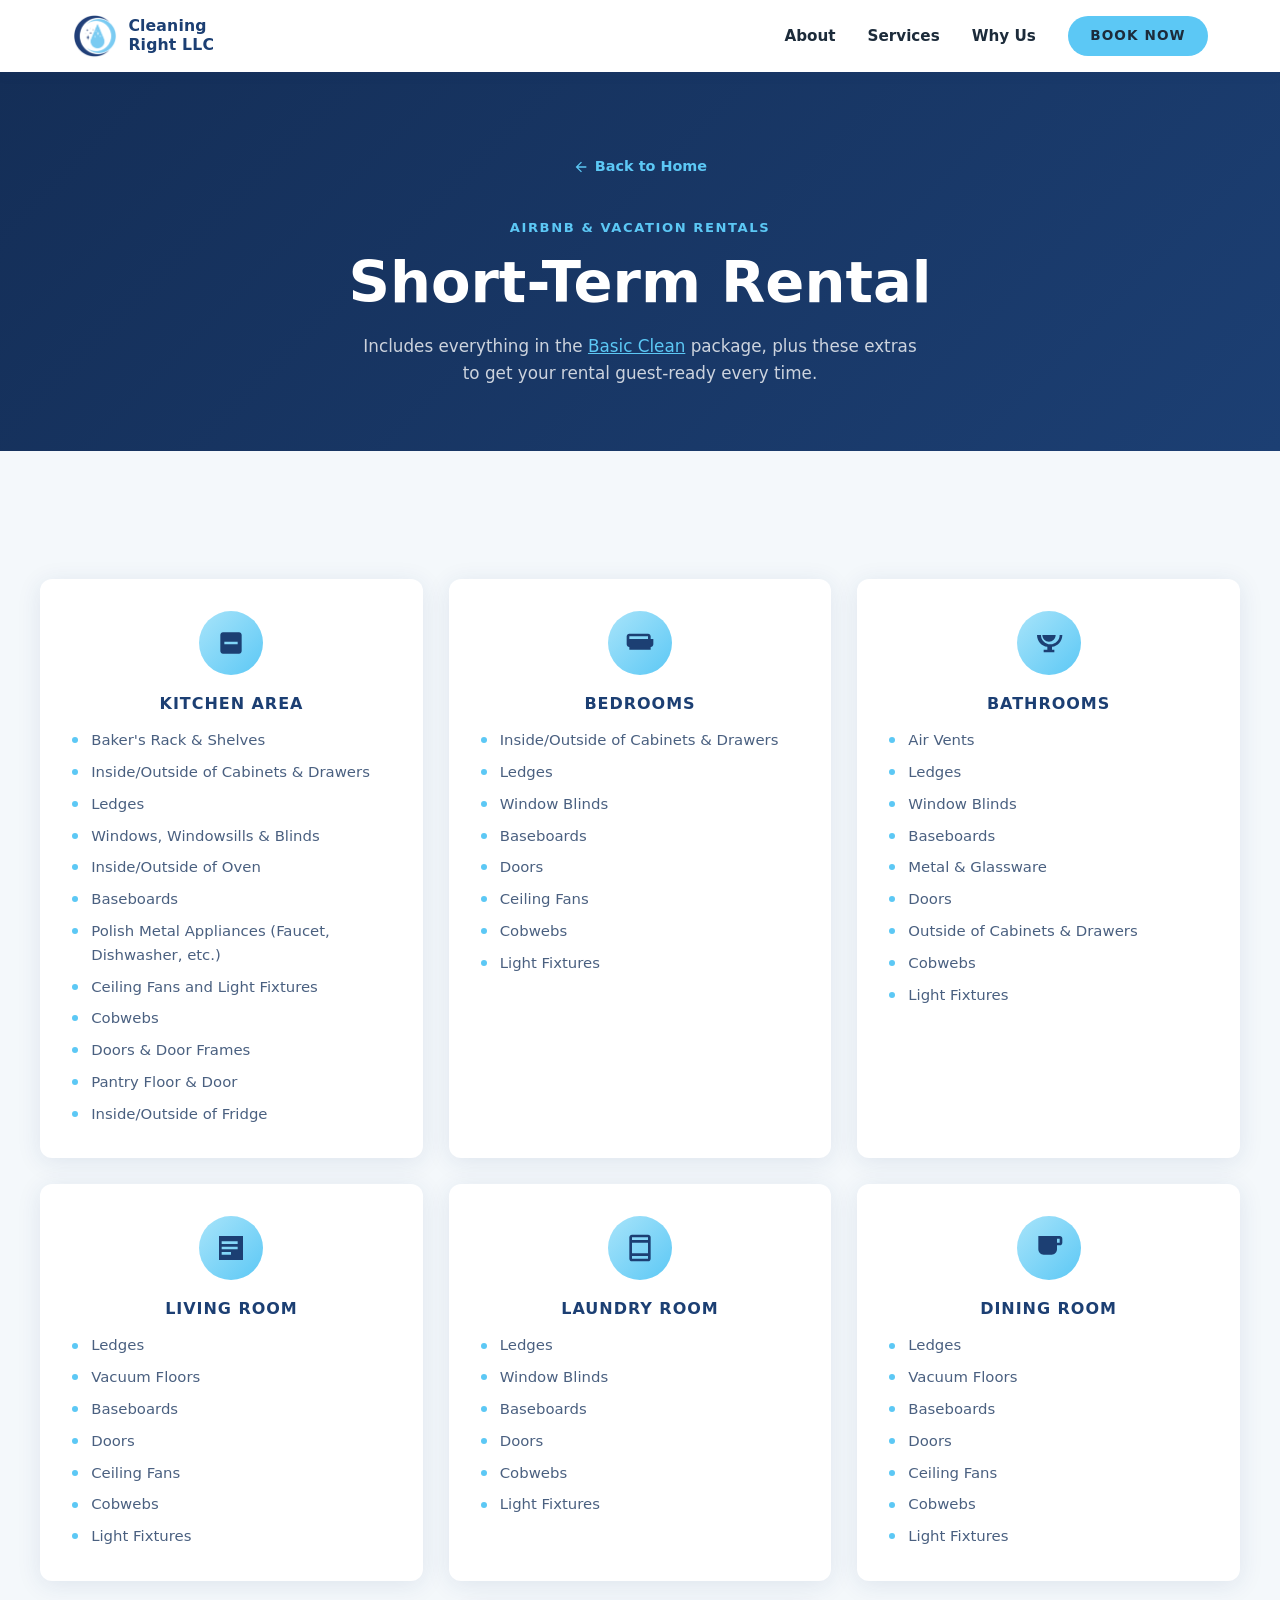
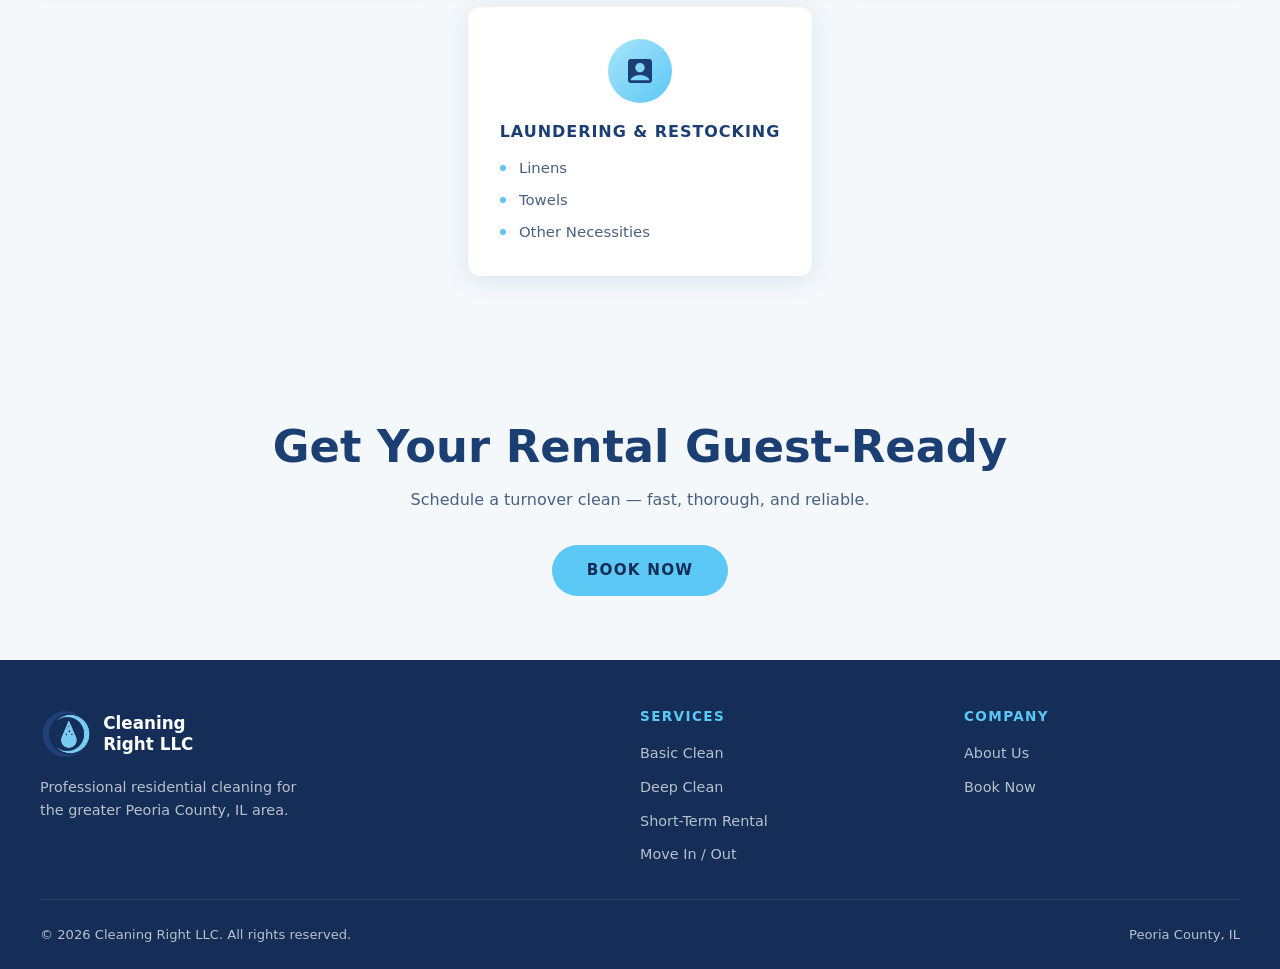
<file: short-term-rental.html>
<!DOCTYPE html>
<html lang="en">
<head>
  <meta charset="UTF-8" />
  <meta name="viewport" content="width=device-width, initial-scale=1.0" />
  <meta name="description" content="Short-Term Rental cleaning package details — Cleaning Right LLC, Peoria County IL." />
  <title>Short-Term Rental | Cleaning Right LLC</title>
  <style>
*, *::before, *::after { box-sizing: border-box; margin: 0; padding: 0; }
:root { --navy: #1C3F73; --navy-dark: #142E57; --blue: #2A6FC9; --sky: #5CC8F5; --sky-light: #A8E4FA; --white: #FFFFFF; --off-white: #F4F8FB; --text: #1C2B3A; --text-muted: #4A6080; --radius: 12px; --shadow: 0 4px 24px rgba(28,63,115,0.10); }
html { scroll-behavior: smooth; }
body { font-family: 'Segoe UI', system-ui, -apple-system, sans-serif; color: var(--text); background: var(--white); line-height: 1.6; }
img { display: block; max-width: 100%; } a { text-decoration: none; color: inherit; }
h1, h2, h3, h4 { font-weight: 700; line-height: 1.2; }
h1 { font-size: clamp(2.2rem, 5vw, 3.6rem); } h2 { font-size: clamp(1.8rem, 3.5vw, 2.8rem); } h3 { font-size: clamp(1.1rem, 2vw, 1.4rem); }
.btn { display: inline-block; padding: 0.85rem 2.2rem; border-radius: 50px; font-weight: 700; font-size: 0.95rem; letter-spacing: 0.08em; text-transform: uppercase; transition: transform 0.2s, box-shadow 0.2s, background 0.2s; cursor: pointer; border: none; }
.btn:hover { transform: translateY(-2px); box-shadow: 0 8px 24px rgba(92,200,245,0.35); }
.btn-primary { background: var(--sky); color: var(--navy-dark); } .btn-primary:hover { background: #3dbef0; }
.btn-navy { background: var(--navy); color: var(--white); } .btn-navy:hover { background: var(--navy-dark); }
.nav { position: sticky; top: 0; z-index: 100; background: var(--white); box-shadow: 0 2px 12px rgba(28,63,115,0.08); }
.nav-inner { max-width: 1200px; margin: 0 auto; padding: 0 2rem; height: 72px; display: flex; align-items: center; justify-content: space-between; }
.nav-logo { display: flex; align-items: center; gap: 0.65rem; }
    .nav-logo img { height: 46px; width: 46px; object-fit: contain; border-radius: 50%; flex-shrink: 0; }
    .nav-brand { font-weight: 800; font-size: 0.98rem; line-height: 1.2; color: var(--navy); letter-spacing: 0.01em; }
.nav-links { display: flex; align-items: center; gap: 2rem; list-style: none; }
.nav-links a { font-weight: 600; font-size: 0.95rem; color: var(--text); transition: color 0.2s; } .nav-links a:hover { color: var(--blue); }
.nav-toggle { display: none; flex-direction: column; gap: 5px; cursor: pointer; background: none; border: none; padding: 4px; }
.nav-toggle span { display: block; width: 26px; height: 3px; background: var(--navy); border-radius: 2px; }
.section { padding: 5rem 2rem; } .section-inner { max-width: 1200px; margin: 0 auto; }
.section-label { display: inline-block; color: var(--blue); font-weight: 700; font-size: 0.82rem; letter-spacing: 0.12em; text-transform: uppercase; margin-bottom: 0.6rem; }
.detail-hero { background: linear-gradient(135deg, var(--navy-dark), var(--navy)); color: var(--white); padding: 4rem 2rem; text-align: center; }
.detail-hero h1 { color: var(--white); margin-bottom: 1rem; }
.detail-hero p { color: rgba(255,255,255,0.78); max-width: 560px; margin: 0 auto; font-size: 1.05rem; }
.detail-hero p a { color: var(--sky); text-decoration: underline; }
.back-nav { max-width: 1200px; margin: 0 auto; padding: 1.2rem 2rem 0; }
.back-link { display: inline-flex; align-items: center; gap: 6px; color: var(--sky); font-weight: 600; font-size: 0.9rem; }
.back-link svg { width: 16px; height: 16px; fill: var(--sky); }
.detail-grid { display: grid; grid-template-columns: repeat(3, 1fr); gap: 1.6rem; margin-top: 3rem; }
.detail-card { background: var(--white); border-radius: var(--radius); box-shadow: var(--shadow); padding: 2rem; }
.detail-card-icon { width: 64px; height: 64px; background: linear-gradient(135deg, var(--sky-light), var(--sky)); border-radius: 50%; display: flex; align-items: center; justify-content: center; margin: 0 auto 1.2rem; }
.detail-card-icon svg { width: 32px; height: 32px; fill: var(--navy); }
.detail-card h3 { color: var(--navy); font-size: 1rem; letter-spacing: 0.06em; text-transform: uppercase; margin-bottom: 1rem; text-align: center; }
.detail-card ul { list-style: none; display: flex; flex-direction: column; gap: 0.5rem; }
.detail-card ul li { color: var(--text-muted); font-size: 0.93rem; padding-left: 1.2rem; position: relative; }
.detail-card ul li::before { content: ''; position: absolute; left: 0; top: 0.55em; width: 6px; height: 6px; border-radius: 50%; background: var(--sky); }
.detail-cta { text-align: center; padding: 4rem 2rem; background: var(--off-white); }
.footer { background: var(--navy-dark); color: rgba(255,255,255,0.7); padding: 3rem 2rem 1.5rem; }
.footer-inner { max-width: 1200px; margin: 0 auto; display: grid; grid-template-columns: 2fr 1fr 1fr; gap: 3rem; padding-bottom: 2rem; border-bottom: 1px solid rgba(255,255,255,0.1); }
.footer-brand-row { display: flex; align-items: center; gap: 0.7rem; margin-bottom: 1rem; }
.footer-brand-row img { height: 52px; width: 52px; object-fit: contain; border-radius: 50%; flex-shrink: 0; }
.footer-brand-row span { color: var(--white); font-weight: 800; font-size: 1.05rem; line-height: 1.25; }
.footer-brand p { font-size: 0.9rem; max-width: 280px; }
.footer-col h4 { color: var(--sky); font-size: 0.85rem; letter-spacing: 0.1em; text-transform: uppercase; margin-bottom: 1rem; }
.footer-links { list-style: none; display: flex; flex-direction: column; gap: 0.5rem; }
.footer-links a { font-size: 0.9rem; } .footer-links a:hover { color: var(--white); }
.footer-bottom { max-width: 1200px; margin: 1.5rem auto 0; display: flex; justify-content: space-between; font-size: 0.82rem; }
@media (max-width: 900px) {
  .detail-grid { grid-template-columns: repeat(2, 1fr); }
  .footer-inner { grid-template-columns: 1fr 1fr; }
  .footer-brand { grid-column: 1 / -1; }
}
@media (max-width: 640px) {
  .nav { padding: 0 1.25rem; }
  .nav-toggle { display: flex; }
  .nav-links {
    display: none; position: absolute; top: 72px; left: 0; right: 0;
    background: var(--white); flex-direction: column;
    padding: 1.2rem 1.5rem 1.5rem; gap: 0;
    box-shadow: 0 12px 30px rgba(0,0,0,0.13);
  }
  .nav-links.open { display: flex; }
  .nav-links li { border-bottom: 1px solid rgba(28,63,115,0.07); }
  .nav-links li:last-child { border-bottom: none; padding-top: 0.8rem; }
  .nav-links a { color: var(--text) !important; font-size: 1rem; display: block; padding: 0.75rem 0; }
  .section { padding: 3rem 1.25rem; }
  .detail-hero { padding: 3rem 1.25rem 2.5rem; }
  .detail-hero h1 { font-size: clamp(1.9rem, 8vw, 2.5rem); }
  .detail-grid { grid-template-columns: 1fr; gap: 1rem; }
  .detail-card { padding: 1.5rem; }
  .detail-card-icon { width: 52px; height: 52px; margin-bottom: 1rem; }
  .detail-card-icon svg { width: 26px; height: 26px; }
  .detail-cta { padding: 3rem 1.25rem; }
  .detail-cta h2 { font-size: 1.6rem; }
  .footer { padding: 2.5rem 1.25rem 1.5rem; }
  .footer-inner { grid-template-columns: 1fr; gap: 1.8rem; }
  .footer-bottom { flex-direction: column; align-items: center; gap: 0.3rem; text-align: center; }
  .back-nav { padding: 1rem 1.25rem 0; }
}
@media (max-width: 380px) {
  .detail-hero h1 { font-size: 1.8rem; }
}
  </style>
</head>
<body>
<script>if("scrollRestoration"in history)history.scrollRestoration="manual";window.scrollTo(0,0);</script>

  <nav class="nav">
    <div class="nav-inner">
      <a class="nav-logo" href="index.html">
        <img src="logo.png" alt="Cleaning Right LLC" />
        <span class="nav-brand">Cleaning<br>Right LLC</span>
      </a>
      <button class="nav-toggle" aria-label="Open menu" onclick="this.closest('nav').querySelector('.nav-links').classList.toggle('open')">
        <span></span><span></span><span></span>
      </button>
      <ul class="nav-links">
        <li><a href="index.html#about">About</a></li>
        <li><a href="index.html#services">Services</a></li>
        <li><a href="index.html#why-us">Why Us</a></li>
        <li><a href="index.html#book" class="btn btn-primary" style="padding:0.55rem 1.4rem;font-size:0.85rem;">Book Now</a></li>
      </ul>
    </div>
  </nav>

  <section class="detail-hero">
    <div class="back-nav">
      <a href="index.html" class="back-link">
        <svg viewBox="0 0 24 24" xmlns="http://www.w3.org/2000/svg"><path d="M20 11H7.83l5.59-5.59L12 4l-8 8 8 8 1.41-1.41L7.83 13H20v-2z"/></svg>
        Back to Home
      </a>
    </div>
    <div style="max-width:700px;margin:2rem auto 0;text-align:center;">
      <span class="section-label" style="color:var(--sky)">Airbnb &amp; Vacation Rentals</span>
      <h1>Short-Term Rental</h1>
      <p>Includes everything in the <a href="basic-clean.html">Basic Clean</a> package, plus these extras to get your rental guest-ready every time.</p>
    </div>
  </section>

  <section class="section" style="background:var(--off-white);">
    <div class="section-inner">
      <div class="detail-grid">

        <div class="detail-card">
          <div class="detail-card-icon">
            <svg viewBox="0 0 24 24" xmlns="http://www.w3.org/2000/svg"><path d="M18 4H6C4.9 4 4 4.9 4 6v12c0 1.1.9 2 2 2h12c1.1 0 2-.9 2-2V6c0-1.1-.9-2-2-2zm-1 9H7v-2h10v2z"/></svg>
          </div>
          <h3>Kitchen Area</h3>
          <ul>
            <li>Baker's Rack &amp; Shelves</li>
            <li>Inside/Outside of Cabinets &amp; Drawers</li>
            <li>Ledges</li>
            <li>Windows, Windowsills &amp; Blinds</li>
            <li>Inside/Outside of Oven</li>
            <li>Baseboards</li>
            <li>Polish Metal Appliances (Faucet, Dishwasher, etc.)</li>
            <li>Ceiling Fans and Light Fixtures</li>
            <li>Cobwebs</li>
            <li>Doors &amp; Door Frames</li>
            <li>Pantry Floor &amp; Door</li>
            <li>Inside/Outside of Fridge</li>
          </ul>
        </div>

        <div class="detail-card">
          <div class="detail-card-icon">
            <svg viewBox="0 0 24 24" xmlns="http://www.w3.org/2000/svg"><path d="M20 9V7c0-1.1-.9-2-2-2H4c-1.1 0-2 .9-2 2v6c0 1.1.9 2 2 2v2h16v-2c1.1 0 2-.9 2-2v-4h-2zm-2 0H4V7h14v2z"/></svg>
          </div>
          <h3>Bedrooms</h3>
          <ul>
            <li>Inside/Outside of Cabinets &amp; Drawers</li>
            <li>Ledges</li>
            <li>Window Blinds</li>
            <li>Baseboards</li>
            <li>Doors</li>
            <li>Ceiling Fans</li>
            <li>Cobwebs</li>
            <li>Light Fixtures</li>
          </ul>
        </div>

        <div class="detail-card">
          <div class="detail-card-icon">
            <svg viewBox="0 0 24 24" xmlns="http://www.w3.org/2000/svg"><path d="M7 6c0 2.76 2.24 5 5 5s5-2.24 5-5H7zm-3 0h2c0 3.86 3.14 7 7 7s7-3.14 7-7h2c0 4.56-3.35 8.33-7.75 8.9V17H16v2H8v-2h2.75v-2.1C6.35 14.33 3 10.56 3 6z"/></svg>
          </div>
          <h3>Bathrooms</h3>
          <ul>
            <li>Air Vents</li>
            <li>Ledges</li>
            <li>Window Blinds</li>
            <li>Baseboards</li>
            <li>Metal &amp; Glassware</li>
            <li>Doors</li>
            <li>Outside of Cabinets &amp; Drawers</li>
            <li>Cobwebs</li>
            <li>Light Fixtures</li>
          </ul>
        </div>

        <div class="detail-card">
          <div class="detail-card-icon">
            <svg viewBox="0 0 24 24" xmlns="http://www.w3.org/2000/svg"><path d="M21 3H3v18h18V3zm-9 14H5v-2h7v2zm5-4H5v-2h12v2zm0-4H5V7h12v2z"/></svg>
          </div>
          <h3>Living Room</h3>
          <ul>
            <li>Ledges</li>
            <li>Vacuum Floors</li>
            <li>Baseboards</li>
            <li>Doors</li>
            <li>Ceiling Fans</li>
            <li>Cobwebs</li>
            <li>Light Fixtures</li>
          </ul>
        </div>

        <div class="detail-card">
          <div class="detail-card-icon">
            <svg viewBox="0 0 24 24" xmlns="http://www.w3.org/2000/svg"><path d="M18 2.01L6 2c-1.1 0-2 .89-2 2v16c0 1.1.9 2 2 2h12c1.1 0 2-.9 2-2V4c0-1.11-.9-1.99-2-1.99zM18 20H6v-2h12v2zm0-4H6V8h12v8zm0-10H6V4h12v2z"/></svg>
          </div>
          <h3>Laundry Room</h3>
          <ul>
            <li>Ledges</li>
            <li>Window Blinds</li>
            <li>Baseboards</li>
            <li>Doors</li>
            <li>Cobwebs</li>
            <li>Light Fixtures</li>
          </ul>
        </div>

        <div class="detail-card">
          <div class="detail-card-icon">
            <svg viewBox="0 0 24 24" xmlns="http://www.w3.org/2000/svg"><path d="M20 3H4v10c0 2.21 1.79 4 4 4h6c2.21 0 4-1.79 4-4v-3h2c1.11 0 2-.89 2-2V5c0-1.11-.89-2-2-2zm0 5h-2V5h2v3z"/></svg>
          </div>
          <h3>Dining Room</h3>
          <ul>
            <li>Ledges</li>
            <li>Vacuum Floors</li>
            <li>Baseboards</li>
            <li>Doors</li>
            <li>Ceiling Fans</li>
            <li>Cobwebs</li>
            <li>Light Fixtures</li>
          </ul>
        </div>

        <div class="detail-card" style="grid-column: 1 / -1; max-width: 400px; margin: 0 auto;">
          <div class="detail-card-icon">
            <svg viewBox="0 0 24 24" xmlns="http://www.w3.org/2000/svg"><path d="M19 3H4.99c-1.1 0-1.98.9-1.98 2L3 19c0 1.1.89 2 1.99 2H19c1.1 0 2-.9 2-2V5c0-1.1-.9-2-2-2zm-7 3c1.93 0 3.5 1.57 3.5 3.5S13.93 13 12 13s-3.5-1.57-3.5-3.5S10.07 6 12 6zm7 13H5v-.23c0-.62.28-1.2.76-1.58C7.47 15.82 9.64 15 12 15s4.53.82 6.24 2.19c.48.38.76.97.76 1.58V19z"/></svg>
          </div>
          <h3>Laundering &amp; Restocking</h3>
          <ul>
            <li>Linens</li>
            <li>Towels</li>
            <li>Other Necessities</li>
          </ul>
        </div>

      </div>
    </div>
  </section>

  <section class="detail-cta">
    <h2 style="color:var(--navy);margin-bottom:0.8rem;">Get Your Rental Guest-Ready</h2>
    <p style="color:var(--text-muted);margin-bottom:2rem;">Schedule a turnover clean — fast, thorough, and reliable.</p>
    <a href="index.html#book" class="btn btn-primary">Book Now</a>
  </section>

  <footer class="footer">
    <div class="footer-inner">
      <div class="footer-brand">
        <div class="footer-brand-row">
          <img src="logo.png" alt="Cleaning Right LLC" />
          <span>Cleaning<br>Right LLC</span>
        </div>
        <p>Professional residential cleaning for the greater Peoria County, IL area.</p>
      </div>
      <div class="footer-col">
        <h4>Services</h4>
        <ul class="footer-links">
          <li><a href="basic-clean.html">Basic Clean</a></li>
          <li><a href="deep-clean.html">Deep Clean</a></li>
          <li><a href="short-term-rental.html">Short-Term Rental</a></li>
          <li><a href="move-in-out.html">Move In / Out</a></li>
        </ul>
      </div>
      <div class="footer-col">
        <h4>Company</h4>
        <ul class="footer-links">
          <li><a href="index.html#about">About Us</a></li>
          <li><a href="index.html#book">Book Now</a></li>
        </ul>
      </div>
    </div>
    <div class="footer-bottom">
      <span>&copy; 2026 Cleaning Right LLC. All rights reserved.</span>
      <span>Peoria County, IL</span>
    </div>
  </footer>

</body>
</html>
</file>
